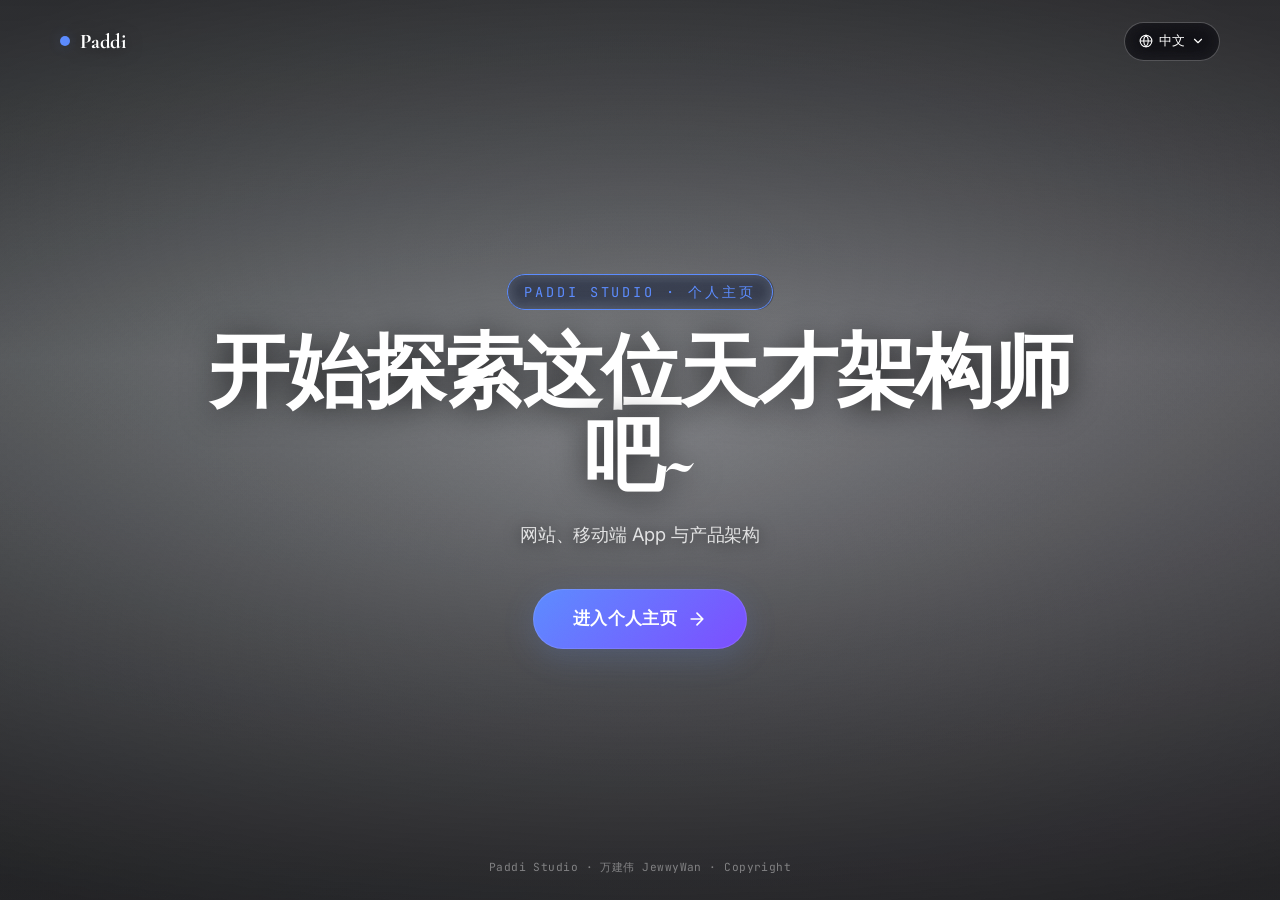
<file: index.html>
<!DOCTYPE html>
<html data-page="index" lang="zh-CN" data-theme="dark">
<head>
  <meta charset="UTF-8">
  <meta name="viewport" content="width=device-width, initial-scale=1.0">
  <title>Paddi Studio · 万建伟 JewwyWan</title>
  <link rel="preconnect" href="https://fonts.googleapis.com">
  <link rel="preconnect" href="https://fonts.gstatic.com" crossorigin>
  <link href="https://fonts.googleapis.com/css2?family=Cormorant+Garamond:wght@400;600;700&family=Inter:wght@300;400;500;600;700&family=JetBrains+Mono:wght@400;500&family=Noto+Sans+JP:wght@400;500&family=Noto+Sans+KR:wght@400;500&display=swap" rel="stylesheet">
  <link rel="stylesheet" href="./css/reset.css?v=20260720a">
  <link rel="stylesheet" href="./css/variables.css?v=20260720a">
  <link rel="stylesheet" href="./css/welcome.css?v=20261010-personal">
  <link rel="stylesheet" href="./css/cursor-ripple.css?v=20260721b">
</head>
<body class="welcome-body">

  <!-- Paddi 品牌记忆动画背景 -->
  <video id="welcome-video" class="welcome-animation" autoplay muted loop playsinline preload="auto" aria-label="Paddi 品牌记忆动画">
    <source src="./assets/paddi-brand-memory-animation.mp4" type="video/mp4">
  </video>

  <!-- 降暗遮罩层 -->
  <div class="welcome-overlay"></div>

  <!-- 背景涟漪 canvas（鼠标移动跟随荡开，pointer-events:none 不挡按钮）-->
  <canvas id="ripple-canvas"></canvas>

  <!-- 主容器 -->
  <div class="welcome-wrap">

    <!-- 顶部品牌栏 -->
    <header class="welcome-top">
      <a href="./home.html" class="welcome-brand">
        <span class="wb-dot"></span>
        <span>Paddi</span>
      </a>

      <!-- 语言切换 -->
      <div class="welcome-lang">
        <button class="welcome-lang-btn" id="langToggle" aria-label="切换语言" aria-haspopup="menu" aria-expanded="false" aria-controls="langDropdown">
          <svg viewBox="0 0 24 24" fill="none" stroke="currentColor" stroke-width="1.8" stroke-linecap="round" stroke-linejoin="round"><circle cx="12" cy="12" r="10"/><path d="M2 12h20M12 2a15.3 15.3 0 014 10 15.3 15.3 0 01-4 10 15.3 15.3 0 01-4-10 15.3 15.3 0 014-10z"/></svg>
          <span id="langCurrent">中文</span>
          <svg viewBox="0 0 24 24" fill="none" stroke="currentColor" stroke-width="2" stroke-linecap="round" stroke-linejoin="round"><path d="M6 9l6 6 6-6"/></svg>
        </button>
        <div class="welcome-lang-dropdown" id="langDropdown" role="menu" aria-label="语言选项">
          <button class="lang-option" data-lang="zh" role="menuitemradio" aria-checked="false"><span class="lang-flag">🇨🇳</span>中文</button>
          <button class="lang-option" data-lang="en" role="menuitemradio" aria-checked="false"><span class="lang-flag">🇬🇧</span>English</button>
          <button class="lang-option" data-lang="ja" role="menuitemradio" aria-checked="false"><span class="lang-flag">🇯🇵</span>日本語</button>
          <button class="lang-option" data-lang="ko" role="menuitemradio" aria-checked="false"><span class="lang-flag">🇰🇷</span>한국어</button>
        </div>
      </div>
    </header>

    <!-- 中央内容 -->
    <main class="welcome-center">
      <div class="welcome-eyebrow" data-i18n="welcome.eyebrow">Paddi Studio · 个人主页</div>

      <h1 class="welcome-title">
        <span data-i18n="welcome.title">开始探索这位天才架构师吧~</span>
      </h1>

      <p class="welcome-subtitle" data-i18n="welcome.subtitle">
        网站、移动端 App 与产品架构
      </p>
      <!-- 进入个人主页 -->
      <div class="welcome-cta">
        <a class="welcome-btn-primary" href="./home.html">
          <span data-i18n="welcome.start">进入个人主页</span>
          <svg viewBox="0 0 24 24" fill="none" stroke="currentColor" stroke-width="2" stroke-linecap="round" stroke-linejoin="round"><path d="M5 12h14M12 5l7 7-7 7"/></svg>
        </a>
      </div>
    </main>

    <!-- 底部 -->
    <footer class="welcome-foot">
      <span data-i18n="welcome.foot">Paddi Studio · 万建伟 JewwyWan · Copyright</span>
    </footer>

  </div>

  <!-- JS -->
  <script src="./JS/i18n.js?v=20261011-i18n2"></script>
  <script src="./JS/ripple.js?v=20260721b"></script>
</body>
</html>
</file>
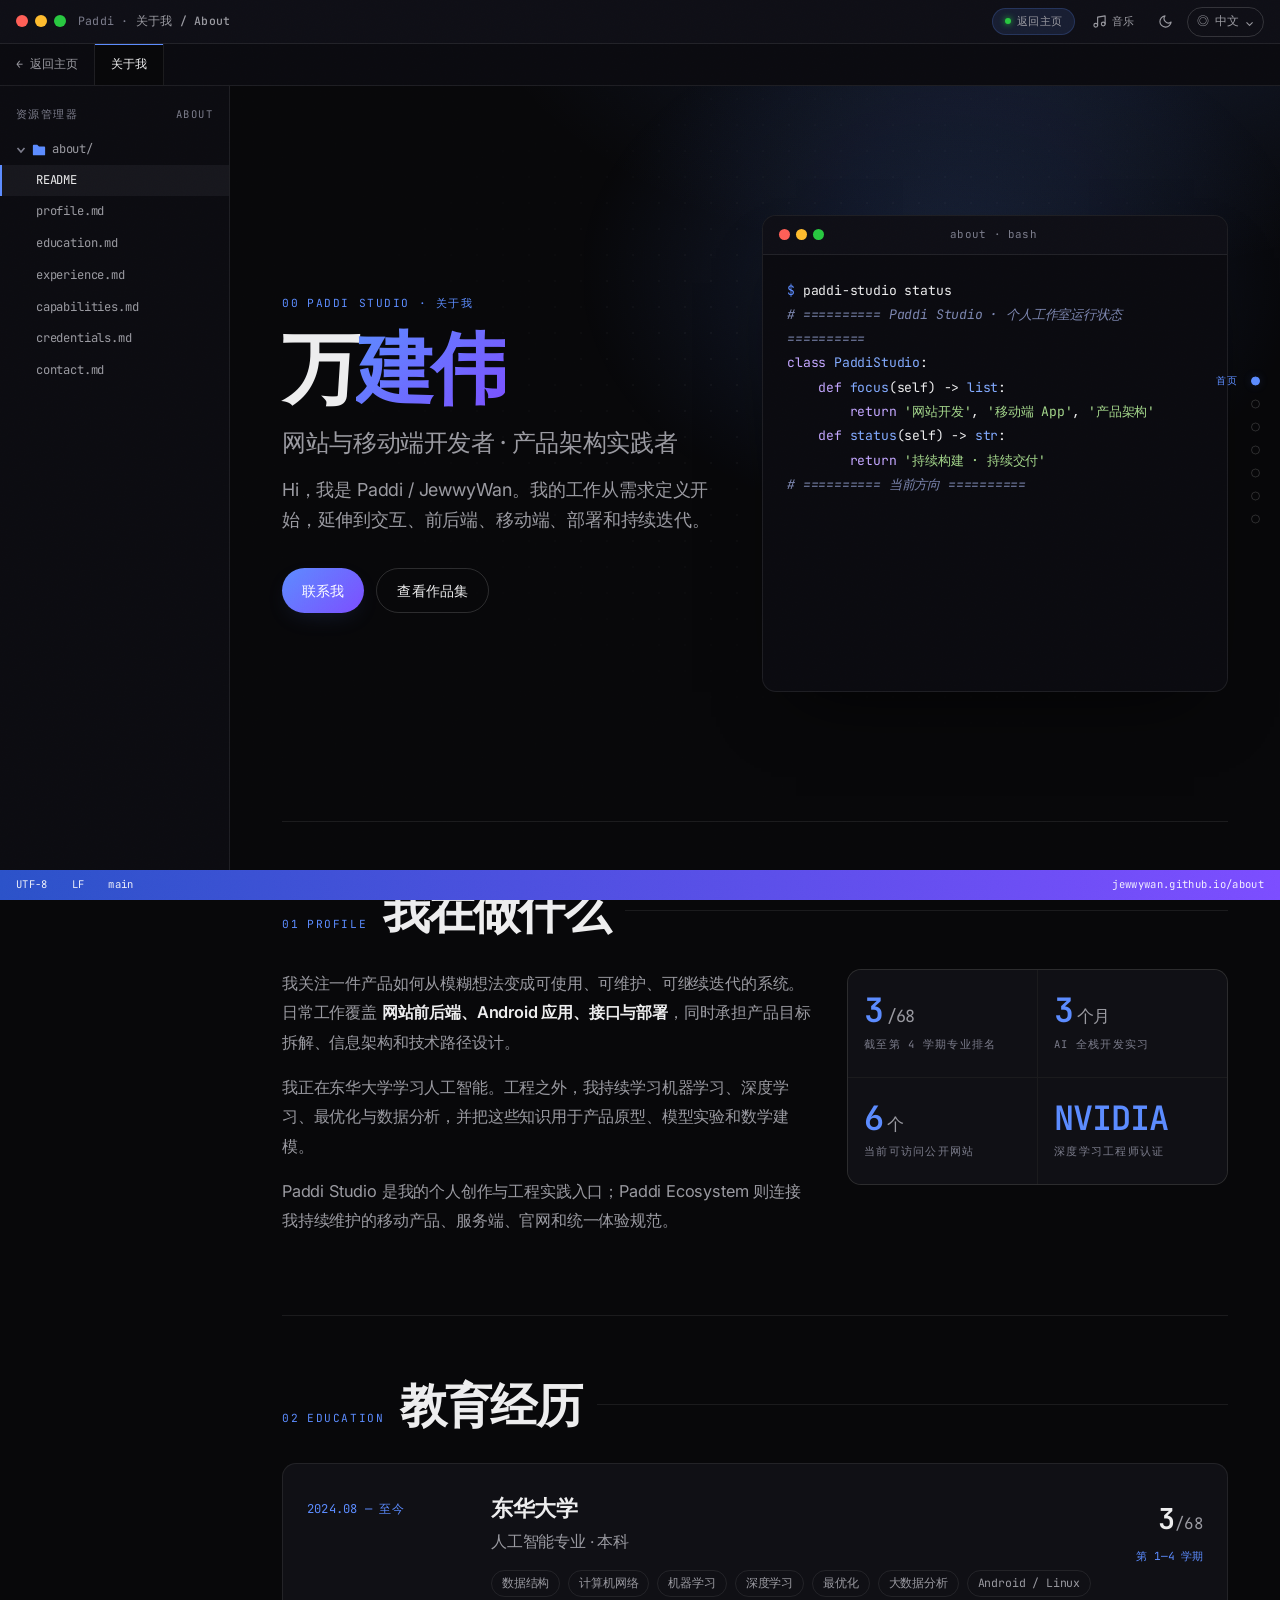
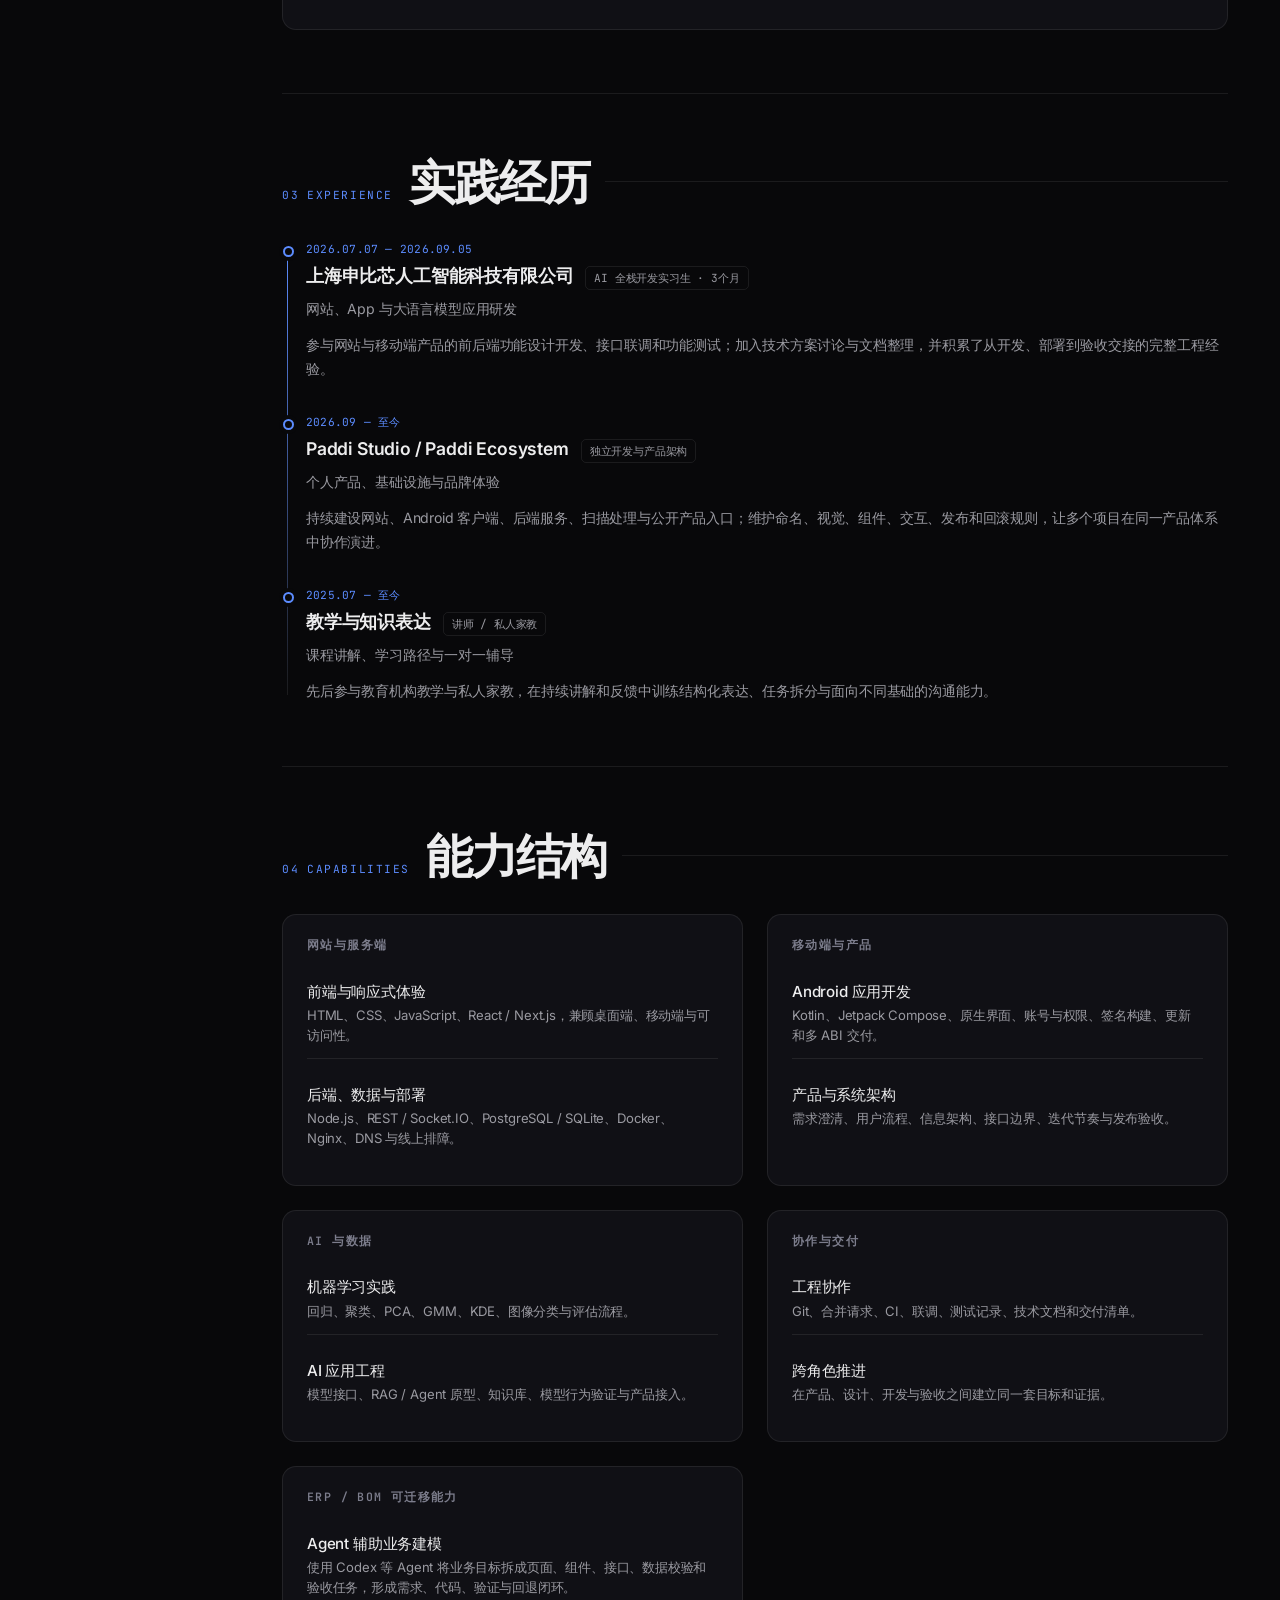
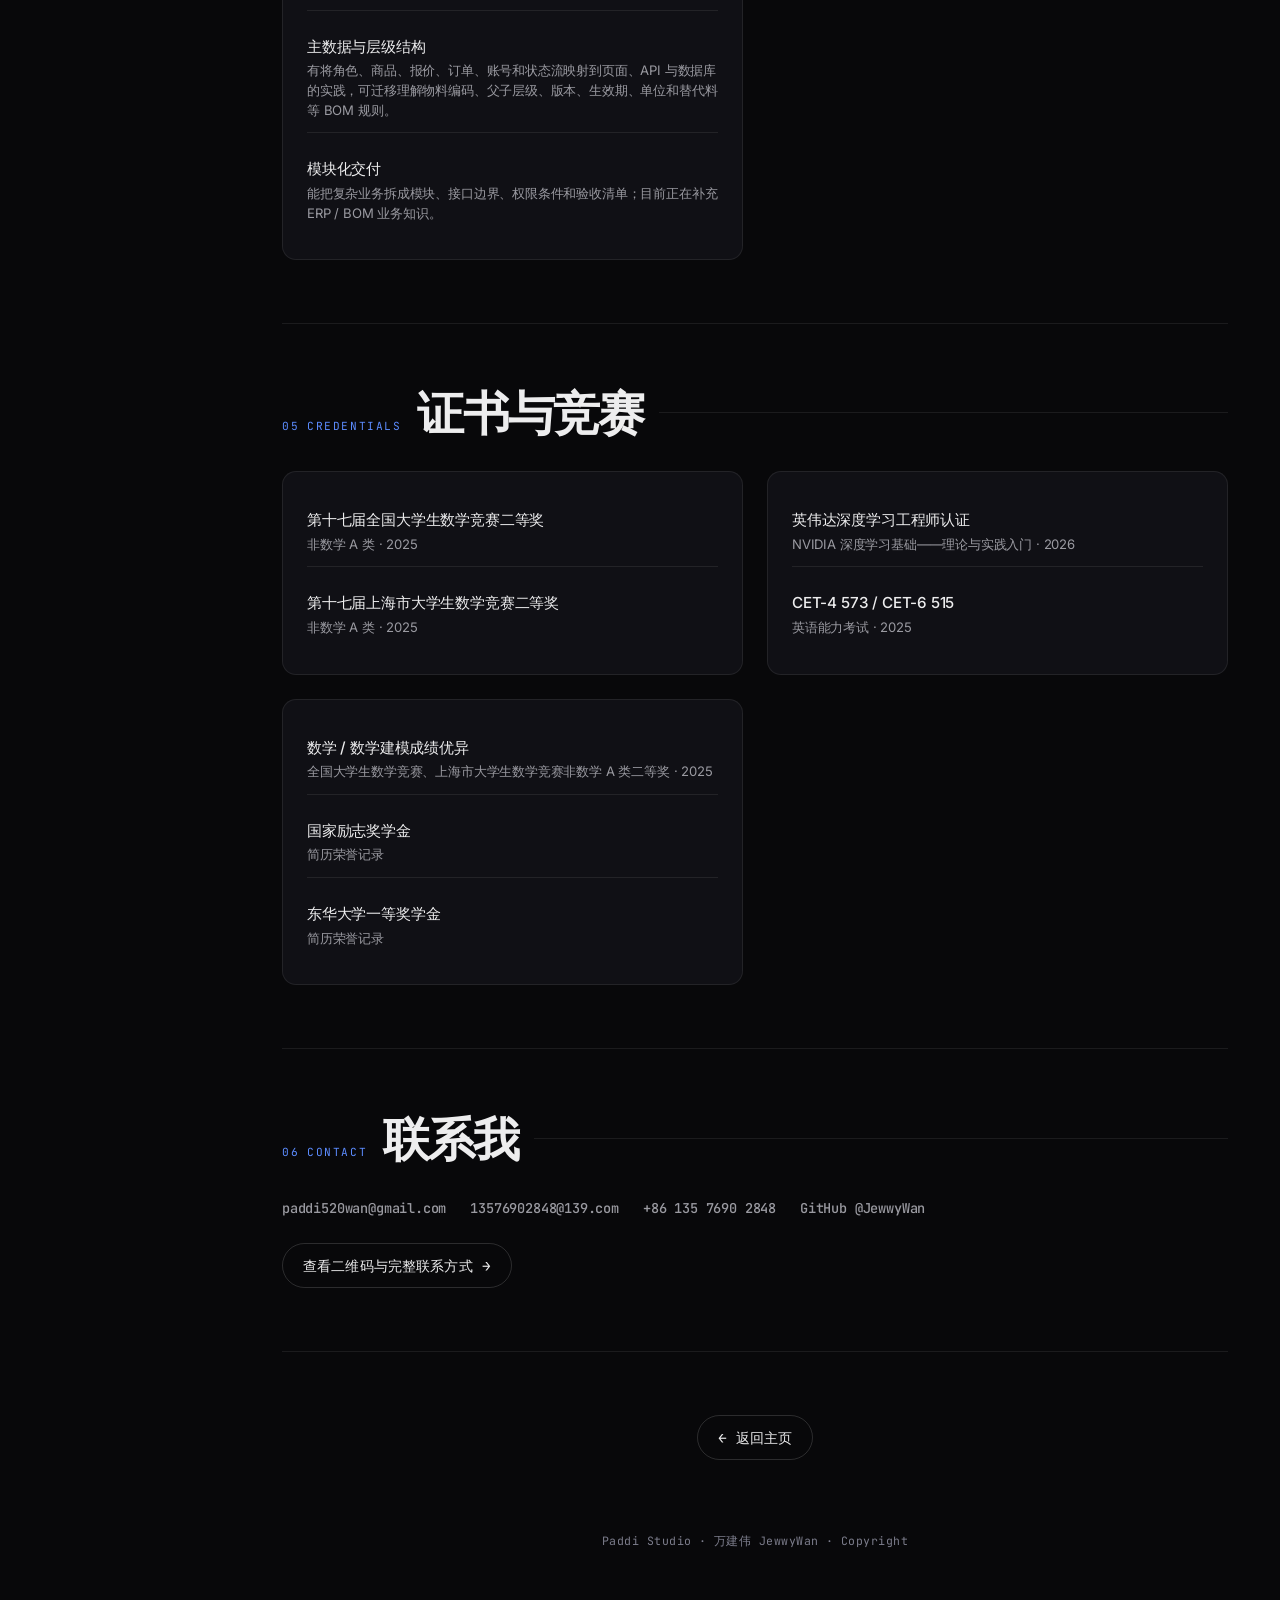
<file: about.html>
<!DOCTYPE html>
<html data-page="about" lang="zh-CN" data-theme="dark">
<head>
  <meta charset="UTF-8">
  <meta name="viewport" content="width=device-width, initial-scale=1.0">
  <meta name="description" content="万建伟 JewwyWan 的个人介绍：网站与移动端开发、产品架构、学习经历、实习与专业能力。">
  <title>关于万建伟 JewwyWan · Paddi Studio</title>
  <link rel="preconnect" href="https://fonts.googleapis.com">
  <link rel="preconnect" href="https://fonts.gstatic.com" crossorigin>
  <link href="https://fonts.googleapis.com/css2?family=Cormorant+Garamond:wght@400;600;700&family=Inter:wght@300;400;500;600&family=JetBrains+Mono:wght@400;500&display=swap" rel="stylesheet">
  <link rel="stylesheet" href="./css/reset.css?v=20260712e">
  <link rel="stylesheet" href="./css/variables.css?v=20260712e">
  <link rel="stylesheet" href="./css/layout.css?v=20260721b">
  <link rel="stylesheet" href="./css/components.css?v=20261010-profile">
  <link rel="stylesheet" href="./css/animations.css?v=20260712e">
  <link rel="stylesheet" href="./css/cursor-ripple.css?v=20260721b">
</head>
<body>
  <canvas id="ripple-canvas"></canvas>
  <audio id="bgm-audio" preload="auto" loop><source src="./assets/bgm-feng.wav" type="audio/wav"></audio>
  <div class="progress" id="progress"></div>

  <div class="titlebar">
    <div class="titlebar-left">
      <div class="traffic"><span class="r"></span><span class="y"></span><span class="g"></span></div>
      <span class="titlebar-path">Paddi · <b>关于我 / About</b></span>
    </div>
    <div class="titlebar-center">万建伟 · Website / App / Product</div>
    <div class="titlebar-right">
      <a href="./home.html" class="status-pill" style="text-decoration:none;color:inherit;"><span class="dot" style="background:var(--green)"></span>返回主页</a>
      <button class="titlebar-music" id="musicToggle" title="播放音乐" aria-label="播放音乐">
        <svg viewBox="0 0 24 24" fill="none" stroke="currentColor" stroke-width="1.8" stroke-linecap="round" stroke-linejoin="round"><path d="M9 18V5l12-2v13"/><circle cx="6" cy="18" r="3"/><circle cx="18" cy="16" r="3"/></svg><span class="music-label">音乐</span>
      </button>
      <button class="theme-btn" id="themeBtn" title="切换主题" aria-label="切换主题"><svg viewBox="0 0 24 24" fill="none" stroke="currentColor" stroke-width="1.8" stroke-linecap="round" stroke-linejoin="round"><path d="M21 12.8A9 9 0 1111.2 3a7 7 0 009.8 9.8z"/></svg></button>
    </div>
  </div>

  <div class="tabstrip">
    <button class="tab" data-href="./home.html">← 返回主页</button>
    <button class="tab active" data-target="about-hero">关于我</button>
  </div>

  <aside class="rail">
    <div class="rail-header"><span>资源管理器</span><span>about</span></div>
    <div class="tree">
      <div class="tree-folder open" data-folder>
        <svg class="chev" viewBox="0 0 10 10" fill="none" stroke="currentColor" stroke-width="1.6"><path d="M3 1.5L7 5L3 8.5"/></svg>
        <svg class="ic" viewBox="0 0 16 16" fill="currentColor"><path d="M1 3a1 1 0 011-1h4l2 2h6a1 1 0 011 1v8a1 1 0 01-1 1H2a1 1 0 01-1-1V3z"/></svg>
        <span>about/</span>
      </div>
      <div class="tree-children">
        <div class="tree-file active" data-scroll="about-hero">README</div>
        <div class="tree-file" data-scroll="about-bg">profile.md</div>
        <div class="tree-file" data-scroll="about-edu">education.md</div>
        <div class="tree-file" data-scroll="about-exp">experience.md</div>
        <div class="tree-file" data-scroll="about-skills">capabilities.md</div>
        <div class="tree-file" data-scroll="about-certs">credentials.md</div>
        <div class="tree-file" data-scroll="about-contact">contact.md</div>
      </div>
    </div>
  </aside>

  <main class="content">
    <section id="about-hero" class="hero rv">
      <div class="hero-left">
        <span class="eyebrow solo">Paddi Studio · 关于我</span>
        <h1>万<span class="grad">建伟</span></h1>
        <p class="role">网站与移动端开发者 · 产品架构实践者</p>
        <p class="lede">Hi，我是 Paddi / JewwyWan。我的工作从需求定义开始，延伸到交互、前后端、移动端、部署和持续迭代。</p>
        <div class="hero-cta"><a href="./contact.html" class="btn pri">联系我</a><a href="./portfolio.html" class="btn ghost">查看作品集</a></div>
      </div>
      <div class="win">
        <div class="win-bar"><div class="traffic"><span class="r"></span><span class="y"></span><span class="g"></span></div><span class="win-title">about · bash</span></div>
        <div class="term" id="terminal-output"></div>
      </div>
    </section>

    <section id="about-bg" class="rv">
      <div class="section-head"><span class="eyebrow">PROFILE</span><h2>我在做什么</h2><span class="head-line"></span></div>
      <div class="about-grid">
        <div class="about-text">
          <p>我关注一件产品如何从模糊想法变成可使用、可维护、可继续迭代的系统。日常工作覆盖 <b>网站前后端、Android 应用、接口与部署</b>，同时承担产品目标拆解、信息架构和技术路径设计。</p>
          <p>我正在东华大学学习人工智能。工程之外，我持续学习机器学习、深度学习、最优化与数据分析，并把这些知识用于产品原型、模型实验和数学建模。</p>
          <p>Paddi Studio 是我的个人创作与工程实践入口；Paddi Ecosystem 则连接我持续维护的移动产品、服务端、官网和统一体验规范。</p>
        </div>
        <div class="stat-grid rv-stagger">
          <div class="stat"><div class="num">3<small>/68</small></div><div class="lbl">截至第 4 学期专业排名</div></div>
          <div class="stat"><div class="num">3<small>个月</small></div><div class="lbl">AI 全栈开发实习</div></div>
          <div class="stat"><div class="num">6<small>个</small></div><div class="lbl">当前可访问公开网站</div></div>
          <div class="stat"><div class="num">NVIDIA</div><div class="lbl">深度学习工程师认证</div></div>
        </div>
      </div>
    </section>

    <section id="about-edu" class="rv">
      <div class="section-head"><span class="eyebrow">EDUCATION</span><h2>教育经历</h2><span class="head-line"></span></div>
      <div class="edu-card">
        <div class="edu-period">2024.08 — 至今</div>
        <div class="edu-main">
          <h3>东华大学</h3>
          <div class="edu-major">人工智能专业 · 本科</div>
          <div class="edu-courses"><span class="chip">数据结构</span><span class="chip">计算机网络</span><span class="chip">机器学习</span><span class="chip">深度学习</span><span class="chip">最优化</span><span class="chip">大数据分析</span><span class="chip">Android / Linux</span></div>
        </div>
        <div class="edu-gpa"><div class="v">3<small>/68</small></div><div class="rank">第 1—4 学期</div></div>
      </div>
    </section>

    <section id="about-exp" class="rv">
      <div class="section-head"><span class="eyebrow">EXPERIENCE</span><h2>实践经历</h2><span class="head-line"></span></div>
      <div class="timeline">
        <article class="tl-item">
          <div class="tl-period">2026.07.07 — 2026.09.05</div>
          <div class="tl-head"><h3>上海申比芯人工智能科技有限公司</h3><span class="role-tag">AI 全栈开发实习生 · 3个月</span></div>
          <div class="tl-org">网站、App 与大语言模型应用研发</div>
          <p class="tl-gain">参与网站与移动端产品的前后端功能设计开发、接口联调和功能测试；加入技术方案讨论与文档整理，并积累了从开发、部署到验收交接的完整工程经验。</p>
        </article>
        <article class="tl-item">
          <div class="tl-period">2026.09 — 至今</div>
          <div class="tl-head"><h3>Paddi Studio / Paddi Ecosystem</h3><span class="role-tag">独立开发与产品架构</span></div>
          <div class="tl-org">个人产品、基础设施与品牌体验</div>
          <p class="tl-gain">持续建设网站、Android 客户端、后端服务、扫描处理与公开产品入口；维护命名、视觉、组件、交互、发布和回滚规则，让多个项目在同一产品体系中协作演进。</p>
        </article>
        <article class="tl-item">
          <div class="tl-period">2025.07 — 至今</div>
          <div class="tl-head"><h3>教学与知识表达</h3><span class="role-tag">讲师 / 私人家教</span></div>
          <div class="tl-org">课程讲解、学习路径与一对一辅导</div>
          <p class="tl-gain">先后参与教育机构教学与私人家教，在持续讲解和反馈中训练结构化表达、任务拆分与面向不同基础的沟通能力。</p>
        </article>
      </div>
    </section>

    <section id="about-skills" class="rv">
      <div class="section-head"><span class="eyebrow">CAPABILITIES</span><h2>能力结构</h2><span class="head-line"></span></div>
      <div class="skill-blocks">
        <article class="skill-block"><h4>网站与服务端</h4><div class="cert-list">
          <div class="cert"><div class="body"><div class="t">前端与响应式体验</div><div class="d">HTML、CSS、JavaScript、React / Next.js，兼顾桌面端、移动端与可访问性。</div></div></div>
          <div class="cert"><div class="body"><div class="t">后端、数据与部署</div><div class="d">Node.js、REST / Socket.IO、PostgreSQL / SQLite、Docker、Nginx、DNS 与线上排障。</div></div></div>
        </div></article>
        <article class="skill-block"><h4>移动端与产品</h4><div class="cert-list">
          <div class="cert"><div class="body"><div class="t">Android 应用开发</div><div class="d">Kotlin、Jetpack Compose、原生界面、账号与权限、签名构建、更新和多 ABI 交付。</div></div></div>
          <div class="cert"><div class="body"><div class="t">产品与系统架构</div><div class="d">需求澄清、用户流程、信息架构、接口边界、迭代节奏与发布验收。</div></div></div>
        </div></article>
        <article class="skill-block"><h4>AI 与数据</h4><div class="cert-list">
          <div class="cert"><div class="body"><div class="t">机器学习实践</div><div class="d">回归、聚类、PCA、GMM、KDE、图像分类与评估流程。</div></div></div>
          <div class="cert"><div class="body"><div class="t">AI 应用工程</div><div class="d">模型接口、RAG / Agent 原型、知识库、模型行为验证与产品接入。</div></div></div>
        </div></article>
        <article class="skill-block"><h4>协作与交付</h4><div class="cert-list">
          <div class="cert"><div class="body"><div class="t">工程协作</div><div class="d">Git、合并请求、CI、联调、测试记录、技术文档和交付清单。</div></div></div>
          <div class="cert"><div class="body"><div class="t">跨角色推进</div><div class="d">在产品、设计、开发与验收之间建立同一套目标和证据。</div></div></div>
        </div></article>
        <article class="skill-block skill-block-erp"><h4>ERP / BOM 可迁移能力</h4><div class="cert-list">
          <div class="cert"><div class="body"><div class="t">Agent 辅助业务建模</div><div class="d">使用 Codex 等 Agent 将业务目标拆成页面、组件、接口、数据校验和验收任务，形成需求、代码、验证与回退闭环。</div></div></div>
          <div class="cert"><div class="body"><div class="t">主数据与层级结构</div><div class="d">有将角色、商品、报价、订单、账号和状态流映射到页面、API 与数据库的实践，可迁移理解物料编码、父子层级、版本、生效期、单位和替代料等 BOM 规则。</div></div></div>
          <div class="cert"><div class="body"><div class="t">模块化交付</div><div class="d">能把复杂业务拆成模块、接口边界、权限条件和验收清单；目前正在补充 ERP / BOM 业务知识。</div></div></div>
        </div></article>
      </div>
    </section>

    <section id="about-certs" class="rv">
      <div class="section-head"><span class="eyebrow">CREDENTIALS</span><h2>证书与竞赛</h2><span class="head-line"></span></div>
      <div class="skill-blocks">
        <article class="skill-block"><div class="cert-list">
          <div class="cert"><div class="body"><div class="t">第十七届全国大学生数学竞赛二等奖</div><div class="d">非数学 A 类 · 2025</div></div></div>
          <div class="cert"><div class="body"><div class="t">第十七届上海市大学生数学竞赛二等奖</div><div class="d">非数学 A 类 · 2025</div></div></div>
        </div></article>
        <article class="skill-block"><div class="cert-list">
          <div class="cert"><div class="body"><div class="t">英伟达深度学习工程师认证</div><div class="d">NVIDIA 深度学习基础——理论与实践入门 · 2026</div></div></div>
          <div class="cert"><div class="body"><div class="t">CET-4 573 / CET-6 515</div><div class="d">英语能力考试 · 2025</div></div></div>
        </div></article>
        <article class="skill-block"><div class="cert-list">
          <div class="cert"><div class="body"><div class="t">数学 / 数学建模成绩优异</div><div class="d">全国大学生数学竞赛、上海市大学生数学竞赛非数学 A 类二等奖 · 2025</div></div></div>
          <div class="cert"><div class="body"><div class="t">国家励志奖学金</div><div class="d">简历荣誉记录</div></div></div>
          <div class="cert"><div class="body"><div class="t">东华大学一等奖学金</div><div class="d">简历荣誉记录</div></div></div>
        </div></article>
      </div>
    </section>

    <section id="about-contact" class="rv">
      <div class="section-head"><span class="eyebrow">CONTACT</span><h2>联系我</h2><span class="head-line"></span></div>
      <div class="contact-inline">
        <a href="mailto:paddi520wan@gmail.com" class="plink">paddi520wan@gmail.com</a>
        <a href="mailto:13576902848@139.com" class="plink">13576902848@139.com</a>
        <a href="tel:+8613576902848" class="plink">+86 135 7690 2848</a>
        <a href="https://github.com/JewwyWan" target="_blank" rel="noopener" class="plink">GitHub @JewwyWan</a>
      </div>
      <div style="margin-top:var(--sp-5)"><a href="./contact.html" class="btn ghost">查看二维码与完整联系方式 →</a></div>
    </section>

    <section id="back" class="rv" style="text-align:center;padding-bottom:var(--sp-8)">
      <a href="./home.html" class="btn ghost">← 返回主页</a>
      <div class="foot-sig" style="margin-top:var(--sp-5)">Paddi Studio · 万建伟 JewwyWan · Copyright</div>
    </section>
  </main>

  <nav class="scrollnav">
    <a href="#about-hero" data-id="about-hero" data-label="首页"></a>
    <a href="#about-bg" data-id="about-bg" data-label="简介"></a>
    <a href="#about-edu" data-id="about-edu" data-label="教育"></a>
    <a href="#about-exp" data-id="about-exp" data-label="经历"></a>
    <a href="#about-skills" data-id="about-skills" data-label="能力"></a>
    <a href="#about-certs" data-id="about-certs" data-label="证书"></a>
    <a href="#about-contact" data-id="about-contact" data-label="联系"></a>
  </nav>
  <div class="statusbar"><div class="sb-item">UTF-8</div><div class="sb-item">LF</div><div class="sb-item">main</div><div class="sb-spacer"></div><div class="sb-item">jewwywan.github.io/about</div></div>

  <script src="./JS/copy.js?v=20260712e"></script>
  <script src="./JS/i18n.js?v=20261011-i18n2"></script>
  <script src="./JS/terminal.js?v=20261010-personal"></script>
  <script src="./JS/main.js?v=20260721b"></script>
  <script src="./JS/music.js?v=20260712e"></script>
  <script src="./JS/nav.js?v=20261011-dark"></script>
  <script src="./JS/ripple.js?v=20260721b"></script>
</body>
</html>
</file>
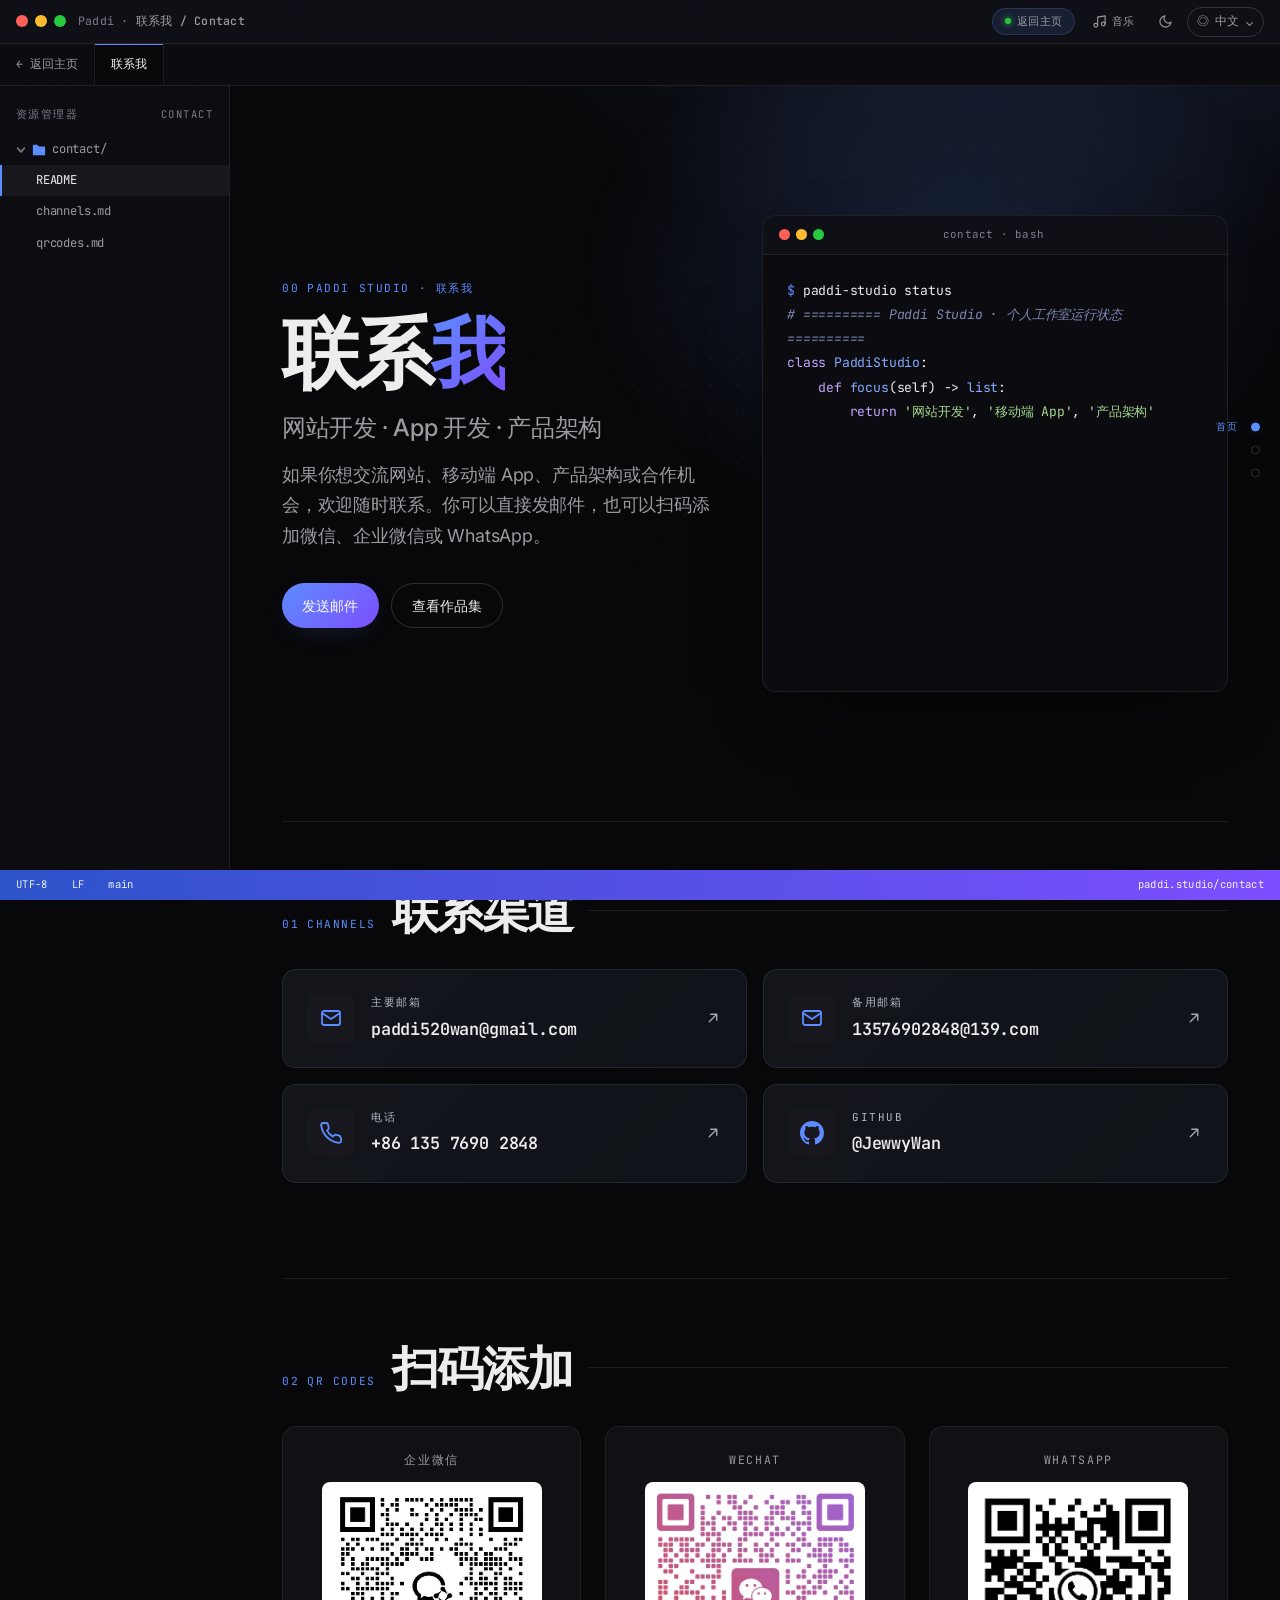
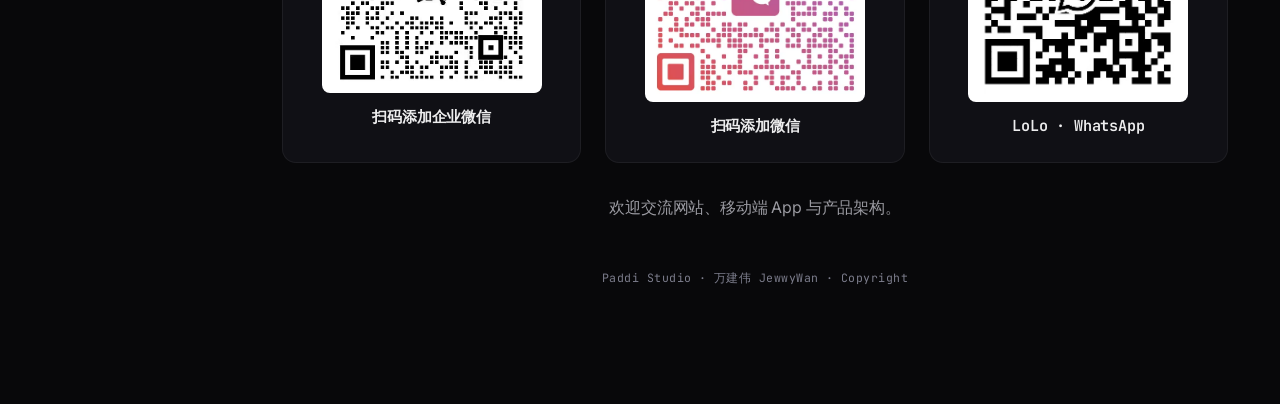
<file: contact.html>
<!DOCTYPE html>
<html data-page="contact" lang="zh-CN" data-theme="dark">
<head>
  <meta charset="UTF-8">
  <meta name="viewport" content="width=device-width, initial-scale=1.0">
  <title>Paddi Studio · 联系我 Contact</title>
  <link rel="preconnect" href="https://fonts.googleapis.com">
  <link rel="preconnect" href="https://fonts.gstatic.com" crossorigin>
  <link href="https://fonts.googleapis.com/css2?family=Cormorant+Garamond:wght@400;600;700&family=Inter:wght@300;400;500;600&family=JetBrains+Mono:wght@400;500&display=swap" rel="stylesheet">
  <link rel="stylesheet" href="./css/reset.css?v=20260712e">
  <link rel="stylesheet" href="./css/variables.css?v=20260712e">
  <link rel="stylesheet" href="./css/layout.css?v=20260721b">
  <link rel="stylesheet" href="./css/components.css?v=20260721c">
  <link rel="stylesheet" href="./css/animations.css?v=20260712e">
  <link rel="stylesheet" href="./css/cursor-ripple.css?v=20260721b">
</head>
<body>
  <!-- 背景涟漪 canvas（鼠标移动跟随荡开，pointer-events:none 不挡按钮）-->
  <canvas id="ripple-canvas"></canvas>

  <!-- 背景音乐（枫 · 纯音乐，跨子页面持续播放） -->
  <audio id="bgm-audio" preload="auto" loop>
    <source src="./assets/bgm-feng.wav" type="audio/wav">
  </audio>

  <!-- 顶部阅读进度条 -->
  <div class="progress" id="progress"></div>

  <!-- 顶部 titlebar -->
  <div class="titlebar">
    <div class="titlebar-left">
      <div class="traffic">
        <span class="r"></span><span class="y"></span><span class="g"></span>
      </div>
      <span class="titlebar-path">Paddi · <b>联系我 / Contact</b></span>
    </div>
    <div class="titlebar-center">万建伟 · Website / App / Product</div>
    <div class="titlebar-right">
      <a href="./home.html" class="status-pill" style="text-decoration:none;color:inherit;">
        <span class="dot" style="background:var(--green)"></span>返回主页
      </a>
      <!-- 音乐切换 -->
      <button class="titlebar-music" id="musicToggle" title="播放音乐" aria-label="播放音乐">
        <svg viewBox="0 0 24 24" fill="none" stroke="currentColor" stroke-width="1.8" stroke-linecap="round" stroke-linejoin="round"><path d="M9 18V5l12-2v13"/><circle cx="6" cy="18" r="3"/><circle cx="18" cy="16" r="3"/></svg>
        <span class="music-label">音乐</span>
      </button>
      <button class="theme-btn" id="themeBtn" title="切换主题" aria-label="切换主题">
        <svg viewBox="0 0 24 24" fill="none" stroke="currentColor" stroke-width="1.8" stroke-linecap="round" stroke-linejoin="round"><path d="M21 12.8A9 9 0 1111.2 3a7 7 0 009.8 9.8z"/></svg>
      </button>
    </div>
  </div>

  <!-- Tab 栏 -->
  <div class="tabstrip">
    <button class="tab" data-href="./home.html">← 返回主页</button>
    <button class="tab active" data-target="contact-hero">联系我</button>
  </div>

  <!-- 左侧文件树 -->
  <aside class="rail">
    <div class="rail-header"><span>资源管理器</span><span>contact</span></div>
    <div class="tree">
      <div class="tree-folder open" data-folder>
        <svg class="chev" viewBox="0 0 10 10" fill="none" stroke="currentColor" stroke-width="1.6" stroke-linecap="round" stroke-linejoin="round"><path d="M3 1.5L7 5L3 8.5"/></svg>
        <svg class="ic" viewBox="0 0 16 16" fill="currentColor"><path d="M1 3a1 1 0 011-1h4l2 2h6a1 1 0 011 1v8a1 1 0 01-1 1H2a1 1 0 01-1-1V3z"/></svg>
        <span>contact/</span>
      </div>
      <div class="tree-children">
        <div class="tree-file active" data-scroll="contact-hero">README</div>
        <div class="tree-file" data-scroll="contact-cards">channels.md</div>
        <div class="tree-file" data-scroll="contact-qr">qrcodes.md</div>
      </div>
    </div>
  </aside>

  <!-- 主内容区 -->
  <main class="content">
    <!-- Hero 首屏 -->
    <section id="contact-hero" class="hero rv">
      <div class="hero-left">
        <span class="eyebrow solo">Paddi Studio · 联系我</span>
        <h1>联系<span class="grad">我</span></h1>
        <p class="role">网站开发 · App 开发 · 产品架构</p>
        <p class="lede">如果你想交流网站、移动端 App、产品架构或合作机会，欢迎随时联系。你可以直接发邮件，也可以扫码添加微信、企业微信或 WhatsApp。</p>
        <div class="hero-cta">
          <a href="mailto:paddi520wan@gmail.com" class="btn pri">发送邮件</a>
          <a href="./portfolio.html" class="btn ghost">查看作品集</a>
        </div>
      </div>
      <!-- 终端窗口 -->
      <div class="win">
        <div class="win-bar">
          <div class="traffic">
            <span class="r"></span><span class="y"></span><span class="g"></span>
          </div>
          <span class="win-title">contact · bash</span>
        </div>
        <div class="term" id="terminal-output"></div>
      </div>
    </section>

    <!-- 01 联系卡片 -->
    <section id="contact-cards" class="rv">
      <div class="section-head">
        <span class="eyebrow">CHANNELS</span>
        <h2>联系渠道</h2>
        <span class="head-line"></span>
      </div>

      <div class="contact-cards">
        <a href="mailto:paddi520wan@gmail.com" class="contact-card">
          <div class="cc-icon">
            <svg viewBox="0 0 24 24" fill="none" stroke="currentColor" stroke-width="1.8" stroke-linecap="round" stroke-linejoin="round"><rect x="3" y="5" width="18" height="14" rx="2"/><path d="M3 7l9 6 9-6"/></svg>
          </div>
          <div class="cc-body">
            <div class="cc-label">主要邮箱</div>
            <div class="cc-value" data-copy="paddi520wan@gmail.com">paddi520wan@gmail.com</div>
          </div>
          <svg class="cc-arrow" viewBox="0 0 24 24" fill="none" stroke="currentColor" stroke-width="1.8" stroke-linecap="round" stroke-linejoin="round"><path d="M7 17L17 7M9 7h8v8"/></svg>
        </a>

        <a href="mailto:13576902848@139.com" class="contact-card">
          <div class="cc-icon">
            <svg viewBox="0 0 24 24" fill="none" stroke="currentColor" stroke-width="1.8" stroke-linecap="round" stroke-linejoin="round"><rect x="3" y="5" width="18" height="14" rx="2"/><path d="M3 7l9 6 9-6"/></svg>
          </div>
          <div class="cc-body">
            <div class="cc-label">备用邮箱</div>
            <div class="cc-value" data-copy="13576902848@139.com">13576902848@139.com</div>
          </div>
          <svg class="cc-arrow" viewBox="0 0 24 24" fill="none" stroke="currentColor" stroke-width="1.8" stroke-linecap="round" stroke-linejoin="round"><path d="M7 17L17 7M9 7h8v8"/></svg>
        </a>

        <a href="tel:+8613576902848" class="contact-card">
          <div class="cc-icon">
            <svg viewBox="0 0 24 24" fill="none" stroke="currentColor" stroke-width="1.8" stroke-linecap="round" stroke-linejoin="round"><path d="M22 16.9v3a2 2 0 01-2.2 2 19.8 19.8 0 01-8.6-3.1 19.5 19.5 0 01-6-6A19.8 19.8 0 012.1 4.2 2 2 0 014.1 2h3a2 2 0 012 1.7c.1.9.3 1.8.6 2.6a2 2 0 01-.5 2.1L8 9.6a16 16 0 006 6l1.2-1.2a2 2 0 012.1-.5c.8.3 1.7.5 2.6.6a2 2 0 011.7 2z"/></svg>
          </div>
          <div class="cc-body">
            <div class="cc-label">电话</div>
            <div class="cc-value">+86 135 7690 2848</div>
          </div>
          <svg class="cc-arrow" viewBox="0 0 24 24" fill="none" stroke="currentColor" stroke-width="1.8" stroke-linecap="round" stroke-linejoin="round"><path d="M7 17L17 7M9 7h8v8"/></svg>
        </a>

        <a href="https://github.com/JewwyWan" target="_blank" rel="noopener" class="contact-card">
          <div class="cc-icon">
            <svg viewBox="0 0 24 24" fill="currentColor"><path d="M12 0C5.37 0 0 5.37 0 12c0 5.31 3.435 9.795 8.205 11.385.6.105.825-.255.825-.57 0-.285-.015-1.23-.015-2.235-3.015.555-3.795-.735-4.035-1.41-.135-.345-.72-1.41-1.23-1.695-.42-.225-1.02-.78-.015-.795.945-.015 1.62.87 1.845 1.23 1.08 1.815 2.805 1.305 3.495.99.105-.78.42-1.305.765-1.605-2.67-.3-5.46-1.335-5.46-5.925 0-1.305.465-2.385 1.23-3.225-.12-.3-.54-1.53.12-3.18 0 0 1.005-.315 3.3 1.23.96-.27 1.98-.405 3-.405s2.04.135 3 .405c2.295-1.56 3.3-1.23 3.3-1.23.66 1.65.24 2.88.12 3.18.765.84 1.23 1.905 1.23 3.225 0 4.605-2.805 5.625-5.475 5.925.435.375.81 1.095.81 2.22 0 1.605-.015 2.895-.015 3.3 0 .315.225.69.825.57A12.02 12.02 0 0024 12c0-6.63-5.37-12-12-12z"/></svg>
          </div>
          <div class="cc-body">
            <div class="cc-label">GitHub</div>
            <div class="cc-value">@JewwyWan</div>
          </div>
          <svg class="cc-arrow" viewBox="0 0 24 24" fill="none" stroke="currentColor" stroke-width="1.8" stroke-linecap="round" stroke-linejoin="round"><path d="M7 17L17 7M9 7h8v8"/></svg>
        </a>
      </div>
    </section>

    <!-- 02 二维码 -->
    <section id="contact-qr" class="rv">
      <div class="section-head">
        <span class="eyebrow">QR CODES</span>
        <h2>扫码添加</h2>
        <span class="head-line"></span>
      </div>

      <div class="qr-grid">
        <article class="qr-card">
          <div class="qr-card-inner">
            <div class="qr-label">企业微信</div>
            <img src="./assets/qr-wechat-work.png" alt="企业微信二维码" class="qr-img" />
            <div class="qr-name">扫码添加企业微信</div>
          </div>
        </article>
        <article class="qr-card">
          <div class="qr-card-inner">
            <div class="qr-label">WeChat</div>
            <img src="./assets/qr-wechat.png" alt="WeChat 二维码" class="qr-img" />
            <div class="qr-name">扫码添加微信</div>
          </div>
        </article>
        <article class="qr-card">
          <div class="qr-card-inner">
            <div class="qr-label">WhatsApp</div>
            <a href="./assets/qr-whatsapp-square.jpg" target="_blank" rel="noopener" aria-label="打开 WhatsApp 二维码">
              <img src="./assets/qr-whatsapp-square.jpg" alt="WhatsApp 联系人 LoLo 的二维码" class="qr-img" />
            </a>
            <div class="qr-name">LoLo · WhatsApp</div>
          </div>
        </article>
      </div>
      <div class="contact-note-footer">欢迎交流网站、移动端 App 与产品架构。</div>
      <div class="foot-sig">Paddi Studio · 万建伟 JewwyWan · Copyright</div>
    </section>
  </main>

  <!-- 右侧滚动导航点 -->
  <nav class="scrollnav">
    <a href="#contact-hero" data-id="contact-hero" data-label="首页"></a>
    <a href="#contact-cards" data-id="contact-cards" data-label="渠道"></a>
    <a href="#contact-qr" data-id="contact-qr" data-label="二维码"></a>
  </nav>

  <!-- 底部状态栏 -->
  <div class="statusbar">
    <div class="sb-item">UTF-8</div>
    <div class="sb-item">LF</div>
    <div class="sb-item">main</div>
    <div class="sb-spacer"></div>
    <div class="sb-item">paddi.studio/contact</div>
  </div>

  <!-- JS 脚本引入 -->
  <script src="./JS/copy.js?v=20260712e"></script>
  <script src="./JS/i18n.js?v=20261011-i18n2"></script>
  <script src="./JS/terminal.js?v=20261010-personal"></script>
  <script src="./JS/main.js?v=20260721b"></script>
  <script src="./JS/music.js?v=20260712e"></script>
  <script src="./JS/nav.js?v=20261011-dark"></script>
  <script src="./JS/ripple.js?v=20260721b"></script>
</body>
</html>
</file>
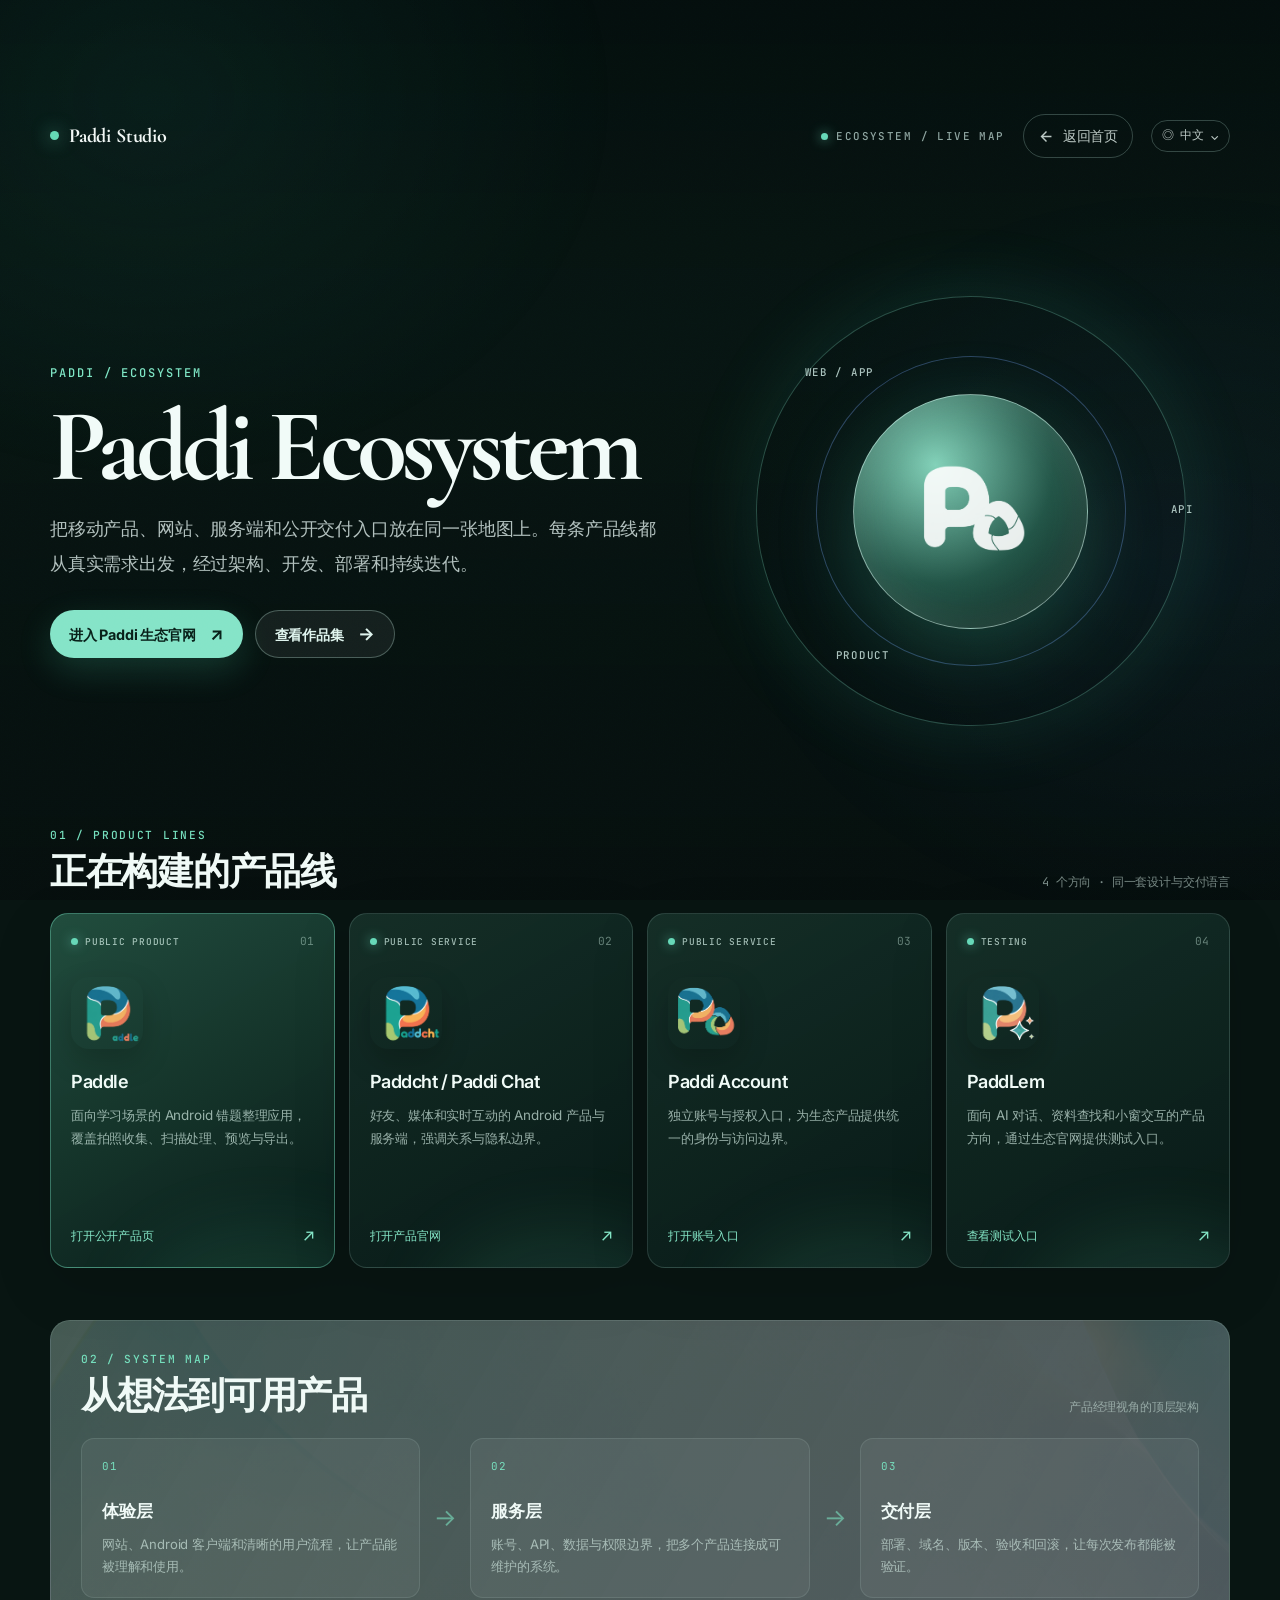
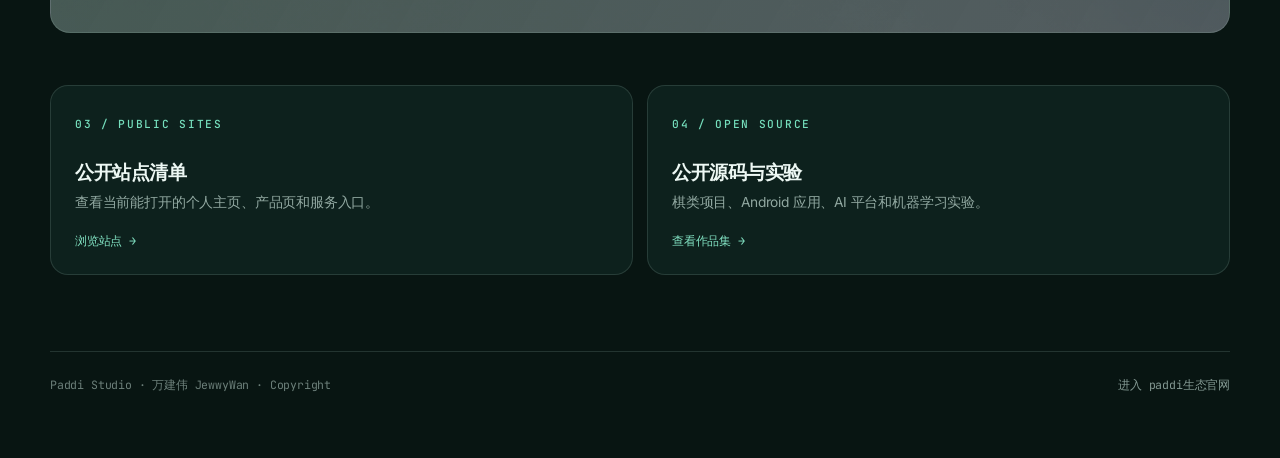
<file: ecosystem.html>
<!DOCTYPE html>
<html data-page="ecosystem" lang="zh-CN" data-theme="dark">
<head>
  <meta charset="UTF-8">
  <meta name="viewport" content="width=device-width, initial-scale=1.0">
  <meta name="description" content="Paddi Ecosystem：万建伟持续建设的网站、移动产品、服务端和公开产品入口。">
  <title>Paddi Ecosystem · 万建伟 JewwyWan</title>
  <link rel="preconnect" href="https://fonts.googleapis.com">
  <link rel="preconnect" href="https://fonts.gstatic.com" crossorigin>
  <link href="https://fonts.googleapis.com/css2?family=Cormorant+Garamond:wght@600;700&family=Inter:wght@400;500;600;700&family=JetBrains+Mono:wght@400;500&display=swap" rel="stylesheet">
  <link rel="stylesheet" href="./css/reset.css?v=20260712e">
  <link rel="stylesheet" href="./css/variables.css?v=20260712e">
  <link rel="stylesheet" href="./css/sites.css?v=20261011-ecosystem">
</head>
<body class="ecosystem-body">
  <video class="eco-video" autoplay muted loop playsinline preload="metadata" aria-hidden="true">
    <source src="./assets/paddi-brand-memory-animation.mp4" type="video/mp4">
  </video>
  <div class="eco-video-shade" aria-hidden="true"></div>
  <div class="sites-glow" aria-hidden="true"></div>

  <header class="sites-header eco-header">
    <a class="sites-brand" href="./home.html" aria-label="返回 Paddi Studio 首页"><span class="sites-brand-dot" aria-hidden="true"></span><span>Paddi Studio</span></a>
    <div class="eco-header-actions">
      <span class="eco-live"><i></i> ECOSYSTEM / LIVE MAP</span>
      <a class="back-link" href="./home.html"><svg viewBox="0 0 24 24" fill="none" stroke="currentColor" stroke-width="2"><path d="M19 12H5M12 19l-7-7 7-7"/></svg>返回首页</a>
    </div>
  </header>

  <main class="eco-main">
    <section class="eco-hero" aria-labelledby="eco-title">
      <div class="eco-hero-copy">
        <p class="sites-kicker">Paddi / Ecosystem</p>
        <h1 id="eco-title">Paddi <span>Ecosystem</span></h1>
        <p class="eco-intro">把移动产品、网站、服务端和公开交付入口放在同一张地图上。每条产品线都从真实需求出发，经过架构、开发、部署和持续迭代。</p>
        <div class="eco-actions">
          <a class="eco-button primary" href="https://paddi-chat.8-210-143-238.sslip.io/downloads/paddi/" target="_blank" rel="noopener">进入 Paddi 生态官网 <span>↗</span></a>
          <a class="eco-button secondary" href="./portfolio.html">查看作品集 <span>→</span></a>
        </div>
      </div>
      <div class="eco-hero-art" aria-label="Paddi 产品生态标志">
        <div class="eco-ring ring-a"></div><div class="eco-ring ring-b"></div>
        <div class="eco-core"><img src="./assets/ecosystem-paddi-mark.png" alt="Paddi 标志"></div>
        <span class="eco-orbit-label label-top">WEB / APP</span>
        <span class="eco-orbit-label label-right">API</span>
        <span class="eco-orbit-label label-bottom">PRODUCT</span>
      </div>
    </section>

    <section class="eco-products" aria-labelledby="products-title">
      <div class="eco-section-head"><div><p class="eco-index">01 / PRODUCT LINES</p><h2 id="products-title">正在构建的产品线</h2></div><p class="eco-section-note">4 个方向 · 同一套设计与交付语言</p></div>
      <div class="eco-product-grid">
        <a class="eco-product-card featured" href="https://jewwywan.github.io/Paddi-Products/" target="_blank" rel="noopener">
          <div class="eco-card-top"><span class="eco-status"><i></i> PUBLIC PRODUCT</span><span class="eco-card-num">01</span></div>
          <img src="./assets/ecosystem-paddle.png" alt="Paddle 图标" class="eco-product-icon">
          <h3>Paddle</h3><p>面向学习场景的 Android 错题整理应用，覆盖拍照收集、扫描处理、预览与导出。</p>
          <span class="eco-card-link">打开公开产品页 <b>↗</b></span>
        </a>
        <a class="eco-product-card" href="https://paddi-chat.8-210-143-238.sslip.io/" target="_blank" rel="noopener">
          <div class="eco-card-top"><span class="eco-status"><i></i> PUBLIC SERVICE</span><span class="eco-card-num">02</span></div>
          <img src="./assets/ecosystem-paddcht.png" alt="Paddcht 图标" class="eco-product-icon">
          <h3>Paddcht / Paddi Chat</h3><p>好友、媒体和实时互动的 Android 产品与服务端，强调关系与隐私边界。</p>
          <span class="eco-card-link">打开产品官网 <b>↗</b></span>
        </a>
        <a class="eco-product-card" href="https://account.8-210-143-238.sslip.io/" target="_blank" rel="noopener">
          <div class="eco-card-top"><span class="eco-status"><i></i> PUBLIC SERVICE</span><span class="eco-card-num">03</span></div>
          <img src="./assets/ecosystem-paddi-mark.png" alt="Paddi Account 图标" class="eco-product-icon">
          <h3>Paddi Account</h3><p>独立账号与授权入口，为生态产品提供统一的身份与访问边界。</p>
          <span class="eco-card-link">打开账号入口 <b>↗</b></span>
        </a>
        <a class="eco-product-card" href="https://paddi-chat.8-210-143-238.sslip.io/downloads/paddi/" target="_blank" rel="noopener">
          <div class="eco-card-top"><span class="eco-status"><i></i> TESTING</span><span class="eco-card-num">04</span></div>
          <img src="./assets/ecosystem-paddlem.png" alt="PaddLem 图标" class="eco-product-icon eco-product-icon-alt">
          <h3>PaddLem</h3><p>面向 AI 对话、资料查找和小窗交互的产品方向，通过生态官网提供测试入口。</p>
          <span class="eco-card-link">查看测试入口 <b>↗</b></span>
        </a>
      </div>
    </section>

    <section class="eco-architecture" aria-labelledby="architecture-title">
      <div class="eco-section-head"><div><p class="eco-index">02 / SYSTEM MAP</p><h2 id="architecture-title">从想法到可用产品</h2></div><p class="eco-section-note">产品经理视角的顶层架构</p></div>
      <div class="eco-flow">
        <article><span>01</span><strong>体验层</strong><p>网站、Android 客户端和清晰的用户流程，让产品能被理解和使用。</p></article>
        <div class="eco-flow-line" aria-hidden="true">→</div>
        <article><span>02</span><strong>服务层</strong><p>账号、API、数据与权限边界，把多个产品连接成可维护的系统。</p></article>
        <div class="eco-flow-line" aria-hidden="true">→</div>
        <article><span>03</span><strong>交付层</strong><p>部署、域名、版本、验收和回滚，让每次发布都能被验证。</p></article>
      </div>
    </section>

    <section class="eco-bottom-grid" aria-label="生态入口">
      <a href="./sites.html" class="eco-bottom-card"><span class="eco-index">03 / PUBLIC SITES</span><h3>公开站点清单</h3><p>查看当前能打开的个人主页、产品页和服务入口。</p><b>浏览站点 →</b></a>
      <a href="./portfolio.html" class="eco-bottom-card"><span class="eco-index">04 / OPEN SOURCE</span><h3>公开源码与实验</h3><p>棋类项目、Android 应用、AI 平台和机器学习实验。</p><b>查看作品集 →</b></a>
    </section>
  </main>

  <footer class="sites-footer eco-footer"><span>Paddi Studio · 万建伟 JewwyWan · Copyright</span><a href="https://paddi-chat.8-210-143-238.sslip.io/downloads/paddi/" target="_blank" rel="noopener">进入 paddi生态官网</a></footer>
  <script src="./JS/i18n.js?v=20261011-i18n2"></script>
</body>
</html>
</file>
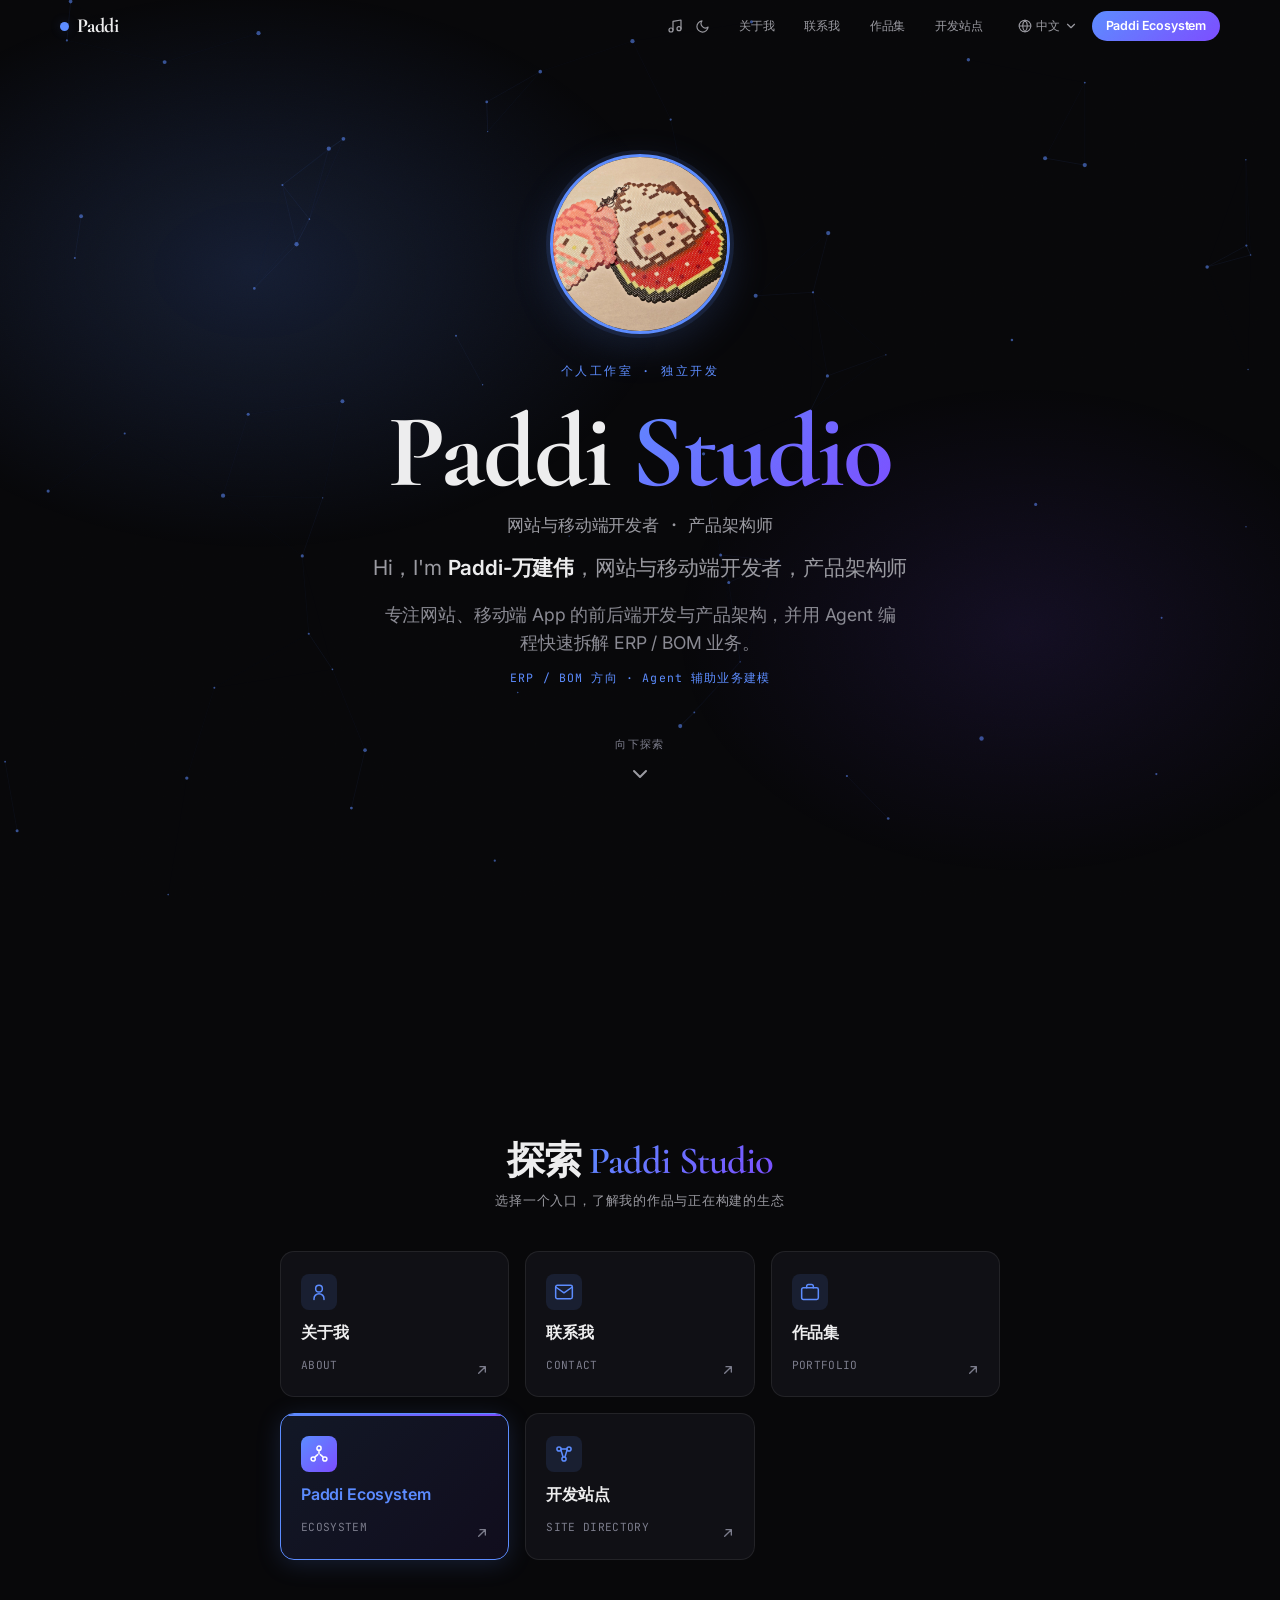
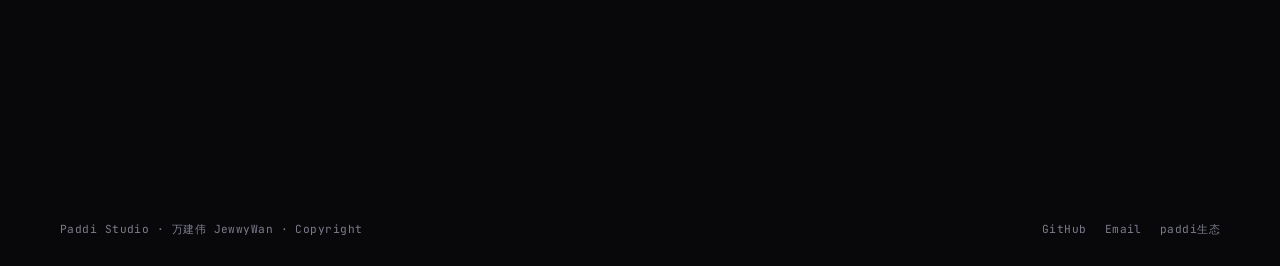
<file: home.html>
<!DOCTYPE html>
<html data-page="home" lang="zh-CN" data-theme="dark">
<head>
  <meta charset="UTF-8">
  <meta name="viewport" content="width=device-width, initial-scale=1.0">
  <title>Paddi Studio · 万建伟 JewwyWan</title>
  <link rel="preconnect" href="https://fonts.googleapis.com">
  <link rel="preconnect" href="https://fonts.gstatic.com" crossorigin>
  <link href="https://fonts.googleapis.com/css2?family=Cormorant+Garamond:wght@400;600;700&family=Inter:wght@300;400;500;600;700&family=JetBrains+Mono:wght@400;500&family=Noto+Sans+JP:wght@400;500&family=Noto+Sans+KR:wght@400;500&display=swap" rel="stylesheet">
  <link rel="stylesheet" href="./css/reset.css?v=20260712e">
  <link rel="stylesheet" href="./css/variables.css?v=20260712e">
  <link rel="stylesheet" href="./css/landing.css?v=20261010-personal">
  <link rel="stylesheet" href="./css/cursor-ripple.css?v=20260721b">
</head>
<body class="landing-body">

  <!-- 背景涟漪 canvas（鼠标移动跟随荡开，pointer-events:none 不挡按钮）-->
  <canvas id="ripple-canvas"></canvas>

  <!-- 动态粒子背景 -->
  <canvas id="bg-particles"></canvas>
  <div class="landing-glow"></div>

  <!-- 背景音乐 -->
  <audio id="bgm-audio" preload="auto" loop>
    <source src="./assets/bgm-feng.wav" type="audio/wav">
  </audio>

  <!-- ===== 顶部导航栏（展开→收缩）===== -->
    <nav class="floating-nav" id="floatingNav" aria-label="主导航">
    <a href="#screen-1" class="fn-brand" id="fnBrand">
      <span class="fn-brand-dot"></span>
      <span>Paddi</span>
    </a>
    <div class="fn-items" id="fnItems">
      <button class="fn-music" id="musicToggle" type="button" title="播放音乐" aria-label="播放音乐">
        <svg class="music-note" viewBox="0 0 24 24" fill="none" stroke="currentColor" stroke-width="1.8" stroke-linecap="round" stroke-linejoin="round"><path d="M9 18V5l12-2v13"/><circle cx="6" cy="18" r="3"/><circle cx="18" cy="16" r="3"/></svg>
        <span class="music-label">音乐</span>
      </button>
      <button class="fn-theme" id="fnThemeBtn" type="button" title="切换主题" aria-label="切换主题">
        <svg viewBox="0 0 24 24" fill="none" stroke="currentColor" stroke-width="1.8" stroke-linecap="round" stroke-linejoin="round"><path d="M21 12.8A9 9 0 1111.2 3a7 7 0 009.8 9.8z"/></svg>
      </button>
      <div class="fn-divider"></div>
      <a href="./about.html" class="fn-item fn-link" data-i18n="nav.about">关于我</a>
      <a href="./contact.html" class="fn-item fn-link" data-i18n="nav.contact">联系我</a>
      <a href="./portfolio.html" class="fn-item fn-link" data-i18n="nav.portfolio">作品集</a>
      <a href="./sites.html" class="fn-item fn-link" data-i18n="nav.sites">开发站点</a>
      <div class="fn-divider"></div>
      <div class="fn-lang">
        <button class="fn-lang-btn" id="langToggle" type="button" aria-label="切换语言" aria-haspopup="menu" aria-expanded="false" aria-controls="langDropdown">
          <svg viewBox="0 0 24 24" fill="none" stroke="currentColor" stroke-width="1.8" stroke-linecap="round" stroke-linejoin="round"><circle cx="12" cy="12" r="10"/><path d="M2 12h20M12 2a15.3 15.3 0 014 10 15.3 15.3 0 01-4 10 15.3 15.3 0 01-4-10 15.3 15.3 0 014-10z"/></svg>
          <span id="langCurrent">中文</span>
          <svg viewBox="0 0 24 24" fill="none" stroke="currentColor" stroke-width="2" stroke-linecap="round" stroke-linejoin="round"><path d="M6 9l6 6 6-6"/></svg>
        </button>
        <div class="lang-dropdown" id="langDropdown" role="menu" aria-label="语言选项">
          <button class="lang-option" type="button" data-lang="zh" role="menuitemradio" aria-checked="false"><span class="lang-flag">🇨🇳</span>中文</button>
          <button class="lang-option" type="button" data-lang="en" role="menuitemradio" aria-checked="false"><span class="lang-flag">🇬🇧</span>English</button>
          <button class="lang-option" type="button" data-lang="ja" role="menuitemradio" aria-checked="false"><span class="lang-flag">🇯🇵</span>日本語</button>
          <button class="lang-option" type="button" data-lang="ko" role="menuitemradio" aria-checked="false"><span class="lang-flag">🇰🇷</span>한국어</button>
        </div>
      </div>
      <a href="./ecosystem.html" class="fn-item fn-cta" data-i18n="nav.ecosystem">Paddi Ecosystem</a>
      <button class="fn-mobile-toggle" id="fnMobileToggle" type="button" aria-label="菜单" aria-controls="fnItems" aria-expanded="false">
        <svg viewBox="0 0 24 24" fill="none" stroke="currentColor" stroke-width="2" stroke-linecap="round" stroke-linejoin="round"><path d="M3 12h18M3 6h18M3 18h18"/></svg>
      </button>
    </div>
  </nav>

  <div class="landing-wrap">

    <!-- ===== 第一屏：Hero 问候 ===== -->
    <section class="landing-screen-1" id="screen-1">
      <!-- 生活照 -->
      <img src="./assets/portrait.jpg?v=20260731b" alt="像素风拼豆挂件" class="landing-portrait">

      <div class="landing-eyebrow" data-i18n="hero.eyebrow">个人工作室 · 独立开发</div>
      <h1 class="landing-title">Paddi<span class="grad"> Studio</span></h1>
      <div class="landing-subtitle" data-i18n="hero.subtitle">网站与移动端开发者 · 产品架构师</div>
      <p class="landing-greeting">
        <span data-i18n="hero.greetingBefore">Hi，I'm </span><b>Paddi-万建伟</b><span data-i18n="hero.greetingAfter">，网站与移动端开发者，产品架构师</span>
      </p>
      <p class="landing-tagline" data-i18n="hero.tagline">专注网站、移动端 App 的前后端开发与产品架构，并用 Agent 编程快速拆解 ERP / BOM 业务。</p>
      <div class="landing-focus" data-i18n="hero.focus">ERP / BOM 方向 · Agent 辅助业务建模</div>

      <!-- 下滑指示器 -->
      <a href="#screen-2" class="scroll-indicator">
        <span class="scroll-indicator-text" data-i18n="hero.scroll">向下探索</span>
        <svg class="scroll-indicator-arrow" viewBox="0 0 24 24" fill="none" stroke="currentColor" stroke-width="2" stroke-linecap="round" stroke-linejoin="round"><path d="M6 9l6 6 6-6"/></svg>
      </a>
    </section>

    <!-- ===== 第二屏：站点导航 ===== -->
    <section class="landing-screen-2" id="screen-2">
      <h2 class="landing-screen-2-title">
        <span data-i18n="screen2.title">探索</span> <span class="grad">Paddi Studio</span>
      </h2>
      <p class="landing-screen-2-sub" data-i18n="screen2.sub">选择一个入口，了解我的作品与正在构建的生态</p>

            <nav class="landing-nav" aria-label="Paddi Studio 页面入口">
        <a href="./about.html" class="landing-card">
          <div class="lc-icon"><svg viewBox="0 0 24 24" fill="none" stroke="currentColor" stroke-width="1.8" stroke-linecap="round" stroke-linejoin="round"><circle cx="12" cy="8" r="4"/><path d="M6 21v-1a6 6 0 0112 0v1"/></svg></div>
          <div class="lc-label" data-i18n="card.about.label">关于我</div><div class="lc-desc" data-i18n="card.about.desc">ABOUT</div>
          <svg class="lc-arrow" viewBox="0 0 24 24" fill="none" stroke="currentColor" stroke-width="2" stroke-linecap="round" stroke-linejoin="round"><path d="M7 17L17 7M9 7h8v8"/></svg>
        </a>
        <a href="./contact.html" class="landing-card">
          <div class="lc-icon"><svg viewBox="0 0 24 24" fill="none" stroke="currentColor" stroke-width="1.8" stroke-linecap="round" stroke-linejoin="round"><path d="M22 6l-10 7L2 6"/><rect x="2" y="4" width="20" height="16" rx="2"/></svg></div>
          <div class="lc-label" data-i18n="card.contact.label">联系我</div><div class="lc-desc" data-i18n="card.contact.desc">CONTACT</div>
          <svg class="lc-arrow" viewBox="0 0 24 24" fill="none" stroke="currentColor" stroke-width="2" stroke-linecap="round" stroke-linejoin="round"><path d="M7 17L17 7M9 7h8v8"/></svg>
        </a>
        <a href="./portfolio.html" class="landing-card">
          <div class="lc-icon"><svg viewBox="0 0 24 24" fill="none" stroke="currentColor" stroke-width="1.8" stroke-linecap="round" stroke-linejoin="round"><rect x="2" y="7" width="20" height="14" rx="2"/><path d="M16 7V5a2 2 0 00-2-2h-4a2 2 0 00-2 2v2"/></svg></div>
          <div class="lc-label" data-i18n="card.portfolio.label">作品集</div><div class="lc-desc" data-i18n="card.portfolio.desc">PORTFOLIO</div>
          <svg class="lc-arrow" viewBox="0 0 24 24" fill="none" stroke="currentColor" stroke-width="2" stroke-linecap="round" stroke-linejoin="round"><path d="M7 17L17 7M9 7h8v8"/></svg>
        </a>
        <a href="./ecosystem.html" class="landing-card landing-card-highlight">
          <div class="lc-icon"><svg viewBox="0 0 24 24" fill="none" stroke="currentColor" stroke-width="1.8" stroke-linecap="round" stroke-linejoin="round"><circle cx="12" cy="5" r="2.5"/><circle cx="5" cy="18" r="2.5"/><circle cx="19" cy="18" r="2.5"/><path d="M12 7.5v4M10.4 12.7l-3.1 2.8M13.6 12.7l3.1 2.8"/></svg></div>
          <div class="lc-label" data-i18n="card.ecosystem.label">Paddi Ecosystem</div><div class="lc-desc" data-i18n="card.ecosystem.desc">ECOSYSTEM</div>
          <svg class="lc-arrow" viewBox="0 0 24 24" fill="none" stroke="currentColor" stroke-width="2" stroke-linecap="round" stroke-linejoin="round"><path d="M7 17L17 7M9 7h8v8"/></svg>
        </a>
        <a href="./sites.html" class="landing-card">
          <div class="lc-icon"><svg viewBox="0 0 24 24" fill="none" stroke="currentColor" stroke-width="1.8" stroke-linecap="round" stroke-linejoin="round"><circle cx="6" cy="6" r="2.5"/><circle cx="18" cy="6" r="2.5"/><circle cx="12" cy="18" r="2.5"/><path d="M8.3 7.2l2.5 8M15.7 7.2l-2.5 8M8.5 6h7"/></svg></div>
          <div class="lc-label" data-i18n="card.sites.label">开发站点</div><div class="lc-desc" data-i18n="card.sites.desc">SITE DIRECTORY</div>
          <svg class="lc-arrow" viewBox="0 0 24 24" fill="none" stroke="currentColor" stroke-width="2" stroke-linecap="round" stroke-linejoin="round"><path d="M7 17L17 7M9 7h8v8"/></svg>
        </a>
      </nav>
    </section>

    <!-- 底栏 -->
        <footer class="landing-foot">
      <span data-i18n="foot.copy">Paddi Studio · 万建伟 JewwyWan · Copyright</span>
      <div class="lf-links">
        <a href="https://github.com/JewwyWan" target="_blank" rel="noopener">GitHub</a>
        <a href="mailto:paddi520wan@gmail.com">Email</a>
        <a href="https://paddi-chat.8-210-143-238.sslip.io/downloads/paddi/" target="_blank" rel="noopener" data-i18n="foot.ecosystem">paddi生态</a>
      </div>
    </footer>

  </div>

  <!-- JS -->
  <script src="./JS/i18n.js?v=20261011-i18n2"></script>
  <script src="./JS/music.js?v=20260712e"></script>
  <script src="./JS/landing.js?v=20261011-dark-erp"></script>
  <script src="./JS/particles.js?v=20260721b"></script>
  <script src="./JS/ripple.js?v=20260721b"></script>
</body>
</html>
</file>
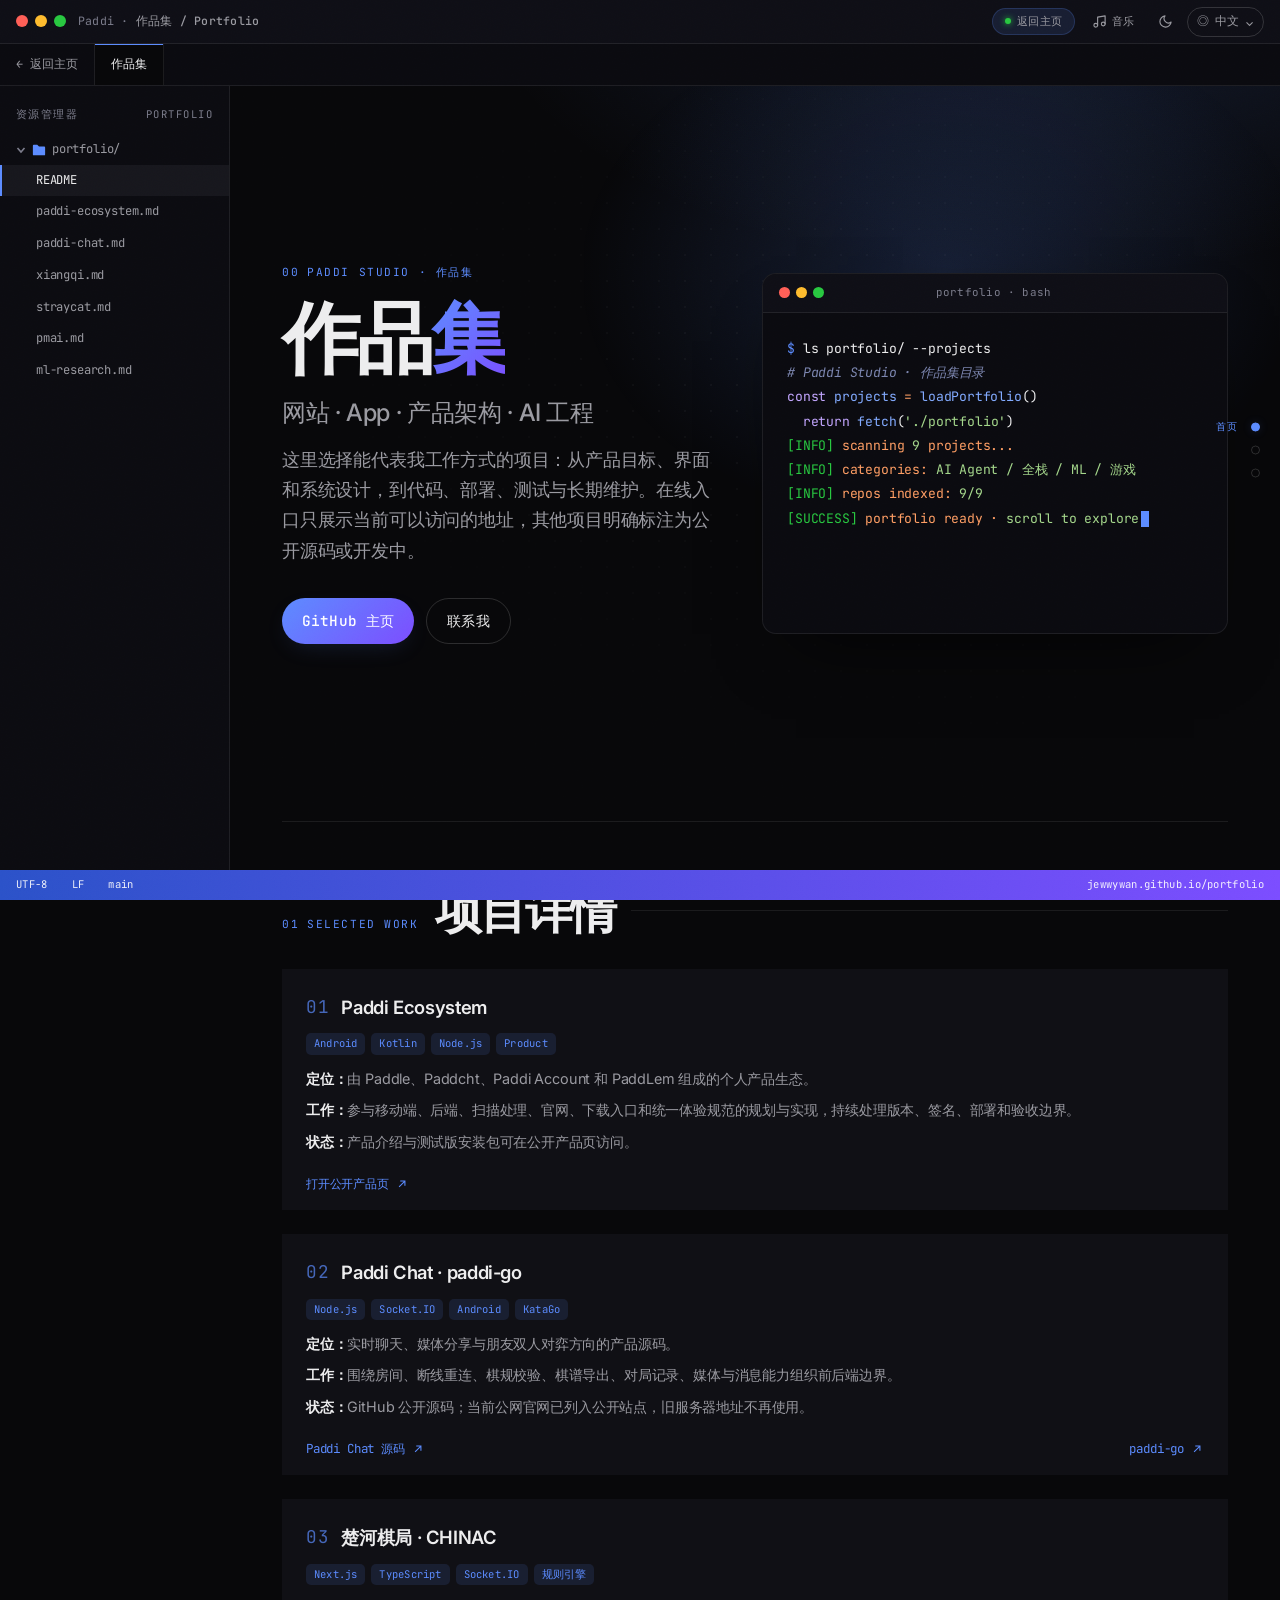
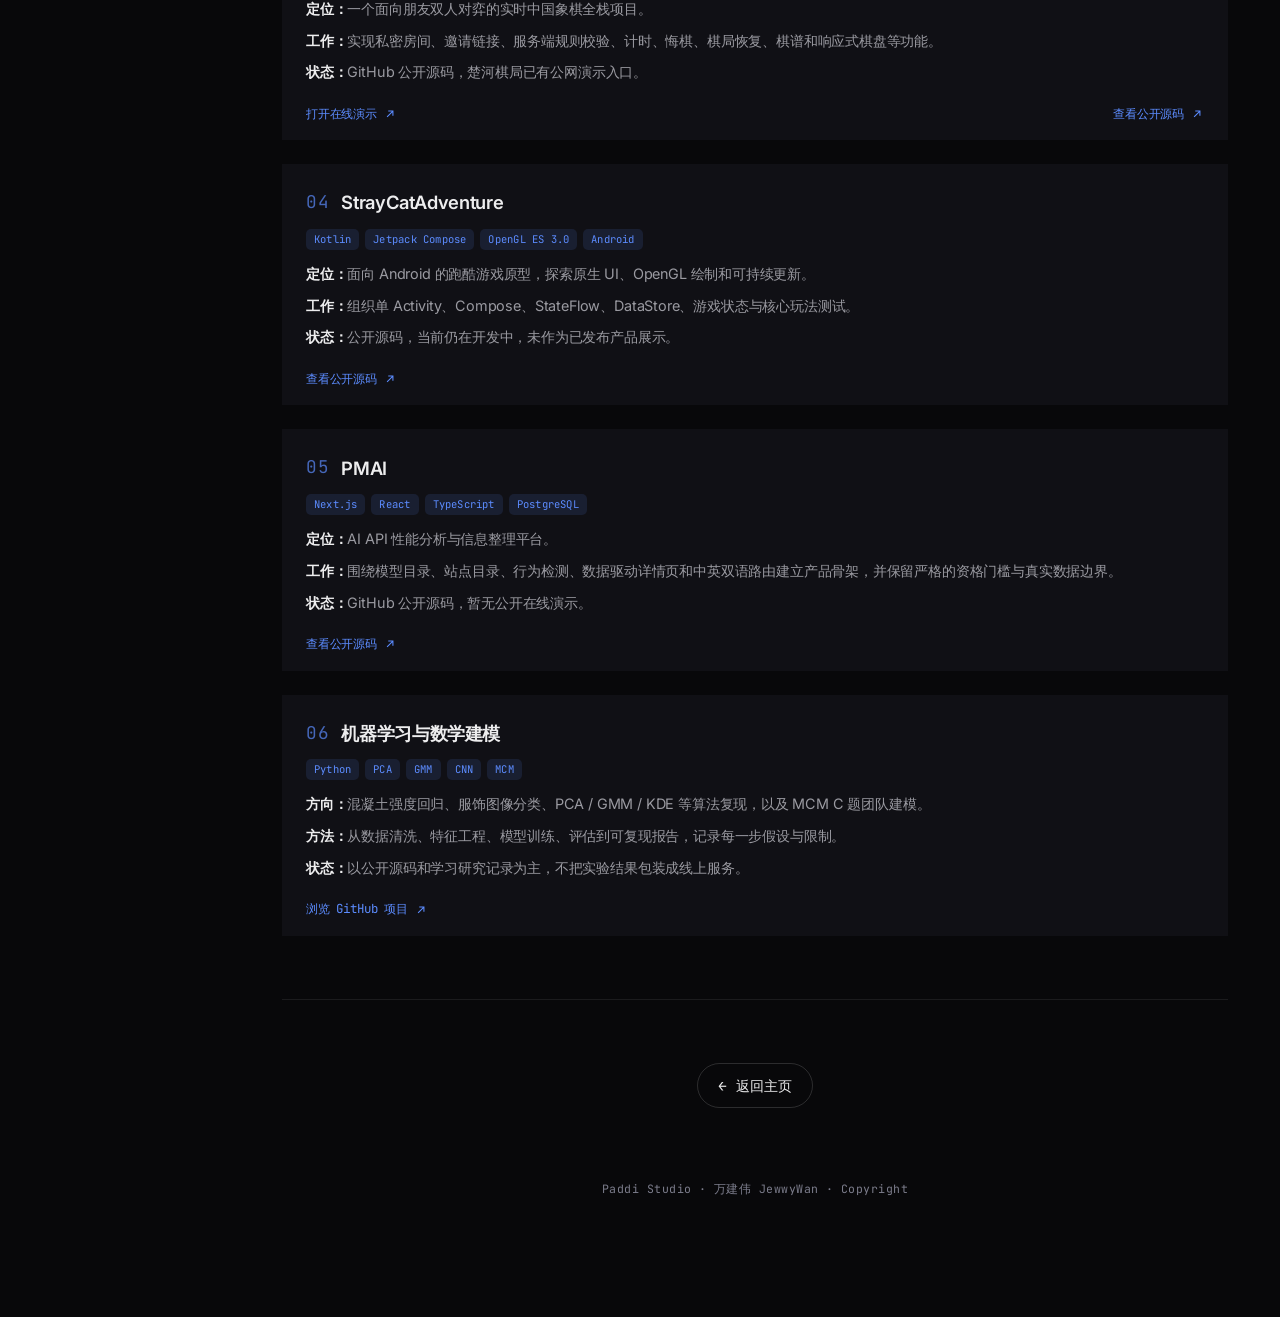
<file: portfolio.html>
<!DOCTYPE html>
<html data-page="portfolio" lang="zh-CN" data-theme="dark">
<head>
  <meta charset="UTF-8">
  <meta name="viewport" content="width=device-width, initial-scale=1.0">
  <meta name="description" content="万建伟 JewwyWan 的网站、移动端应用、Paddi 生态和公开源码项目。">
  <title>作品集 · 万建伟 JewwyWan</title>
  <link rel="preconnect" href="https://fonts.googleapis.com">
  <link rel="preconnect" href="https://fonts.gstatic.com" crossorigin>
  <link href="https://fonts.googleapis.com/css2?family=Cormorant+Garamond:wght@400;600;700&family=Inter:wght@300;400;500;600&family=JetBrains+Mono:wght@400;500&display=swap" rel="stylesheet">
  <link rel="stylesheet" href="./css/reset.css?v=20260712e">
  <link rel="stylesheet" href="./css/variables.css?v=20260712e">
  <link rel="stylesheet" href="./css/layout.css?v=20260721b">
  <link rel="stylesheet" href="./css/components.css?v=20261010-profile">
  <link rel="stylesheet" href="./css/animations.css?v=20260712e">
  <link rel="stylesheet" href="./css/portfolio.css?v=20261010-profile">
  <link rel="stylesheet" href="./css/cursor-ripple.css?v=20260721b">
</head>
<body>
  <canvas id="ripple-canvas"></canvas>
  <audio id="bgm-audio" preload="auto" loop><source src="./assets/bgm-feng.wav" type="audio/wav"></audio>
  <div class="progress" id="progress"></div>
  <div class="titlebar">
    <div class="titlebar-left"><div class="traffic"><span class="r"></span><span class="y"></span><span class="g"></span></div><span class="titlebar-path">Paddi · <b>作品集 / Portfolio</b></span></div>
    <div class="titlebar-center">万建伟 · Website / App / Product</div>
    <div class="titlebar-right">
      <a href="./home.html" class="status-pill" style="text-decoration:none;color:inherit;"><span class="dot" style="background:var(--green)"></span>返回主页</a>
      <button class="titlebar-music" id="musicToggle" title="播放音乐" aria-label="播放音乐"><svg viewBox="0 0 24 24" fill="none" stroke="currentColor" stroke-width="1.8" stroke-linecap="round" stroke-linejoin="round"><path d="M9 18V5l12-2v13"/><circle cx="6" cy="18" r="3"/><circle cx="18" cy="16" r="3"/></svg><span class="music-label">音乐</span></button>
      <button class="theme-btn" id="themeBtn" title="切换主题" aria-label="切换主题"><svg viewBox="0 0 24 24" fill="none" stroke="currentColor" stroke-width="1.8" stroke-linecap="round" stroke-linejoin="round"><path d="M21 12.8A9 9 0 1111.2 3a7 7 0 009.8 9.8z"/></svg></button>
    </div>
  </div>
  <div class="tabstrip"><button class="tab" data-href="./home.html">← 返回主页</button><button class="tab active" data-target="portfolio-hero">作品集</button></div>
  <aside class="rail">
    <div class="rail-header"><span>资源管理器</span><span>portfolio</span></div>
    <div class="tree">
      <div class="tree-folder open" data-folder><svg class="chev" viewBox="0 0 10 10" fill="none" stroke="currentColor" stroke-width="1.6"><path d="M3 1.5L7 5L3 8.5"/></svg><svg class="ic" viewBox="0 0 16 16" fill="currentColor"><path d="M1 3a1 1 0 011-1h4l2 2h6a1 1 0 011 1v8a1 1 0 01-1 1H2a1 1 0 01-1-1V3z"/></svg><span>portfolio/</span></div>
      <div class="tree-children">
        <div class="tree-file active" data-scroll="portfolio-hero">README</div>
        <div class="tree-file" data-scroll="proj-01">paddi-ecosystem.md</div>
        <div class="tree-file" data-scroll="proj-02">paddi-chat.md</div>
        <div class="tree-file" data-scroll="proj-03">xiangqi.md</div>
        <div class="tree-file" data-scroll="proj-04">straycat.md</div>
        <div class="tree-file" data-scroll="proj-05">pmai.md</div>
        <div class="tree-file" data-scroll="proj-06">ml-research.md</div>
      </div>
    </div>
  </aside>
  <main class="content">
    <section id="portfolio-hero" class="hero rv">
      <div class="hero-left">
        <span class="eyebrow solo">Paddi Studio · 作品集</span>
        <h1>作品<span class="grad">集</span></h1>
        <p class="role">网站 · App · 产品架构 · AI 工程</p>
        <p class="lede">这里选择能代表我工作方式的项目：从产品目标、界面和系统设计，到代码、部署、测试与长期维护。在线入口只展示当前可以访问的地址，其他项目明确标注为公开源码或开发中。</p>
        <div class="hero-cta"><a href="https://github.com/JewwyWan" class="btn pri" target="_blank" rel="noopener">GitHub 主页</a><a href="./contact.html" class="btn ghost">联系我</a></div>
      </div>
      <div class="win"><div class="win-bar"><div class="traffic"><span class="r"></span><span class="y"></span><span class="g"></span></div><span class="win-title">portfolio · bash</span></div><div class="term" id="terminal-output"></div></div>
    </section>

    <section id="proj-list" class="rv">
      <div class="section-head"><span class="eyebrow">SELECTED WORK</span><h2>项目详情</h2><span class="head-line"></span></div>
      <div class="portfolio-list rv-stagger">
        <article class="proj" id="proj-01">
          <div class="proj-head"><span class="proj-num">01</span><h3>Paddi Ecosystem</h3></div>
          <div class="proj-stack"><span class="s">Android</span><span class="s">Kotlin</span><span class="s">Node.js</span><span class="s">Product</span></div>
          <div class="proj-detail"><p><b>定位：</b>由 Paddle、Paddcht、Paddi Account 和 PaddLem 组成的个人产品生态。</p><p><b>工作：</b>参与移动端、后端、扫描处理、官网、下载入口和统一体验规范的规划与实现，持续处理版本、签名、部署和验收边界。</p><p><b>状态：</b>产品介绍与测试版安装包可在公开产品页访问。</p></div>
          <div class="proj-foot"><a href="https://jewwywan.github.io/Paddi-Products/" class="proj-link" target="_blank" rel="noopener">打开公开产品页 <svg viewBox="0 0 24 24" fill="none" stroke="currentColor" stroke-width="1.8"><path d="M7 17L17 7M9 7h8v8"/></svg></a></div>
        </article>

        <article class="proj" id="proj-02">
          <div class="proj-head"><span class="proj-num">02</span><h3>Paddi Chat · paddi-go</h3></div>
          <div class="proj-stack"><span class="s">Node.js</span><span class="s">Socket.IO</span><span class="s">Android</span><span class="s">KataGo</span></div>
          <div class="proj-detail"><p><b>定位：</b>实时聊天、媒体分享与朋友双人对弈方向的产品源码。</p><p><b>工作：</b>围绕房间、断线重连、棋规校验、棋谱导出、对局记录、媒体与消息能力组织前后端边界。</p><p><b>状态：</b>GitHub 公开源码；当前公网官网已列入公开站点，旧服务器地址不再使用。</p></div>
          <div class="proj-foot"><a href="https://github.com/JewwyWan/paddi-chat" class="proj-link" target="_blank" rel="noopener">Paddi Chat 源码 <svg viewBox="0 0 24 24" fill="none" stroke="currentColor" stroke-width="1.8"><path d="M7 17L17 7M9 7h8v8"/></svg></a><a href="https://github.com/JewwyWan/paddi-go" class="proj-link" target="_blank" rel="noopener">paddi-go <svg viewBox="0 0 24 24" fill="none" stroke="currentColor" stroke-width="1.8"><path d="M7 17L17 7M9 7h8v8"/></svg></a></div>
        </article>

        <article class="proj" id="proj-03">
          <div class="proj-head"><span class="proj-num">03</span><h3>楚河棋局 · CHINAC</h3></div>
          <div class="proj-stack"><span class="s">Next.js</span><span class="s">TypeScript</span><span class="s">Socket.IO</span><span class="s">规则引擎</span></div>
          <div class="proj-detail"><p><b>定位：</b>一个面向朋友双人对弈的实时中国象棋全栈项目。</p><p><b>工作：</b>实现私密房间、邀请链接、服务端规则校验、计时、悔棋、棋局恢复、棋谱和响应式棋盘等功能。</p><p><b>状态：</b>GitHub 公开源码，楚河棋局已有公网演示入口。</p></div>
          <div class="proj-foot"><a href="https://chuhe.8-210-143-238.sslip.io/" class="proj-link" target="_blank" rel="noopener">打开在线演示 <svg viewBox="0 0 24 24" fill="none" stroke="currentColor" stroke-width="1.8"><path d="M7 17L17 7M9 7h8v8"/></svg></a><a href="https://github.com/JewwyWan/CHINAC" class="proj-link" target="_blank" rel="noopener">查看公开源码 <svg viewBox="0 0 24 24" fill="none" stroke="currentColor" stroke-width="1.8"><path d="M7 17L17 7M9 7h8v8"/></svg></a></div>
        </article>

        <article class="proj" id="proj-04">
          <div class="proj-head"><span class="proj-num">04</span><h3>StrayCatAdventure</h3></div>
          <div class="proj-stack"><span class="s">Kotlin</span><span class="s">Jetpack Compose</span><span class="s">OpenGL ES 3.0</span><span class="s">Android</span></div>
          <div class="proj-detail"><p><b>定位：</b>面向 Android 的跑酷游戏原型，探索原生 UI、OpenGL 绘制和可持续更新。</p><p><b>工作：</b>组织单 Activity、Compose、StateFlow、DataStore、游戏状态与核心玩法测试。</p><p><b>状态：</b>公开源码，当前仍在开发中，未作为已发布产品展示。</p></div>
          <div class="proj-foot"><a href="https://github.com/JewwyWan/AndroidD" class="proj-link" target="_blank" rel="noopener">查看公开源码 <svg viewBox="0 0 24 24" fill="none" stroke="currentColor" stroke-width="1.8"><path d="M7 17L17 7M9 7h8v8"/></svg></a></div>
        </article>

        <article class="proj" id="proj-05">
          <div class="proj-head"><span class="proj-num">05</span><h3>PMAI</h3></div>
          <div class="proj-stack"><span class="s">Next.js</span><span class="s">React</span><span class="s">TypeScript</span><span class="s">PostgreSQL</span></div>
          <div class="proj-detail"><p><b>定位：</b>AI API 性能分析与信息整理平台。</p><p><b>工作：</b>围绕模型目录、站点目录、行为检测、数据驱动详情页和中英双语路由建立产品骨架，并保留严格的资格门槛与真实数据边界。</p><p><b>状态：</b>GitHub 公开源码，暂无公开在线演示。</p></div>
          <div class="proj-foot"><a href="https://github.com/JewwyWan/gpflux" class="proj-link" target="_blank" rel="noopener">查看公开源码 <svg viewBox="0 0 24 24" fill="none" stroke="currentColor" stroke-width="1.8"><path d="M7 17L17 7M9 7h8v8"/></svg></a></div>
        </article>

        <article class="proj" id="proj-06">
          <div class="proj-head"><span class="proj-num">06</span><h3>机器学习与数学建模</h3></div>
          <div class="proj-stack"><span class="s">Python</span><span class="s">PCA</span><span class="s">GMM</span><span class="s">CNN</span><span class="s">MCM</span></div>
          <div class="proj-detail"><p><b>方向：</b>混凝土强度回归、服饰图像分类、PCA / GMM / KDE 等算法复现，以及 MCM C 题团队建模。</p><p><b>方法：</b>从数据清洗、特征工程、模型训练、评估到可复现报告，记录每一步假设与限制。</p><p><b>状态：</b>以公开源码和学习研究记录为主，不把实验结果包装成线上服务。</p></div>
          <div class="proj-foot"><a href="https://github.com/JewwyWan" class="proj-link" target="_blank" rel="noopener">浏览 GitHub 项目 <svg viewBox="0 0 24 24" fill="none" stroke="currentColor" stroke-width="1.8"><path d="M7 17L17 7M9 7h8v8"/></svg></a></div>
        </article>
      </div>
    </section>

    <section id="back" class="rv" style="text-align:center;padding-bottom:var(--sp-8)">
      <a href="./home.html" class="btn ghost">← 返回主页</a>
      <div class="foot-sig" style="margin-top:var(--sp-5)">Paddi Studio · 万建伟 JewwyWan · Copyright</div>
    </section>
  </main>
  <nav class="scrollnav"><a href="#portfolio-hero" data-id="portfolio-hero" data-label="首页"></a><a href="#proj-list" data-id="proj-list" data-label="项目"></a><a href="#back" data-id="back" data-label="返回"></a></nav>
  <div class="statusbar"><div class="sb-item">UTF-8</div><div class="sb-item">LF</div><div class="sb-item">main</div><div class="sb-spacer"></div><div class="sb-item">jewwywan.github.io/portfolio</div></div>
  <script src="./JS/copy.js?v=20260712e"></script>
  <script src="./JS/i18n.js?v=20261011-i18n2"></script>
  <script src="./JS/terminal.js?v=20261010-personal"></script>
  <script src="./JS/main.js?v=20260721b"></script>
  <script src="./JS/music.js?v=20260712e"></script>
  <script src="./JS/nav.js?v=20261011-dark"></script>
  <script src="./JS/portfolio.js?v=20261010-profile"></script>
  <script src="./JS/ripple.js?v=20260721b"></script>
</body>
</html>
</file>
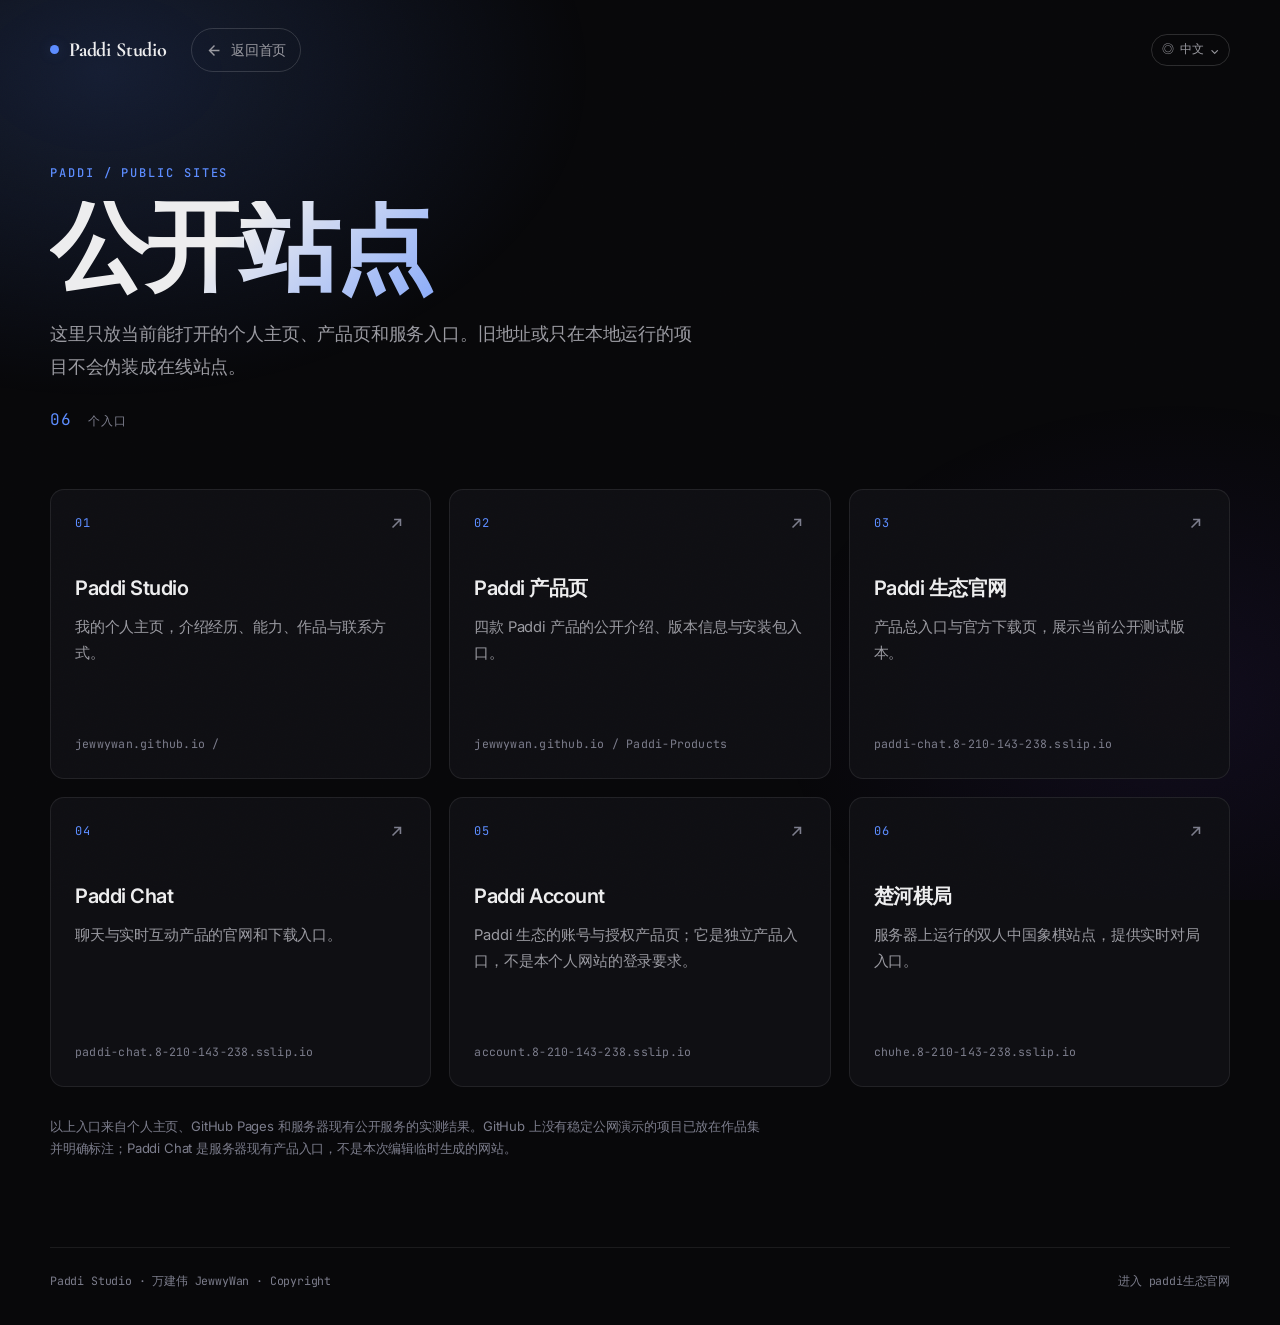
<file: sites.html>
<!DOCTYPE html>
<html data-page="sites" lang="zh-CN" data-theme="dark">
<head>
  <meta charset="UTF-8">
  <meta name="viewport" content="width=device-width, initial-scale=1.0">
  <meta name="description" content="当前可以访问的 Paddi Studio、Paddi 产品与公开服务入口。">
  <title>公开站点 · Paddi Studio</title>
  <link rel="preconnect" href="https://fonts.googleapis.com">
  <link rel="preconnect" href="https://fonts.gstatic.com" crossorigin>
  <link href="https://fonts.googleapis.com/css2?family=Cormorant+Garamond:wght@600;700&family=Inter:wght@400;500;600&family=JetBrains+Mono:wght@400;500&display=swap" rel="stylesheet">
  <link rel="stylesheet" href="./css/reset.css?v=20260712e">
  <link rel="stylesheet" href="./css/variables.css?v=20260712e">
  <link rel="stylesheet" href="./css/sites.css?v=20261010-sites">
</head>
<body class="sites-body">
  <div class="sites-glow" aria-hidden="true"></div>
  <header class="sites-header">
    <a class="sites-brand" href="./home.html" aria-label="返回 Paddi Studio 首页"><span class="sites-brand-dot" aria-hidden="true"></span><span>Paddi Studio</span></a>
    <a class="back-link" href="./home.html"><svg viewBox="0 0 24 24" fill="none" stroke="currentColor" stroke-width="2"><path d="M19 12H5M12 19l-7-7 7-7"/></svg>返回首页</a>
  </header>
  <main class="sites-main">
    <section class="sites-hero" aria-labelledby="page-title">
      <p class="sites-kicker">Paddi / Public Sites</p>
      <h1 id="page-title">公开站点</h1>
      <p class="sites-intro">这里只放当前能打开的个人主页、产品页和服务入口。旧地址或只在本地运行的项目不会伪装成在线站点。</p>
      <p class="sites-count"><span>06</span> 个入口</p>
    </section>
    <section class="site-grid" aria-label="当前可访问的站点">
      <a class="site-card" href="./home.html">
        <div class="site-card-top"><span class="site-index">01</span><svg class="site-arrow" viewBox="0 0 24 24" fill="none" stroke="currentColor" stroke-width="2"><path d="M7 17L17 7M9 7h8v8"/></svg></div>
        <h2>Paddi Studio</h2><p>我的个人主页，介绍经历、能力、作品与联系方式。</p><span class="site-domain">jewwywan.github.io /</span>
      </a>
      <a class="site-card" href="https://jewwywan.github.io/Paddi-Products/" target="_blank" rel="noopener">
        <div class="site-card-top"><span class="site-index">02</span><svg class="site-arrow" viewBox="0 0 24 24" fill="none" stroke="currentColor" stroke-width="2"><path d="M7 17L17 7M9 7h8v8"/></svg></div>
        <h2>Paddi 产品页</h2><p>四款 Paddi 产品的公开介绍、版本信息与安装包入口。</p><span class="site-domain">jewwywan.github.io / Paddi-Products</span>
      </a>
      <a class="site-card" href="https://paddi-chat.8-210-143-238.sslip.io/downloads/paddi/" target="_blank" rel="noopener">
        <div class="site-card-top"><span class="site-index">03</span><svg class="site-arrow" viewBox="0 0 24 24" fill="none" stroke="currentColor" stroke-width="2"><path d="M7 17L17 7M9 7h8v8"/></svg></div>
        <h2>Paddi 生态官网</h2><p>产品总入口与官方下载页，展示当前公开测试版本。</p><span class="site-domain">paddi-chat.8-210-143-238.sslip.io</span>
      </a>
      <a class="site-card" href="https://paddi-chat.8-210-143-238.sslip.io/" target="_blank" rel="noopener">
        <div class="site-card-top"><span class="site-index">04</span><svg class="site-arrow" viewBox="0 0 24 24" fill="none" stroke="currentColor" stroke-width="2"><path d="M7 17L17 7M9 7h8v8"/></svg></div>
        <h2>Paddi Chat</h2><p>聊天与实时互动产品的官网和下载入口。</p><span class="site-domain">paddi-chat.8-210-143-238.sslip.io</span>
      </a>
      <a class="site-card" href="https://account.8-210-143-238.sslip.io/" target="_blank" rel="noopener">
        <div class="site-card-top"><span class="site-index">05</span><svg class="site-arrow" viewBox="0 0 24 24" fill="none" stroke="currentColor" stroke-width="2"><path d="M7 17L17 7M9 7h8v8"/></svg></div>
        <h2>Paddi Account</h2><p>Paddi 生态的账号与授权产品页；它是独立产品入口，不是本个人网站的登录要求。</p><span class="site-domain">account.8-210-143-238.sslip.io</span>
      </a>
      <a class="site-card" href="https://chuhe.8-210-143-238.sslip.io/" target="_blank" rel="noopener">
        <div class="site-card-top"><span class="site-index">06</span><svg class="site-arrow" viewBox="0 0 24 24" fill="none" stroke="currentColor" stroke-width="2"><path d="M7 17L17 7M9 7h8v8"/></svg></div>
        <h2>楚河棋局</h2><p>服务器上运行的双人中国象棋站点，提供实时对局入口。</p><span class="site-domain">chuhe.8-210-143-238.sslip.io</span>
      </a>
    </section>
    <p class="sites-note">以上入口来自个人主页、GitHub Pages 和服务器现有公开服务的实测结果。GitHub 上没有稳定公网演示的项目已放在作品集并明确标注；Paddi Chat 是服务器现有产品入口，不是本次编辑临时生成的网站。</p>
  </main>
  <footer class="sites-footer"><span>Paddi Studio · 万建伟 JewwyWan · Copyright</span><a href="https://paddi-chat.8-210-143-238.sslip.io/downloads/paddi/" target="_blank" rel="noopener">进入 paddi生态官网</a></footer>
  <script src="./JS/i18n.js?v=20261011-i18n2"></script>
</body>
</html>
</file>
<file: css/variables.css>
/* ============================================================
   设计变量 — Paddi Studio 个人站视觉基础
   配色：带色温近黑 + 6级明度阶梯 + 单一柔和蓝强调
   ============================================================ */

:root {
  /* ---------- 背景明度阶梯（深→浅，模拟编辑器分层）---------- */
  --bg: #08080a;          /* 主背景，近黑带一丝蓝灰 */
  --editor: #0b0b10;      /* 编辑器底 */
  --editor2: #0e0e14;     /* 编辑器次底 */
  --panel: #0c0c11;       /* 侧栏底 */
  --chrome: #0f0f16;      /* 顶栏/控件底 */
  --surface: #101015;     /* 卡片面 */
  --surface2: #17171d;    /* 悬浮面/强调卡 */

  /* ---------- 文字层阶 ---------- */
  --ink: #ededee;         /* 主文字（非纯白）*/
  --sub: #9a9aa1;         /* 次级文字 */
  --sub2: #8a8a93;        /* 更次 */
  --faint: #7c7d8c;       /* 最弱 */

  /* ---------- 强调色（电光青蓝→紫 渐变）---------- */
  --accent: #5c8cff;      /* 主强调，柔和钴蓝 */
  --accent-2: #7c4dff;    /* 渐变终点紫 */
  --accent-soft: rgba(92, 140, 255, .12);  /* 12% 透明底色块 */
  --accent-glow: rgba(92, 140, 255, .17);  /* 光晕用 */

  /* ---------- 终端语法高亮色板（Tokyo Night 风）---------- */
  --t-k: #c3a6ff;  /* 关键字 紫 */
  --t-f: #82aaff;  /* 函数 蓝 */
  --t-s: #a4d78b;  /* 字符串 绿 */
  --t-n: #ff9e64;  /* 数字 橙 */
  --t-t: #5bd6c4;  /* 类型 青 */
  --t-c: #7c86b0;  /* 注释 灰 */
  --t-b: #519aba;  /* Markdown/标记 蓝 */

  /* ---------- 分隔线 ---------- */
  --line: rgba(255, 255, 255, .08);   /* 极淡白线 */
  --line2: rgba(255, 255, 255, .15);  /* 稍强 */

  /* ---------- 系统色 ---------- */
  --red: #ff5f57;
  --yellow: #febc2e;
  --green: #28c840;

  /* ---------- 字体系统 ---------- */
  --sans: -apple-system, BlinkMacSystemFont, "PingFang SC", "Helvetica Neue",
          "Inter", "Noto Sans SC", "Microsoft YaHei", sans-serif;
  --mono: "JetBrains Mono", ui-monospace, SFMono-Regular, Menlo, Consolas, monospace;
  --serif: "Cormorant Garamond", "Noto Serif SC", Georgia, serif;

  /* ---------- 圆角 ---------- */
  --r: 14px;       /* 卡片/容器 */
  --r-sm: 8px;     /* 小控件 */
  --r-xs: 5px;     /* 标签 */
  --r-pill: 980px; /* 胶囊/按钮全圆 */

  /* ---------- 间距 ---------- */
  --sp-1: 4px;
  --sp-2: 8px;
  --sp-3: 12px;
  --sp-4: 16px;
  --sp-5: 24px;
  --sp-6: 32px;
  --sp-7: 48px;
  --sp-8: 64px;

  /* ---------- IDE chrome 尺寸 ---------- */
  --h-title: 44px;   /* titlebar 高 */
  --h-tabs: 42px;    /* tabstrip 高 */
  --h-status: 30px;  /* statusbar 高 */
  --w-rail: 230px;   /* 左侧文件树宽 */

  /* ---------- 内容宽度 ---------- */
  --maxw: 1080px;    /* 内容最大宽 */
  --wide: 1220px;    /* 宽版 */

  /* ---------- 动效 ---------- */
  --ease: cubic-bezier(.16, 1, .3, 1);
  --ease-2: cubic-bezier(.22, 1, .36, 1);
  --t: .22s;
  --t-hover: .3s;
  --t-reveal: .8s;
}

/* ---------- 浅色模式（通过 [data-theme="light"] 切换）---------- */
[data-theme="light"] {
  --bg: #eef3f8;
  --editor: #ffffff;
  --editor2: #f7f9fc;
  --panel: #ffffff;
  --chrome: #e8edf3;
  --surface: #ffffff;
  --surface2: #f0f4f8;

  --ink: #2a3540;
  --sub: #5a6878;
  --sub2: #7080a0;
  --faint: #9098a8;

  --accent: #3d6dd8;
  --accent-2: #6c3dd8;
  --accent-soft: rgba(61, 109, 216, .08);
  --accent-glow: rgba(61, 109, 216, .12);

  --line: rgba(60, 90, 140, .1);
  --line2: rgba(60, 90, 140, .18);
}
</file>
<file: css/welcome.css>
/* ============================================================
   welcome.css — 沉浸式欢迎页样式
   全屏品牌记忆动画背景 + 降暗遮罩 + CTA 按钮
   复用 variables.css 设计变量，深/浅色主题自动适配
   ============================================================ */

/* ---------- 重置 body（无 IDE chrome，去掉 padding）---------- */
body.welcome-body {
  margin: 0;
  padding: 0;
  overflow-x: hidden;
  overflow-y: auto;
  background-color: var(--bg);
  background-image: linear-gradient(135deg, #eaf3f6, #f5f2fb);
  background-position: center;
  background-size: cover;
  background-repeat: no-repeat;
  color: var(--ink);
  font-family: var(--sans);
  min-height: 100vh;
  min-height: 100dvh;
  isolation: isolate;
}
html:has(.welcome-body) {
  scroll-padding-top: 0;       /* 覆盖 reset.css 的 IDE chrome 预留 */
}

/* ---------- 全屏品牌记忆动画 ---------- */
#welcome-video,
#welcome-animation {
  position: fixed;
  top: 0;
  left: 0;
  width: 100vw;
  height: 100vh;
  height: 100dvh;
  z-index: -1;
  opacity: .94;
}
#welcome-video { object-fit: cover; }
#welcome-animation { border: 0; background: #edf5f7; }

/* ---------- 降暗遮罩层（文字浮层可读性）---------- */
.welcome-overlay {
  position: fixed;
  top: 0;
  left: 0;
  width: 100vw;
  height: 100vh;
  height: 100dvh;
  z-index: 0;
  pointer-events: none;
  background:
    linear-gradient(180deg,
      rgba(8, 8, 10, .65) 0%,
      rgba(8, 8, 10, .45) 40%,
      rgba(8, 8, 10, .75) 100%),
    radial-gradient(ellipse 80% 60% at 50% 50%, transparent, rgba(8, 8, 10, .55));
}
[data-theme="light"] .welcome-overlay {
  background:
    linear-gradient(180deg,
      rgba(20, 28, 40, .55) 0%,
      rgba(20, 28, 40, .35) 40%,
      rgba(20, 28, 40, .65) 100%),
    radial-gradient(ellipse 80% 60% at 50% 50%, transparent, rgba(20, 28, 40, .45));
}

/* ---------- 主容器 ---------- */
.welcome-wrap {
  position: relative;
  z-index: 2;
  min-height: 100vh;
  min-height: 100dvh;
  display: flex;
  flex-direction: column;
}

/* ---------- 顶部品牌栏 ---------- */
.welcome-top {
  display: flex;
  align-items: center;
  justify-content: space-between;
  padding: 22px clamp(24px, 5vw, 60px);
}
.welcome-brand {
  display: flex;
  align-items: center;
  gap: 10px;
  font-family: var(--serif);
  font-size: 1.3rem;
  font-weight: 700;
  color: #fff;
  text-decoration: none;
  letter-spacing: -.01em;
  text-shadow: 0 2px 16px rgba(0, 0, 0, .6);
}
.welcome-brand .wb-dot {
  width: 10px;
  height: 10px;
  border-radius: 50%;
  background: var(--accent);
  box-shadow: 0 0 14px var(--accent-glow);
  animation: pulseDot 2.4s ease-in-out infinite;
}
@keyframes pulseDot {
  0%, 100% { opacity: 1; transform: scale(1); }
  50% { opacity: .5; transform: scale(.8); }
}

/* ---------- 语言切换（顶部右侧）---------- */
.welcome-lang {
  position: relative;
}
.welcome-lang-btn {
  display: flex;
  align-items: center;
  gap: 6px;
  padding: 8px 14px;
  border: 1px solid rgba(255, 255, 255, .25);
  background: rgba(15, 15, 22, .45);
  backdrop-filter: blur(12px) saturate(160%);
  -webkit-backdrop-filter: blur(12px) saturate(160%);
  color: #fff;
  font-family: var(--sans);
  font-size: .8rem;
  font-weight: 500;
  border-radius: var(--r-pill);
  cursor: pointer;
  transition: all var(--t) var(--ease);
}
.welcome-lang-btn:hover {
  border-color: var(--accent);
  background: var(--accent-soft);
}
.welcome-lang-btn svg {
  width: 14px;
  height: 14px;
  transition: transform var(--t) var(--ease);
}
/* 箭头旋转：当下拉打开时（i18n.js 给 #langDropdown 加 .open）*/
.welcome-lang:has(.welcome-lang-dropdown.open) .welcome-lang-btn svg:last-child { transform: rotate(180deg); }

/* 语言下拉（复用 .lang-dropdown 视觉，但独立定位）*/
.welcome-lang-dropdown {
  position: absolute;
  top: calc(100% + 8px);
  right: 0;
  min-width: 140px;
  background: var(--surface2);
  border: 1px solid var(--line2);
  border-radius: var(--r-sm);
  box-shadow: 0 8px 32px rgba(0, 0, 0, .4);
  padding: 4px;
  opacity: 0;
  visibility: hidden;
  transform: translateY(-8px);
  transition: all var(--t) var(--ease);
}
.welcome-lang-dropdown.open {
  opacity: 1;
  visibility: visible;
  transform: translateY(0);
}
.welcome-lang-dropdown .lang-option {
  display: flex;
  align-items: center;
  gap: 8px;
  padding: 8px 12px;
  border: none;
  background: transparent;
  color: var(--sub);
  font-family: var(--sans);
  font-size: .8rem;
  border-radius: var(--r-xs);
  cursor: pointer;
  width: 100%;
  text-align: left;
  transition: all var(--t) var(--ease);
}
.welcome-lang-dropdown .lang-option:hover {
  background: var(--accent-soft);
  color: var(--accent);
}
.welcome-lang-dropdown .lang-option.active {
  background: var(--accent-soft);
  color: var(--accent);
  font-weight: 600;
}
.welcome-lang-dropdown .lang-flag { font-size: 1rem; }

/* ---------- 中央内容区 ---------- */
.welcome-center {
  flex: 1;
  display: flex;
  flex-direction: column;
  align-items: center;
  justify-content: center;
  text-align: center;
  padding: 40px clamp(24px, 5vw, 60px);
}

/* eyebrow 小标签 */
.welcome-eyebrow {
  font-family: var(--mono);
  font-size: clamp(.72rem, 1.6vw, .85rem);
  color: var(--accent);
  letter-spacing: .22em;
  text-transform: uppercase;
  margin-bottom: 22px;
  padding: 6px 16px;
  border: 1px solid var(--accent);
  border-radius: var(--r-pill);
  background: var(--accent-soft);
  backdrop-filter: blur(8px);
  -webkit-backdrop-filter: blur(8px);
  opacity: 0;
  animation: fadeUp .8s var(--ease) .2s forwards;
}

/* 主标题 */
.welcome-title {
  font-family: var(--serif);
  font-size: clamp(2.2rem, 7vw, 5rem);
  font-weight: 700;
  line-height: 1.05;
  letter-spacing: -.02em;
  margin: 0 0 20px;
  color: #fff;
  text-shadow: 0 4px 32px rgba(0, 0, 0, .7);
  max-width: 900px;
  opacity: 0;
  animation: fadeUp .8s var(--ease) .4s forwards;
}
.welcome-title .grad {
  background: linear-gradient(135deg, var(--accent), var(--accent-2));
  -webkit-background-clip: text;
  background-clip: text;
  -webkit-text-fill-color: transparent;
}

/* 副标题 */
.welcome-subtitle {
  font-family: var(--sans);
  font-size: clamp(.95rem, 2.2vw, 1.15rem);
  color: rgba(255, 255, 255, .82);
  max-width: 560px;
  line-height: 1.6;
  margin: 0 0 40px;
  text-shadow: 0 2px 16px rgba(0, 0, 0, .6);
  opacity: 0;
  animation: fadeUp .8s var(--ease) .6s forwards;
}

/* ---------- CTA 按钮组 ---------- */
.welcome-cta {
  display: flex;
  flex-direction: column;
  align-items: center;
  gap: 16px;
  opacity: 0;
  animation: fadeUp .8s var(--ease) .85s forwards;
}

/* 主按钮 */
.welcome-btn-primary {
  display: inline-flex;
  align-items: center;
  gap: 10px;
  padding: 16px 40px;
  border: none;
  background: linear-gradient(135deg, var(--accent), var(--accent-2));
  color: #fff;
  font-family: var(--sans);
  font-size: 1.05rem;
  font-weight: 600;
  letter-spacing: .02em;
  border-radius: var(--r-pill);
  cursor: pointer;
  text-decoration: none;
  box-shadow: 0 8px 32px var(--accent-glow), 0 0 0 1px rgba(255, 255, 255, .1) inset;
  transition: all var(--t-hover) var(--ease);
  position: relative;
  overflow: hidden;
}
.welcome-btn-primary::before {
  content: '';
  position: absolute;
  inset: 0;
  background: linear-gradient(135deg, var(--accent-2), var(--accent));
  opacity: 0;
  transition: opacity var(--t-hover) var(--ease);
}
.welcome-btn-primary > * { position: relative; z-index: 1; }
.welcome-btn-primary:hover {
  transform: translateY(-3px);
  box-shadow: 0 16px 48px var(--accent-glow), 0 0 0 1px rgba(255, 255, 255, .2) inset;
}
.welcome-btn-primary:hover::before { opacity: 1; }
.welcome-btn-primary:active { transform: translateY(-1px); }
.welcome-btn-primary:focus-visible,
.welcome-lang-btn:focus-visible,
.lang-option:focus-visible {
  outline: 3px solid rgba(255, 255, 255, .92);
  outline-offset: 4px;
}
.welcome-btn-primary:disabled {
  cursor: wait;
  opacity: .72;
  transform: none;
}
.welcome-btn-primary svg {
  width: 20px;
  height: 20px;
  transition: transform var(--t) var(--ease);
}
.welcome-btn-primary:hover svg { transform: translateX(4px); }

/* ---------- 底部 ---------- */
.welcome-foot {
  padding: 18px clamp(24px, 5vw, 60px) 24px;
  text-align: center;
  font-family: var(--mono);
  font-size: .7rem;
  color: rgba(255, 255, 255, .4);
  letter-spacing: .04em;
}

/* ============================================================
   入场动画
   ============================================================ */
@keyframes fadeUp {
  from { opacity: 0; transform: translateY(24px); }
  to   { opacity: 1; transform: translateY(0); }
}

/* ---------- 响应式 ---------- */
@media (max-width: 640px) {
  .welcome-top { padding: 16px 18px; }
  .welcome-brand { font-size: 1.1rem; }
  .welcome-lang-btn { padding: 6px 10px; font-size: .74rem; }
  .welcome-center { padding: 24px 18px; }
}

/* ---------- 减弱动效 ---------- */
@media (prefers-reduced-motion: reduce) {
  #welcome-video,
  #welcome-animation { opacity: .35; }
  .welcome-eyebrow,
  .welcome-title,
  .welcome-subtitle,
  .welcome-cta { animation: none; opacity: 1; }
  .welcome-brand .wb-dot { animation: none; }
}

/* ============================================================
   自定义鼠标光标 + 背景涟漪 canvas
   → 已抽离至 css/cursor-ripple.css，由全站页面共用
   （index.html 同时引入 welcome.css 与 cursor-ripple.css）
   ============================================================ */
</file>
<file: css/cursor-ripple.css>
/* ============================================================
   cursor-ripple.css — 全站原生鼠标光标 + 背景涟漪 canvas
   - 使用浏览器原生 default / pointer / text 光标
   - 涟漪 canvas：固定定位、不挡交互、位于页面内容下方
   ============================================================ */

/* ---------- 原生鼠标光标 ---------- */
body {
  cursor: default;
}

/* 可点击元素使用系统手型 */
a,
button,
[role="button"],
input[type="checkbox"],
input[type="radio"],
input[type="submit"],
input[type="button"],
input[type="reset"],
label[for],
summary,
.fn-brand,
.fn-item,
.fn-link,
.fn-cta,
.fn-music,
.fn-theme,
.fn-lang-btn,
.lang-option,
.fn-mobile-toggle,
.landing-card,
.scroll-indicator,
.site-card {
  cursor: pointer;
}

/* 文本输入类：保留系统 caret，避免光标变手型造成困惑 */
input[type="text"],
input[type="email"],
input[type="password"],
input[type="search"],
input[type="url"],
input[type="tel"],
input[type="number"],
textarea,
[contenteditable="true"] {
  cursor: text;
}

/* ---------- 背景涟漪 canvas ---------- */
#ripple-canvas {
  position: fixed;
  top: 0;
  left: 0;
  width: 100vw;
  height: 100vh;
  z-index: 1;               /* 位于装饰背景上方、所有页面内容下方 */
  pointer-events: none;     /* 不挡按钮点击，鼠标事件由 document 监听 */
}

/* 减动效：关闭涟漪（ripple.js 也会检测，双保险）*/
@media (prefers-reduced-motion: reduce) {
  #ripple-canvas { display: none; }
}
</file>
<file: css/layout.css>
/* ============================================================
   IDE chrome 框架布局
   titlebar / tabstrip / rail / statusbar / scrollnav / progress
   ============================================================ */

/* ---------- 顶部阅读进度条 ---------- */
.progress {
  position: fixed;
  top: 0;
  left: 0;
  height: 2px;
  width: 0;
  z-index: 10000;
  background: linear-gradient(90deg, var(--accent), var(--accent-2));
  box-shadow: 0 0 8px var(--accent-glow);
  transition: width .1s linear;
}

/* ---------- titlebar（顶栏 44px）---------- */
.titlebar {
  position: fixed;
  top: 0;
  left: 0;
  right: 0;
  height: var(--h-title);
  z-index: 1000;
  display: flex;
  align-items: center;
  gap: var(--sp-4);
  padding: 0 var(--sp-4);
  background: var(--chrome);
  border-bottom: 1px solid var(--line);
  font-family: var(--mono);
  font-size: .72rem;
  color: var(--sub);
}

.titlebar-left {
  display: flex;
  align-items: center;
  gap: var(--sp-3);
  min-width: 0;
  flex-shrink: 1;
}

/* macOS 红绿灯 */
.traffic {
  display: flex;
  gap: 7px;
}
.traffic span {
  width: 12px;
  height: 12px;
  border-radius: 50%;
  display: block;
}
.traffic .r { background: var(--red); }
.traffic .y { background: var(--yellow); }
.traffic .g { background: var(--green); }

.titlebar-path {
  color: var(--faint);
  letter-spacing: .02em;
  white-space: nowrap;
  overflow: hidden;
  text-overflow: ellipsis;
}
.titlebar-path b {
  color: var(--sub);
  font-weight: 500;
}

.titlebar-center {
  position: absolute;
  left: 50%;
  transform: translateX(-50%);
  color: var(--faint);
  font-size: .68rem;
  letter-spacing: .04em;
  white-space: nowrap;
}

.titlebar-right {
  margin-left: auto;
  display: flex;
  align-items: center;
  gap: var(--sp-3);
  min-width: 0;
  flex-shrink: 0;
}

/* 招聘状态胶囊 */
.status-pill {
  display: inline-flex;
  align-items: center;
  gap: 6px;
  padding: 4px 12px;
  border-radius: var(--r-pill);
  background: var(--accent-soft);
  color: var(--accent);
  font-size: .68rem;
  letter-spacing: .02em;
  border: 1px solid rgba(92, 140, 255, .2);
}
.status-pill .dot {
  width: 6px;
  height: 6px;
  border-radius: 50%;
  background: var(--green);
  box-shadow: 0 0 6px var(--green);
  animation: blink 2s var(--ease) infinite;
}

/* 主题切换 */
.theme-btn {
  width: 28px;
  height: 28px;
  border-radius: var(--r-sm);
  display: grid;
  place-items: center;
  color: var(--sub);
  transition: background var(--t) var(--ease), color var(--t) var(--ease);
}
.theme-btn:hover {
  background: var(--surface2);
  color: var(--ink);
}
.theme-btn svg { width: 15px; height: 15px; }

/* 音乐切换按钮（IDE chrome 顶栏内，跨子页面共用） */
.titlebar-music {
  display: inline-flex;
  align-items: center;
  gap: 5px;
  height: 28px;
  padding: 0 9px;
  border-radius: var(--r-sm);
  color: var(--sub);
  font-family: var(--mono);
  font-size: .68rem;
  transition: background var(--t) var(--ease), color var(--t) var(--ease);
}
.titlebar-music svg { width: 15px; height: 15px; }
.titlebar-music:hover {
  background: var(--surface2);
  color: var(--ink);
}
.titlebar-music.playing {
  color: var(--accent);
}
.titlebar-music.playing svg {
  animation: titlebarNoteBounce .8s ease-in-out infinite alternate;
}
@keyframes titlebarNoteBounce {
  from { transform: translateY(0); }
  to   { transform: translateY(-2px); }
}

/* ---------- tabstrip（标签页条 42px）---------- */
.tabstrip {
  position: fixed;
  top: var(--h-title);
  left: 0;
  right: 0;
  height: var(--h-tabs);
  z-index: 999;
  display: flex;
  align-items: stretch;
  background: var(--editor);
  border-bottom: 1px solid var(--line);
  overflow-x: auto;
  scrollbar-width: none;
}
.tabstrip::-webkit-scrollbar { display: none; }

.tab {
  display: flex;
  align-items: center;
  gap: var(--sp-2);
  padding: 0 var(--sp-4);
  font-family: var(--mono);
  font-size: .72rem;
  color: var(--sub);
  background: transparent;
  border-right: 1px solid var(--line);
  cursor: pointer;
  white-space: nowrap;
  position: relative;
  transition: background var(--t) var(--ease), color var(--t) var(--ease);
}
.tab:hover {
  background: var(--surface);
  color: var(--ink);
}
.tab.active {
  background: var(--bg);
  color: var(--ink);
}
.tab.active::after {
  content: "";
  position: absolute;
  top: 0;
  left: 0;
  right: 0;
  height: 1px;
  background: var(--accent);
}
.tab .dot-close {
  width: 14px;
  height: 14px;
  border-radius: var(--r-xs);
  display: grid;
  place-items: center;
  color: var(--faint);
  opacity: 0;
  transition: opacity var(--t) var(--ease), background var(--t) var(--ease);
}
.tab:hover .dot-close,
.tab.active .dot-close { opacity: 1; }
.tab .dot-close:hover {
  background: var(--surface2);
  color: var(--ink);
}
.tab .file-icon {
  width: 14px;
  height: 14px;
  color: var(--accent);
}

/* ---------- rail（左侧文件树侧栏）---------- */
.rail {
  position: fixed;
  top: calc(var(--h-title) + var(--h-tabs));
  left: 0;
  bottom: var(--h-status);
  width: var(--w-rail);
  z-index: 900;
  background: var(--panel);
  border-right: 1px solid var(--line);
  overflow-y: auto;
  padding: var(--sp-4) 0;
}

.rail-header {
  padding: var(--sp-1) var(--sp-4) var(--sp-3);
  font-family: var(--mono);
  font-size: .66rem;
  text-transform: uppercase;
  letter-spacing: .14em;
  color: var(--faint);
  display: flex;
  align-items: center;
  justify-content: space-between;
}

.tree { font-family: var(--mono); font-size: .76rem; }

.tree-folder {
  display: flex;
  align-items: center;
  gap: 6px;
  padding: 5px var(--sp-4);
  color: var(--sub);
  cursor: pointer;
  user-select: none;
}
.tree-folder .chev {
  width: 10px;
  height: 10px;
  transition: transform var(--t) var(--ease);
  color: var(--faint);
}
.tree-folder.open .chev { transform: rotate(90deg); }
.tree-folder .ic { color: var(--accent); width: 14px; height: 14px; }

.tree-children {
  overflow: hidden;
  max-height: 0;
  transition: max-height var(--t-hover) var(--ease);
}
.tree-folder.open + .tree-children { max-height: 400px; }

.tree-file {
  display: flex;
  align-items: center;
  gap: 6px;
  padding: 6px var(--sp-4) 6px calc(var(--sp-4) + 18px);
  color: var(--sub);
  cursor: pointer;
  border-left: 2px solid transparent;
  transition: background var(--t) var(--ease), color var(--t) var(--ease),
              border-color var(--t) var(--ease);
}
.tree-file:hover {
  background: var(--surface);
  color: var(--ink);
}
.tree-file.active {
  background: var(--surface2);
  color: var(--ink);
  border-left-color: var(--accent);
}
.tree-file .ic {
  width: 14px;
  height: 14px;
  flex-shrink: 0;
}
.tree-file .ic-md { color: var(--t-b); }
.tree-file .ic-py { color: var(--t-s); }
.tree-file .ic-ts { color: var(--t-f); }
.tree-file .ic-json { color: var(--t-n); }

/* ---------- statusbar（底部状态栏 30px）---------- */
.statusbar {
  position: fixed;
  bottom: 0;
  left: 0;
  right: 0;
  height: var(--h-status);
  z-index: 1000;
  display: flex;
  align-items: center;
  gap: var(--sp-5);
  padding: 0 var(--sp-4);
  background: linear-gradient(90deg, #2b52c9, var(--accent-2));
  color: #fff;
  font-family: var(--mono);
  font-size: .66rem;
  letter-spacing: .03em;
}
.statusbar .sb-item {
  display: flex;
  align-items: center;
  gap: 5px;
  opacity: .92;
}
.statusbar .sb-item svg { width: 11px; height: 11px; }
.statusbar .sb-spacer { flex: 1; }

/* ---------- scrollnav（右侧滚动点导航）---------- */
.scrollnav {
  position: fixed;
  right: 20px;
  top: 50%;
  transform: translateY(-50%);
  z-index: 800;
  display: flex;
  flex-direction: column;
  gap: 14px;
}
.scrollnav a {
  position: relative;
  width: 9px;
  height: 9px;
  border-radius: 50%;
  border: 1px solid var(--line2);
  background: transparent;
  transition: all var(--t-hover) var(--ease);
}
.scrollnav a::after {
  content: attr(data-label);
  position: absolute;
  right: calc(100% + 14px);
  top: 50%;
  transform: translateY(-50%);
  font-family: var(--mono);
  font-size: .62rem;
  letter-spacing: .12em;
  text-transform: uppercase;
  color: var(--faint);
  white-space: nowrap;
  opacity: 0;
  pointer-events: none;
  transition: opacity var(--t) var(--ease), color var(--t) var(--ease);
}
.scrollnav a:hover { border-color: var(--accent); }
.scrollnav a:hover::after { opacity: 1; color: var(--ink); }
.scrollnav a.active {
  background: var(--accent);
  border-color: var(--accent);
  box-shadow: 0 0 10px var(--accent-glow);
}
.scrollnav a.active::after { opacity: 1; color: var(--accent); }

/* ---------- 主内容区 ---------- */
.content {
  position: relative;
  z-index: 2;
  margin-left: var(--w-rail);
  max-width: var(--maxw);
  padding: 0 clamp(20px, 5vw, 52px);
}
.content section {
  padding: clamp(40px, 7vh, 80px) 0;
  border-bottom: 1px solid var(--line);
}
.content section:last-of-type { border-bottom: none; }

/* ---------- 章节标题（带 01/02 counter）---------- */
.section-head {
  margin-bottom: var(--sp-6);
  display: flex;
  align-items: baseline;
  gap: var(--sp-4);
  counter-increment: sec;
}
.eyebrow {
  font-family: var(--mono);
  font-size: .7rem;
  text-transform: uppercase;
  letter-spacing: .14em;
  color: var(--accent);
  display: flex;
  align-items: center;
  gap: var(--sp-2);
}
.eyebrow::before {
  content: counter(sec, decimal-leading-zero);
  color: var(--accent);
  font-variant-numeric: tabular-nums;
}
.section-head h2 {
  font-size: clamp(1.85rem, 4.4vw, 2.95rem);
  font-weight: 600;
  letter-spacing: -.04em;
  color: var(--ink);
}
.section-head .head-line {
  flex: 1;
  height: 1px;
  background: var(--line);
  align-self: center;
}

/* content 用 counter 重置 */
.content { counter-reset: sec; }

/* ---------- 响应式：移动端隐藏 rail/简化 chrome ---------- */
@media (max-width: 1280px) {
  .titlebar-center { display: none; }
  .titlebar-path { max-width: 28vw; }
  .titlebar-right { gap: var(--sp-2); }
}

@media (max-width: 860px) {
  :root {
    --w-rail: 0px;
  }
  .rail { display: none; }
  .content { margin-left: 0; }
  .scrollnav { display: none; }
  .titlebar-path { max-width: 24vw; }
  .titlebar-right .status-pill { display: none; }
  .tabstrip { font-size: .68rem; }
  .statusbar .sb-hide-m { display: none; }
}

@media (max-width: 560px) {
  .titlebar {
    gap: var(--sp-2);
    padding: 0 var(--sp-3);
  }
  .titlebar-path,
  .titlebar-music .music-label { display: none; }
  .titlebar-music { padding: 0 6px; }
  .traffic span { width: 10px; height: 10px; }
}
</file>
<file: css/components.css>
/* ============================================================
   组件样式 — Hero / 卡片 / 时间轴 / 按钮 / 终端 / 技能网格
   ============================================================ */

/* ---------- 通用按钮 ---------- */
.btn {
  display: inline-flex;
  align-items: center;
  gap: 8px;
  padding: 10px 20px;
  border-radius: var(--r-pill);
  font-family: var(--mono);
  font-size: .9rem;
  font-weight: 500;
  letter-spacing: .01em;
  cursor: pointer;
  transition: transform var(--t-hover) var(--ease),
              background var(--t-hover) var(--ease),
              color var(--t-hover) var(--ease),
              border-color var(--t-hover) var(--ease),
              box-shadow var(--t-hover) var(--ease);
}
.btn:active { transform: scale(.98); }
.btn svg { width: 15px; height: 15px; }

.btn.pri {
  background: linear-gradient(135deg, var(--accent), var(--accent-2));
  color: #fff;
  box-shadow: 0 8px 24px -8px var(--accent-glow);
}
.btn.pri:hover {
  transform: translateY(-1px);
  box-shadow: 0 12px 30px -8px var(--accent-glow);
  filter: brightness(1.05);
}

.btn.ghost {
  background: transparent;
  color: var(--ink);
  border: 1px solid var(--line2);
}
.btn.ghost:hover {
  background: var(--surface2);
  border-color: var(--accent);
  transform: translateY(-1px);
}

/* ---------- 文字链接（下划线滑入）---------- */
.plink {
  position: relative;
  display: inline-flex;
  align-items: center;
  gap: 4px;
  color: var(--accent);
  font-weight: 500;
}
.plink::after {
  content: "";
  position: absolute;
  left: 0;
  right: 100%;
  bottom: -2px;
  height: 1px;
  background: var(--accent);
  transition: right .3s var(--ease);
}
.plink:hover::after { right: 0; }
.plink:hover { gap: 7px; }

/* ============================================================
   Hero
   ============================================================ */
.hero {
  display: grid;
  grid-template-columns: 1.02fr 1.1fr;
  gap: var(--sp-7);
  align-items: center;
  min-height: calc(100vh - var(--h-title) - var(--h-tabs) - var(--h-status) - 48px);
  padding: clamp(32px, 6vh, 64px) 0;
  position: relative;
}
/* Hero 蓝色光晕 */
.hero::before {
  content: "";
  position: absolute;
  top: -10%;
  right: -8%;
  width: min(720px, 70vw);
  height: 520px;
  background: radial-gradient(ellipse, var(--accent-glow), transparent 72%);
  pointer-events: none;
  z-index: -1;
  animation: heroGlow 14s var(--ease) infinite alternate;
}
/* Hero 点阵网格 */
.hero::after {
  content: "";
  position: absolute;
  inset: 0;
  background-image: radial-gradient(rgba(255,255,255,.045) 1.1px, transparent 1.1px);
  background-size: 26px 26px;
  -webkit-mask-image: radial-gradient(ellipse 80% 70% at 60% 40%, #000, transparent 75%);
          mask-image: radial-gradient(ellipse 80% 70% at 60% 40%, #000, transparent 75%);
  pointer-events: none;
  z-index: -2;
}

.hero-left .eyebrow { margin-bottom: var(--sp-5); }

.hero h1 {
  font-family: var(--serif);
  font-size: clamp(2.9rem, 6.4vw, 4.9rem);
  font-weight: 700;
  line-height: .92;
  letter-spacing: -.045em;
  color: var(--ink);
  margin-bottom: var(--sp-4);
}
.hero h1 .grad {
  background: linear-gradient(135deg, var(--accent), var(--accent-2));
  -webkit-background-clip: text;
          background-clip: text;
  -webkit-text-fill-color: transparent;
}

.hero .role {
  font-size: clamp(1.08rem, 2.3vw, 1.5rem);
  color: var(--sub);
  letter-spacing: -.015em;
  margin-bottom: var(--sp-3);
  font-weight: 500;
}
.hero .role b { color: var(--ink); font-weight: 600; }

.hero .lede {
  font-size: clamp(1rem, 1.4vw, 1.12rem);
  color: var(--sub);
  line-height: 1.7;
  max-width: 46ch;
  margin-bottom: var(--sp-6);
}

.hero-cta {
  display: flex;
  gap: var(--sp-3);
  flex-wrap: wrap;
}

/* Hero meta 行 */
.hero-meta {
  display: flex;
  gap: var(--sp-5);
  margin-top: var(--sp-6);
  flex-wrap: wrap;
}
.hero-meta .m-item {
  display: flex;
  flex-direction: column;
  gap: 2px;
}
.hero-meta .m-label {
  font-family: var(--mono);
  font-size: .62rem;
  text-transform: uppercase;
  letter-spacing: .14em;
  color: var(--faint);
}
.hero-meta .m-val {
  font-size: .92rem;
  color: var(--ink);
  font-weight: 500;
}

/* ---------- 友情链接 ---------- */
.friend-links {
  margin-top: var(--sp-6);
}
.friend-links .fl-label {
  display: block;
  margin-bottom: var(--sp-3);
  font-family: var(--mono);
  font-size: .62rem;
  text-transform: uppercase;
  letter-spacing: .14em;
  color: var(--faint);
}
.fl-list {
  display: flex;
  gap: var(--sp-3);
  flex-wrap: wrap;
}
.fl-card {
  display: inline-flex;
  align-items: center;
  gap: var(--sp-2);
  padding: 8px 14px 8px 10px;
  background: var(--surface);
  border: 1px solid var(--line);
  border-radius: var(--r-pill);
  text-decoration: none;
  color: var(--ink);
  font-size: .82rem;
  font-weight: 500;
  transition: transform var(--t-hover) var(--ease),
              border-color var(--t-hover) var(--ease),
              box-shadow var(--t-hover) var(--ease),
              background var(--t-hover) var(--ease);
}
.fl-card:hover {
  transform: translateY(-2px);
  border-color: var(--accent);
  background: var(--surface2);
  box-shadow: 0 10px 24px -12px var(--accent-glow);
}
.fl-icon {
  width: 22px;
  height: 22px;
  border-radius: 5px;
  flex-shrink: 0;
  display: block;
}
.fl-arrow {
  width: 13px;
  height: 13px;
  color: var(--faint);
  transition: color var(--t) var(--ease), transform var(--t) var(--ease);
}
.fl-card:hover .fl-arrow {
  color: var(--accent);
  transform: translate(2px, -2px);
}

/* ---------- 终端窗口 ---------- */
.win {
  background: var(--editor);
  border-radius: var(--r);
  border: 1px solid var(--line);
  box-shadow: 0 34px 70px -34px rgba(0,0,0,.75),
              0 2px rgba(255,255,255,.03) inset;
  overflow: hidden;
  font-family: var(--mono);
}
.win-bar {
  display: flex;
  align-items: center;
  gap: var(--sp-3);
  padding: 10px var(--sp-4);
  background: var(--chrome);
  border-bottom: 1px solid var(--line);
  font-size: .68rem;
  color: var(--faint);
}
.win-bar .traffic { gap: 6px; }
.win-bar .traffic span { width: 11px; height: 11px; }
.win-bar .win-title {
  margin: 0 auto;
  padding-right: 60px;
  letter-spacing: .02em;
}

.term {
  padding: var(--sp-5);
  font-size: .82rem;
  line-height: 1.85;
  color: var(--sub);
  min-height: 320px;
}
.term .line { white-space: pre-wrap; word-break: break-word; }
.term .prompt { color: var(--accent); }
.term .cmd { color: var(--ink); }
.term .k { color: var(--t-k); }
.term .f { color: var(--t-f); }
.term .s { color: var(--t-s); }
.term .n { color: var(--t-n); }
.term .t { color: var(--t-t); }
.term .c { color: var(--t-c); font-style: italic; }
.term .ok { color: var(--green); }
.term .fn { color: var(--t-f); }
.term .dot { color: var(--t-c); }
.term .op { color: var(--t-n); }
.term .cl { color: var(--t-t); }
.term .cursor {
  display: inline-block;
  width: 8px;
  height: 16px;
  background: var(--accent);
  vertical-align: text-bottom;
  margin-left: 2px;
  animation: blink 1.1s steps(1) infinite;
}

/* ============================================================
   关于我 — 数据卡片
   ============================================================ */
.about-grid {
  display: grid;
  grid-template-columns: 1.4fr 1fr;
  gap: var(--sp-6);
  align-items: start;
}
.about-text p {
  color: var(--sub);
  line-height: 1.8;
  margin-bottom: var(--sp-4);
  font-size: 1.02rem;
}
.about-text p b { color: var(--ink); font-weight: 600; }

.stat-grid {
  display: grid;
  grid-template-columns: repeat(2, 1fr);
  gap: 1px;
  background: var(--line);
  border: 1px solid var(--line);
  border-radius: var(--r);
  overflow: hidden;
}
.stat {
  padding: var(--sp-5) var(--sp-4);
  background: var(--surface);
  transition: background var(--t-hover) var(--ease);
}
.stat:hover { background: var(--surface2); }
.stat .num {
  font-family: var(--mono);
  font-size: clamp(1.6rem, 3vw, 2.1rem);
  font-weight: 600;
  color: var(--accent);
  letter-spacing: -.03em;
  font-variant-numeric: tabular-nums;
  line-height: 1;
  margin-bottom: var(--sp-2);
}
.stat .num small {
  font-size: .5em;
  color: var(--sub);
  font-weight: 400;
  margin-left: 4px;
}
.stat .lbl {
  font-family: var(--mono);
  font-size: .66rem;
  text-transform: uppercase;
  letter-spacing: .12em;
  color: var(--faint);
}

/* 奇数个卡片时，最后一个跨满列居中 */
.stat-grid > .stat:last-child:nth-child(odd) {
  grid-column: 1 / -1;
  text-align: center;
}

/* ============================================================
   教育背景
   ============================================================ */
.edu-card {
  display: grid;
  grid-template-columns: 160px 1fr auto;
  gap: var(--sp-5);
  align-items: start;
  padding: var(--sp-6) var(--sp-5);
  background: var(--surface);
  border: 1px solid var(--line);
  border-radius: var(--r);
  transition: background var(--t-hover) var(--ease), border-color var(--t-hover) var(--ease);
}
.edu-card:hover {
  background: var(--surface2);
  border-color: var(--line2);
}
.edu-period {
  font-family: var(--mono);
  font-size: .76rem;
  color: var(--accent);
  letter-spacing: .02em;
  padding-top: 4px;
}
.edu-main h3 {
  font-size: 1.4rem;
  font-weight: 600;
  letter-spacing: -.02em;
  margin-bottom: var(--sp-2);
}
.edu-main h3 .tag-211 {
  display: inline-block;
  margin-left: var(--sp-2);
  padding: 2px 8px;
  font-family: var(--mono);
  font-size: .62rem;
  letter-spacing: .1em;
  color: var(--accent);
  background: var(--accent-soft);
  border-radius: var(--r-xs);
  vertical-align: middle;
  font-weight: 500;
}
.edu-major {
  color: var(--sub);
  margin-bottom: var(--sp-4);
  font-size: .98rem;
}
.edu-courses {
  display: flex;
  flex-wrap: wrap;
  gap: var(--sp-2);
}
.edu-courses .chip {
  font-family: var(--mono);
  font-size: .72rem;
  padding: 3px 10px;
  border-radius: var(--r-pill);
  border: 1px solid var(--line);
  color: var(--sub);
  transition: all var(--t) var(--ease);
}
.edu-courses .chip:hover {
  border-color: var(--accent);
  color: var(--accent);
}
.edu-gpa { text-align: right; }
.edu-gpa .v {
  font-family: var(--mono);
  font-size: 1.8rem;
  font-weight: 600;
  color: var(--ink);
  letter-spacing: -.02em;
  font-variant-numeric: tabular-nums;
}
.edu-gpa .v small { color: var(--sub); font-size: .55em; font-weight: 400; }
.edu-gpa .rank {
  font-family: var(--mono);
  font-size: .7rem;
  color: var(--accent);
  margin-top: 4px;
}

/* ============================================================
   专业技能 — 技术栈网格
   ============================================================ */
.skill-blocks {
  display: grid;
  grid-template-columns: 1fr 1fr;
  gap: var(--sp-5);
}
.skill-block {
  background: var(--surface);
  border: 1px solid var(--line);
  border-radius: var(--r);
  padding: var(--sp-5);
  transition: background var(--t-hover) var(--ease);
}
.skill-block:hover { background: var(--surface2); }
.skill-block h4 {
  font-family: var(--mono);
  font-size: .72rem;
  text-transform: uppercase;
  letter-spacing: .12em;
  color: var(--faint);
  margin-bottom: var(--sp-4);
  display: flex;
  align-items: center;
  gap: var(--sp-2);
}
.skill-block h4 .ic { color: var(--accent); width: 16px; height: 16px; }

.tech-grid {
  display: grid;
  grid-template-columns: repeat(3, 1fr);
  gap: 1px;
  background: var(--line);
  border: 1px solid var(--line);
  border-radius: var(--r-sm);
  overflow: hidden;
}
.tech {
  padding: var(--sp-4) var(--sp-3);
  background: var(--surface);
  display: flex;
  align-items: center;
  gap: var(--sp-2);
  transition: background var(--t) var(--ease);
}
.tech:hover { background: var(--editor2); }
.tech .nm {
  font-family: var(--mono);
  font-size: .82rem;
  color: var(--ink);
  font-weight: 500;
}
.tech .lv {
  margin-left: auto;
  font-family: var(--mono);
  font-size: .6rem;
  color: var(--accent);
  letter-spacing: .08em;
}

/* 证书/通用技能 列表 */
.cert-list { display: flex; flex-direction: column; gap: var(--sp-3); }
.cert {
  display: flex;
  align-items: flex-start;
  gap: var(--sp-3);
  padding: var(--sp-3) 0;
  border-bottom: 1px solid var(--line);
}
.cert:last-child { border-bottom: none; }
.cert .ic {
  flex-shrink: 0;
  width: 32px;
  height: 32px;
  border-radius: var(--r-sm);
  background: var(--accent-soft);
  color: var(--accent);
  display: grid;
  place-items: center;
}
.cert .ic svg { width: 16px; height: 16px; }
.cert .body { flex: 1; }
.cert .body .t {
  color: var(--ink);
  font-weight: 500;
  font-size: .95rem;
  margin-bottom: 2px;
}
.cert .body .d {
  color: var(--sub);
  font-size: .82rem;
  line-height: 1.5;
}

/* ============================================================
   项目经验 — 卡片网格
   ============================================================ */
.proj-grid {
  display: grid;
  grid-template-columns: repeat(2, 1fr);
  gap: 1px;
  background: var(--line);
  border: 1px solid var(--line);
  border-radius: var(--r);
  overflow: hidden;
}
.proj {
  padding: var(--sp-6) var(--sp-5);
  background: var(--surface);
  display: flex;
  flex-direction: column;
  gap: var(--sp-3);
  transition: background var(--t-hover) var(--ease);
  position: relative;
}
.proj:hover { background: var(--surface2); }
.proj::before {
  content: "";
  position: absolute;
  top: 0;
  left: 0;
  width: 3px;
  height: 0;
  background: linear-gradient(180deg, var(--accent), var(--accent-2));
  transition: height var(--t-hover) var(--ease);
}
.proj:hover::before { height: 100%; }

.proj-head {
  display: flex;
  align-items: center;
  gap: var(--sp-3);
}
.proj-num {
  font-family: var(--mono);
  font-size: .72rem;
  color: var(--accent);
  letter-spacing: .04em;
  font-variant-numeric: tabular-nums;
}
.proj h3 {
  font-size: 1.15rem;
  font-weight: 600;
  letter-spacing: -.02em;
  color: var(--ink);
}
.proj-stack {
  display: flex;
  flex-wrap: wrap;
  gap: 6px;
}
.proj-stack .s {
  font-family: var(--mono);
  font-size: .66rem;
  padding: 2px 8px;
  border-radius: var(--r-xs);
  background: var(--accent-soft);
  color: var(--accent);
  letter-spacing: .02em;
}
.proj p {
  color: var(--sub);
  font-size: .9rem;
  line-height: 1.65;
  flex: 1;
}
.proj-foot {
  display: flex;
  align-items: center;
  justify-content: space-between;
  margin-top: var(--sp-2);
}
.proj-link {
  font-family: var(--mono);
  font-size: .78rem;
  color: var(--accent);
  display: inline-flex;
  align-items: center;
  gap: 6px;
  transition: gap var(--t) var(--ease);
}
.proj-link:hover { gap: 10px; }
.proj-link svg { width: 14px; height: 14px; }

/* ============================================================
   工作经历 — 时间轴
   ============================================================ */
.timeline {
  position: relative;
  padding-left: var(--sp-5);
}
.timeline::before {
  content: "";
  position: absolute;
  left: 5px;
  top: 8px;
  bottom: 8px;
  width: 1px;
  background: linear-gradient(180deg, var(--accent), var(--line));
}
.tl-item {
  position: relative;
  padding-bottom: var(--sp-6);
}
.tl-item:last-child { padding-bottom: 0; }
.tl-item::before {
  content: "";
  position: absolute;
  left: -23px;
  top: 6px;
  width: 11px;
  height: 11px;
  border-radius: 50%;
  background: var(--bg);
  border: 2px solid var(--accent);
  box-shadow: 0 0 0 4px var(--bg);
  transition: all var(--t-hover) var(--ease);
}
.tl-item:hover::before {
  background: var(--accent);
  box-shadow: 0 0 0 4px var(--bg), 0 0 12px var(--accent-glow);
}
.tl-period {
  font-family: var(--mono);
  font-size: .7rem;
  color: var(--accent);
  letter-spacing: .02em;
  margin-bottom: var(--sp-2);
}
.tl-head {
  display: flex;
  align-items: baseline;
  gap: var(--sp-3);
  flex-wrap: wrap;
  margin-bottom: var(--sp-2);
}
.tl-head h3 {
  font-size: 1.1rem;
  font-weight: 600;
  color: var(--ink);
  letter-spacing: -.01em;
}
.tl-head .role-tag {
  font-family: var(--mono);
  font-size: .7rem;
  color: var(--sub);
  padding: 2px 8px;
  border: 1px solid var(--line);
  border-radius: var(--r-xs);
}
.tl-org {
  color: var(--sub);
  font-size: .88rem;
  margin-bottom: var(--sp-3);
}
.tl-gain {
  color: var(--sub);
  font-size: .88rem;
  line-height: 1.7;
}
.tl-gain b { color: var(--ink); font-weight: 500; }

/* ============================================================
   联系方式
   ============================================================ */

/* 联系卡片网格 */
.contact-cards {
  display: grid;
  grid-template-columns: repeat(2, 1fr);
  gap: var(--sp-4);
  margin-bottom: var(--sp-6);
}

/* 页面级语言切换：与首页的语言偏好共用 localStorage */
.page-lang { position: relative; z-index: 20; }
.page-lang-btn {
  min-height: 30px; padding: 5px 9px; display: inline-flex; align-items: center; gap: 6px;
  border: 1px solid var(--line2); border-radius: var(--r-pill); background: transparent;
  color: var(--sub); font: 500 .72rem var(--sans); cursor: pointer;
}
.page-lang-btn:hover, .page-lang-btn:focus-visible { border-color: var(--accent); color: var(--accent); }
.page-lang-dropdown { position: absolute; top: calc(100% + 8px); right: 0; min-width: 106px; padding: 5px; display: none; border: 1px solid var(--line2); border-radius: 10px; background: var(--surface); box-shadow: 0 14px 34px rgba(20, 40, 70, .16); }
.page-lang-dropdown.open { display: grid; }
.page-lang-dropdown button { border: 0; border-radius: 7px; padding: 8px 9px; background: transparent; color: var(--sub); text-align: left; font: .75rem var(--sans); cursor: pointer; }
.page-lang-dropdown button:hover, .page-lang-dropdown button.active { background: var(--accent-soft); color: var(--accent); }
.contact-card {
  display: flex;
  align-items: center;
  gap: var(--sp-4);
  padding: var(--sp-5) var(--sp-5);
  border-radius: var(--r);
  border: 1px solid rgba(255, 255, 255, 0.08);
  background: linear-gradient(135deg, rgba(35, 41, 53, 0.4), rgba(20, 24, 32, 0.7));
  text-decoration: none;
  color: var(--ink);
  transition: transform var(--t) var(--ease), border-color var(--t) var(--ease), background var(--t) var(--ease);
  position: relative;
  overflow: hidden;
}
.contact-card::before {
  content: "";
  position: absolute;
  left: 0;
  top: 0;
  width: 3px;
  height: 0;
  background: linear-gradient(180deg, var(--accent), var(--accent-2, var(--accent)));
  transition: height var(--t) var(--ease);
}
.contact-card:hover {
  transform: translateY(-3px);
  border-color: rgba(46, 101, 255, 0.35);
  background: linear-gradient(135deg, rgba(46, 101, 255, 0.10), rgba(20, 24, 32, 0.8));
}
.contact-card:hover::before { height: 100%; }
.cc-icon {
  flex-shrink: 0;
  width: 48px;
  height: 48px;
  display: grid;
  place-items: center;
  border-radius: var(--r-sm);
  background: var(--surface2);
  color: var(--accent);
}
.cc-icon svg { width: 24px; height: 24px; }
.cc-body { flex: 1; min-width: 0; }
.cc-label {
  font-family: var(--mono);
  font-size: .68rem;
  text-transform: uppercase;
  letter-spacing: .14em;
  color: rgba(226, 233, 244, .78);
  margin-bottom: 4px;
}
.cc-value {
  font-family: var(--mono);
  font-size: 1.05rem;
  font-weight: 600;
  color: var(--ink);
  word-break: break-all;
}
.cc-arrow {
  flex-shrink: 0;
  width: 18px;
  height: 18px;
  color: rgba(226, 233, 244, .70);
  transition: color var(--t) var(--ease), transform var(--t) var(--ease);
}
.contact-card:hover .cc-arrow {
  color: var(--accent);
  transform: translate(2px, -2px);
}

/* 二维码展示（直接显示，无悬浮） */
.qr-grid {
  display: grid;
  grid-template-columns: repeat(3, minmax(0, 1fr));
  gap: var(--sp-5);
}
.qr-card {
  position: relative;
  background: var(--surface);
  border: 1px solid rgba(255, 255, 255, 0.06);
  border-radius: var(--r);
  padding: var(--sp-5);
  overflow: hidden;
  transition: transform var(--t) var(--ease), border-color var(--t) var(--ease);
}
.qr-card:hover {
  transform: translateY(-4px);
  border-color: rgba(46, 101, 255, 0.32);
}
.qr-card-inner {
  display: grid;
  gap: var(--sp-3);
  text-align: center;
}
.qr-label {
  font-family: var(--mono);
  font-size: .72rem;
  color: var(--sub);
  text-transform: uppercase;
  letter-spacing: .14em;
}
.qr-img {
  width: 100%;
  max-width: 220px;
  margin: 0 auto;
  display: block;
  border-radius: var(--r-sm);
  background: #fff;
  padding: 8px;
}
.qr-name {
  font-family: var(--mono);
  font-size: .95rem;
  color: var(--ink);
  font-weight: 600;
}

.contact-note-footer {
  margin-top: var(--sp-6);
  text-align: center;
  color: var(--sub);
  font-size: 1rem;
}

/* ---------- 页脚签名 ---------- */
.foot-sig {
  text-align: center;
  padding: var(--sp-7) 0 var(--sp-5);
  color: var(--faint);
  font-family: var(--mono);
  font-size: .72rem;
  letter-spacing: .04em;
}
.foot-sig .heart { color: var(--accent); }

/* ---------- 响应式 ---------- */
@media (max-width: 860px) {
  .hero { grid-template-columns: 1fr; gap: var(--sp-6); min-height: auto; }
  .hero::before { width: 100%; right: 0; }
  .about-grid,
  .skill-blocks,
  .contact-cards { grid-template-columns: 1fr; }
  .edu-card { grid-template-columns: 1fr; }
  .edu-gpa { text-align: left; display: flex; gap: var(--sp-3); align-items: baseline; }
  .proj-grid { grid-template-columns: 1fr; }
  .tech-grid { grid-template-columns: repeat(2, 1fr); }
  .stat-grid { grid-template-columns: 1fr 1fr; }
  .qr-grid { grid-template-columns: 1fr; }
}

/* ---------- 重构新增：section 内小标题 ---------- */
.sub-head {
  font-family: var(--mono);
  font-size: 13px;
  font-weight: 500;
  color: var(--accent);
  text-transform: uppercase;
  letter-spacing: .08em;
  margin: var(--sp-6) 0 var(--sp-4);
  padding-left: var(--sp-4);
  border-left: 2px solid var(--accent);
}
.sub-head:first-child { margin-top: 0; }

/* ---------- 紧凑联系方式链接行 ---------- */
.contact-inline {
  display: flex;
  flex-wrap: wrap;
  gap: var(--sp-3) var(--sp-5);
  align-items: center;
  margin-top: var(--sp-3);
}
.contact-inline .plink {
  font-family: var(--mono);
  font-size: .85rem;
  color: var(--sub);
}
.contact-inline .plink:hover { color: var(--accent); }

/* ---------- 单张预览大卡 ---------- */
.preview-card {
  max-width: var(--maxw);
  background: var(--surface);
  border: 1px solid var(--line);
  border-radius: var(--r);
  padding: var(--sp-6);
  position: relative;
  overflow: hidden;
  transition: border-color var(--t) var(--ease), box-shadow var(--t-hover) var(--ease);
}
.preview-card:hover {
  border-color: var(--accent);
  box-shadow: 0 8px 40px var(--accent-glow);
}
.preview-card .pc-title {
  font-family: var(--serif);
  font-size: 1.6rem;
  font-weight: 600;
  color: var(--ink);
  margin-bottom: var(--sp-2);
}
.preview-card .pc-desc {
  color: var(--sub);
  line-height: 1.7;
  margin-bottom: var(--sp-5);
  max-width: 72ch;
}
.preview-card .pc-features {
  display: flex;
  flex-wrap: wrap;
  gap: var(--sp-2);
  margin-bottom: var(--sp-5);
}
.preview-card .pc-features .s {
  font-family: var(--mono);
  font-size: .72rem;
  padding: 4px 10px;
  border-radius: var(--r-pill);
  background: var(--accent-soft);
  color: var(--accent);
}
.preview-card .pc-foot {
  display: flex;
  justify-content: flex-end;
}
</file>
<file: css/animations.css>
/* ============================================================
   动效 — 入场 / 悬浮 / 环境光晕
   统一缓动 cubic-bezier(.16,1,.3,1)
   ============================================================ */

/* ---------- 滚动入场：模糊+上移+淡入 三合一 ---------- */
.rv {
  opacity: 0;
  transform: translateY(20px);
  filter: blur(7px);
  transition: opacity var(--t-reveal) var(--ease),
              transform var(--t-reveal) var(--ease),
              filter var(--t-reveal) var(--ease);
  will-change: opacity, transform, filter;
}
.rv.in {
  opacity: 1;
  transform: none;
  filter: blur(0);
}

/* 子元素错峰入场 */
.rv.in > * {
  animation: none;
}

/* 列表/网格逐项错峰 */
.rv-stagger > * {
  opacity: 0;
  transform: translateY(16px);
  transition: opacity .6s var(--ease),
              transform .6s var(--ease);
}
.rv-stagger.in > * {
  opacity: 1;
  transform: none;
}
.rv-stagger.in > *:nth-child(1) { transition-delay: .05s; }
.rv-stagger.in > *:nth-child(2) { transition-delay: .12s; }
.rv-stagger.in > *:nth-child(3) { transition-delay: .19s; }
.rv-stagger.in > *:nth-child(4) { transition-delay: .26s; }
.rv-stagger.in > *:nth-child(5) { transition-delay: .33s; }
.rv-stagger.in > *:nth-child(6) { transition-delay: .40s; }
.rv-stagger.in > *:nth-child(7) { transition-delay: .47s; }
.rv-stagger.in > *:nth-child(8) { transition-delay: .54s; }

/* 终端逐行打字入场 */
.term .line {
  opacity: 0;
  transform: translateY(4px);
}
.term .line.in {
  opacity: 1;
  transform: none;
  transition: opacity .4s var(--ease), transform .4s var(--ease);
}

/* ---------- keyframe 环境动效 ---------- */

/* 光标闪烁（终端）*/
@keyframes blink {
  0%, 50% { opacity: 1; }
  51%, 100% { opacity: 0; }
}

/* Hero 光晕呼吸 */
@keyframes heroGlow {
  0% {
    opacity: .85;
    transform: scale(1) translate(0, 0);
  }
  100% {
    opacity: 1;
    transform: scale(1.08) translate(-2%, 2%);
  }
}

/* 减弱动效偏好 */
@media (prefers-reduced-motion: reduce) {
  *,
  *::before,
  *::after {
    animation-duration: .01ms !important;
    animation-iteration-count: 1 !important;
    transition-duration: .01ms !important;
    scroll-behavior: auto !important;
  }
  .rv,
  .rv-stagger > *,
  .term .line {
    opacity: 1 !important;
    transform: none !important;
    filter: none !important;
  }
}
</file>
<file: css/sites.css>
.sites-body {
  min-height: 100vh;
  padding: 0;
  color: var(--ink);
  background: var(--bg);
  font-family: var(--sans);
  overflow-x: hidden;
}

.sites-glow {
  position: fixed;
  inset: 0;
  z-index: 0;
  pointer-events: none;
  background:
    radial-gradient(ellipse 720px 480px at 8% 8%, var(--accent-glow), transparent 68%),
    radial-gradient(ellipse 560px 420px at 92% 78%, rgba(108, 61, 216, .09), transparent 72%);
}

.sites-header,
.sites-main,
.sites-footer {
  position: relative;
  z-index: 1;
}
.page-lang { position: relative; z-index: 20; }
.page-lang-btn { min-height: 32px; padding: 6px 10px; display: inline-flex; align-items: center; gap: 6px; border: 1px solid var(--line2); border-radius: var(--r-pill); background: transparent; color: var(--sub); font: 500 .74rem var(--sans); cursor: pointer; }
.page-lang-btn:hover, .page-lang-btn:focus-visible { border-color: var(--accent); color: var(--accent); }
.page-lang-dropdown { position: absolute; top: calc(100% + 8px); right: 0; min-width: 108px; padding: 5px; display: none; border: 1px solid var(--line2); border-radius: 10px; background: var(--surface); box-shadow: 0 14px 34px rgba(20, 40, 70, .16); }
.page-lang-dropdown.open { display: grid; }
.page-lang-dropdown button { border: 0; border-radius: 7px; padding: 8px 9px; background: transparent; color: var(--sub); text-align: left; font: .75rem var(--sans); cursor: pointer; }
.page-lang-dropdown button:hover, .page-lang-dropdown button.active { background: var(--accent-soft); color: var(--accent); }

.sites-header {
  width: min(1180px, calc(100% - 48px));
  margin: 0 auto;
  padding: 28px 0 16px;
  display: flex;
  align-items: center;
  justify-content: space-between;
  gap: 24px;
}

.sites-brand,
.back-link {
  display: inline-flex;
  align-items: center;
  color: var(--ink);
  text-decoration: none;
}

.sites-brand {
  gap: 10px;
  font-family: var(--serif);
  font-size: 1.25rem;
  font-weight: 700;
}

.sites-brand-dot {
  width: 9px;
  height: 9px;
  border-radius: 50%;
  background: var(--accent);
  box-shadow: 0 0 14px var(--accent-glow);
}

.back-link {
  gap: 8px;
  min-height: 44px;
  padding: 8px 14px;
  border: 1px solid var(--line2);
  border-radius: var(--r-pill);
  color: var(--sub);
  font-size: .85rem;
  font-weight: 500;
  transition: border-color var(--t) var(--ease), color var(--t) var(--ease), background var(--t) var(--ease);
}

.back-link svg {
  width: 17px;
  height: 17px;
}
.sites-header .page-lang { margin-left: auto; }
.sites-header .page-lang-btn { color: var(--sub); border-color: var(--line2); }
.sites-header .page-lang-dropdown { z-index: 5; }

.back-link:hover,
.back-link:focus-visible {
  border-color: var(--accent);
  background: var(--accent-soft);
  color: var(--accent);
}

.sites-main {
  width: min(1180px, calc(100% - 48px));
  margin: 0 auto;
  padding: 76px 0 88px;
}

.sites-hero {
  max-width: 780px;
  margin-bottom: 56px;
}

.sites-kicker {
  margin-bottom: 18px;
  color: var(--accent);
  font-family: var(--mono);
  font-size: .75rem;
  font-weight: 500;
  letter-spacing: .16em;
  text-transform: uppercase;
}

.sites-hero h1 {
  margin: 0 0 18px;
  font-family: var(--serif);
  font-size: clamp(3rem, 8vw, 6.2rem);
  line-height: .98;
  letter-spacing: -.04em;
  background: linear-gradient(135deg, var(--ink) 24%, var(--accent) 70%, var(--accent-2));
  -webkit-background-clip: text;
  background-clip: text;
  color: transparent;
}

.sites-intro {
  max-width: 650px;
  margin: 0;
  color: var(--sub);
  font-size: clamp(1rem, 2vw, 1.15rem);
  line-height: 1.8;
}

.sites-count {
  margin-top: 24px;
  color: var(--faint);
  font-family: var(--mono);
  font-size: .76rem;
  letter-spacing: .08em;
}

.sites-count span {
  margin-right: 8px;
  color: var(--accent);
  font-size: 1rem;
}

.site-grid {
  display: grid;
  grid-template-columns: repeat(3, minmax(0, 1fr));
  gap: 18px;
}

.site-card {
  position: relative;
  min-height: 290px;
  padding: 24px;
  display: flex;
  flex-direction: column;
  border: 1px solid var(--line);
  border-radius: var(--r);
  background: color-mix(in srgb, var(--surface) 94%, transparent);
  color: var(--ink);
  text-decoration: none;
  overflow: hidden;
  transition:
    transform var(--t-hover) var(--ease),
    border-color var(--t-hover) var(--ease),
    box-shadow var(--t-hover) var(--ease);
}

.site-card::before {
  content: "";
  position: absolute;
  top: 0;
  left: 0;
  width: 100%;
  height: 3px;
  background: linear-gradient(90deg, var(--accent), var(--accent-2));
  transform: scaleX(0);
  transform-origin: left;
  transition: transform var(--t-hover) var(--ease);
}

.site-card:hover,
.site-card:focus-visible {
  transform: translateY(-6px);
  border-color: var(--accent);
  box-shadow: 0 18px 52px var(--accent-glow);
  outline: 3px solid var(--accent-soft);
  outline-offset: 3px;
}

.site-card:hover::before,
.site-card:focus-visible::before {
  transform: scaleX(1);
}

.site-card-top {
  display: flex;
  align-items: center;
  justify-content: space-between;
  margin-bottom: 42px;
}

.site-index,
.site-domain {
  font-family: var(--mono);
  font-variant-numeric: tabular-nums;
}

.sites-note {
  max-width: 720px;
  margin: 28px 0 0;
  color: var(--faint);
  font-size: .82rem;
  line-height: 1.7;
}

.site-index {
  color: var(--accent);
  font-size: .75rem;
  letter-spacing: .08em;
}

.site-arrow {
  width: 19px;
  height: 19px;
  color: var(--faint);
  transition: color var(--t) var(--ease), transform var(--t) var(--ease);
}

.site-card:hover .site-arrow,
.site-card:focus-visible .site-arrow {
  color: var(--accent);
  transform: translate(3px, -3px);
}

.site-card h2 {
  margin: 0 0 14px;
  font-size: 1.25rem;
  line-height: 1.3;
}

.site-card p {
  margin: 0 0 28px;
  color: var(--sub);
  font-size: .92rem;
  line-height: 1.75;
}

.site-domain {
  margin-top: auto;
  color: var(--faint);
  font-size: .72rem;
  letter-spacing: .02em;
  overflow-wrap: anywhere;
}

.sites-footer {
  width: min(1180px, calc(100% - 48px));
  margin: 0 auto;
  padding: 24px 0 34px;
  display: flex;
  justify-content: space-between;
  gap: 24px;
  border-top: 1px solid var(--line);
  color: var(--faint);
  font-family: var(--mono);
  font-size: .72rem;
}

.sites-footer a {
  color: var(--faint);
  text-decoration: none;
}

.sites-footer a:hover,
.sites-footer a:focus-visible {
  color: var(--accent);
}

@media (max-width: 900px) {
  .site-grid {
    grid-template-columns: repeat(2, minmax(0, 1fr));
  }
}

@media (max-width: 620px) {
  .sites-header,
  .sites-main,
  .sites-footer {
    width: min(100% - 32px, 1180px);
  }

  .sites-header {
    padding-top: 18px;
  }

  .sites-main {
    padding: 52px 0 64px;
  }

  .sites-hero {
    margin-bottom: 38px;
  }

  .site-grid {
    grid-template-columns: 1fr;
  }

  .site-card {
    min-height: 260px;
  }

  .sites-footer {
    flex-direction: column;
    gap: 10px;
  }
}

@supports not (background: color-mix(in srgb, white 50%, black)) {
  .site-card {
    background: var(--surface);
  }
}

@media (prefers-reduced-motion: reduce) {
  html {
    scroll-behavior: auto;
  }

  .site-card,
  .site-card::before,
  .site-arrow {
    transition: none;
  }

  .site-card:hover,
  .site-card:focus-visible {
    transform: none;
  }
}

/* ============================================================
   Paddi Ecosystem 展示页
   ============================================================ */
.ecosystem-body {
  position: relative;
  min-height: 100vh;
  color: #edf3f4;
  background: #081512;
  overflow-x: hidden;
}
.eco-video,
.eco-video-shade {
  position: fixed;
  inset: 0;
  width: 100%;
  height: 100%;
  pointer-events: none;
}
.eco-video {
  z-index: 0;
  object-fit: cover;
  opacity: .27;
  filter: saturate(.75) contrast(1.12);
}
.eco-video-shade {
  z-index: 0;
  background: linear-gradient(180deg, rgba(5, 15, 14, .92) 0%, rgba(8, 22, 19, .82) 36%, rgba(7, 16, 15, .97) 100%);
}
.ecosystem-body .sites-glow {
  z-index: 0;
  opacity: .34;
  background:
    radial-gradient(ellipse 680px 560px at 12% 11%, rgba(65, 196, 166, .22), transparent 70%),
    radial-gradient(ellipse 640px 520px at 92% 62%, rgba(92, 140, 255, .16), transparent 74%);
}
.ecosystem-body .sites-header,
.ecosystem-body .sites-main,
.ecosystem-body .sites-footer { z-index: 1; }
.ecosystem-body .eco-main { position: relative; z-index: 1; }
.eco-header { padding-top: 28px; }
.ecosystem-body .sites-brand { color: #f1f7f5; }
.ecosystem-body .sites-brand-dot { background: #65d8b5; box-shadow: 0 0 18px rgba(101, 216, 181, .68); }
.eco-header-actions { display: flex; align-items: center; gap: 18px; }
.eco-live {
  display: inline-flex;
  align-items: center;
  gap: 8px;
  color: rgba(211, 239, 232, .67);
  font: 500 .68rem/1 var(--mono);
  letter-spacing: .13em;
}
.eco-live i,
.eco-status i { width: 7px; height: 7px; border-radius: 50%; background: #67d8b8; box-shadow: 0 0 12px rgba(103, 216, 184, .8); }
.ecosystem-body .back-link { color: rgba(234, 247, 243, .8); border-color: rgba(187, 229, 217, .25); }
.ecosystem-body .back-link:hover,
.ecosystem-body .back-link:focus-visible { border-color: #6ddabd; background: rgba(101, 216, 181, .12); color: #a9f0dc; }
.ecosystem-body .page-lang-btn { color: rgba(234, 247, 243, .8); border-color: rgba(187, 229, 217, .25); }
.ecosystem-body .page-lang-btn:hover, .ecosystem-body .page-lang-btn:focus-visible { border-color: #6ddabd; color: #a9f0dc; }
.ecosystem-body .page-lang-dropdown { background: rgba(13, 34, 29, .96); border-color: rgba(187, 229, 217, .25); }
.ecosystem-body .page-lang-dropdown button { color: rgba(225, 244, 237, .75); }
.ecosystem-body .page-lang-dropdown button:hover, .ecosystem-body .page-lang-dropdown button.active { color: #9cebd3; background: rgba(101, 216, 181, .12); }
.eco-main { width: min(1180px, calc(100% - 48px)); margin: 0 auto; padding: 72px 0 76px; }
.eco-hero { min-height: 530px; display: grid; grid-template-columns: minmax(0, 1.08fr) minmax(300px, .92fr); align-items: center; gap: 52px; }
.ecosystem-body .sites-kicker { color: #7ee6c5; }
.eco-hero h1 { margin: 0 0 20px; color: #f1fbf8; -webkit-text-fill-color: #f1fbf8; background: none; font: 700 clamp(3.3rem, 8vw, 7.2rem)/.88 var(--serif); letter-spacing: -.055em; }
.eco-hero h1 span { color: #7edfc0; }
.eco-intro { max-width: 650px; margin: 0; color: rgba(226, 241, 238, .78); font-size: clamp(1rem, 2vw, 1.14rem); line-height: 1.9; }
.eco-actions { display: flex; flex-wrap: wrap; gap: 12px; margin-top: 30px; }
.eco-button { display: inline-flex; align-items: center; gap: 14px; min-height: 48px; padding: 0 19px; border-radius: 999px; text-decoration: none; font-size: .9rem; font-weight: 700; transition: transform .25s var(--ease), border-color .25s var(--ease), background .25s var(--ease); }
.eco-button span { font-size: 1.1rem; }
.eco-button.primary { color: #082019; background: #85e4c8; box-shadow: 0 12px 34px rgba(80, 224, 178, .18); }
.eco-button.secondary { color: #dff4ee; border: 1px solid rgba(198, 238, 228, .3); background: rgba(255, 255, 255, .06); }
.eco-button:hover, .eco-button:focus-visible { transform: translateY(-3px); }
.eco-button.primary:hover, .eco-button.primary:focus-visible { background: #a5f1db; }
.eco-button.secondary:hover, .eco-button.secondary:focus-visible { border-color: #78dfc0; background: rgba(112, 220, 187, .13); }
.eco-hero-art { position: relative; min-height: 430px; display: grid; place-items: center; }
.eco-ring { position: absolute; border: 1px solid rgba(128, 228, 200, .28); border-radius: 50%; transform: rotate(-19deg); }
.ring-a { width: min(430px, 90%); aspect-ratio: 1; box-shadow: 0 0 80px rgba(78, 219, 173, .12); }
.ring-b { width: min(310px, 65%); aspect-ratio: 1; border-color: rgba(121, 169, 255, .32); transform: rotate(42deg); }
.eco-core { position: relative; z-index: 1; width: min(235px, 55%); aspect-ratio: 1; display: grid; place-items: center; border: 1px solid rgba(218, 253, 245, .55); border-radius: 50%; background: radial-gradient(circle at 35% 30%, rgba(147, 236, 208, .88), rgba(39, 96, 80, .85) 53%, rgba(7, 22, 18, .95) 100%); box-shadow: 0 22px 80px rgba(71, 221, 176, .22), inset 0 0 40px rgba(255, 255, 255, .12); }
.eco-core img { width: 55%; height: 55%; object-fit: contain; filter: brightness(0) invert(1); opacity: .9; }
.eco-orbit-label { position: absolute; z-index: 2; color: rgba(211, 239, 232, .8); font: 500 .67rem var(--mono); letter-spacing: .16em; }
.label-top { top: 16%; left: 18%; }.label-right { right: 7%; top: 48%; }.label-bottom { bottom: 15%; left: 24%; }
.eco-products, .eco-architecture, .eco-bottom-grid { margin-top: 52px; }
.eco-section-head { display: flex; align-items: end; justify-content: space-between; gap: 24px; margin-bottom: 22px; }
.eco-index { margin: 0 0 9px; color: #75dfbd; font: 500 .7rem var(--mono); letter-spacing: .15em; }
.eco-section-head h2 { margin: 0; color: #f0faf7; font-size: clamp(1.6rem, 3vw, 2.3rem); letter-spacing: -.035em; }
.eco-section-note { margin: 0; color: rgba(213, 236, 230, .55); font: .75rem var(--mono); }
.eco-product-grid { display: grid; grid-template-columns: repeat(4, minmax(0, 1fr)); gap: 14px; }
.eco-product-card { position: relative; min-height: 355px; padding: 20px; display: flex; flex-direction: column; color: #eaf7f3; border: 1px solid rgba(194, 231, 220, .16); border-radius: 18px; background: linear-gradient(150deg, rgba(26, 57, 48, .72), rgba(8, 26, 23, .87)); box-shadow: 0 18px 60px rgba(0, 0, 0, .14); text-decoration: none; overflow: hidden; transition: transform .3s var(--ease), border-color .3s var(--ease), background .3s var(--ease); }
.eco-product-card::after { content: ""; position: absolute; inset: auto -25% -42% 28%; height: 190px; border-radius: 50%; background: rgba(101, 222, 185, .11); filter: blur(32px); pointer-events: none; }
.eco-product-card:hover, .eco-product-card:focus-visible { transform: translateY(-7px); border-color: rgba(117, 225, 193, .62); background: linear-gradient(150deg, rgba(33, 79, 65, .84), rgba(9, 32, 27, .92)); outline: 3px solid rgba(102, 222, 186, .12); outline-offset: 3px; }
.eco-product-card.featured { border-color: rgba(122, 230, 198, .42); background: linear-gradient(150deg, rgba(40, 91, 73, .8), rgba(8, 28, 24, .9)); }
.eco-card-top { position: relative; z-index: 1; display: flex; justify-content: space-between; align-items: center; }
.eco-status { display: inline-flex; align-items: center; gap: 7px; color: rgba(216, 242, 234, .72); font: 500 .59rem var(--mono); letter-spacing: .08em; }
.eco-card-num { color: rgba(206, 239, 229, .45); font: .7rem var(--mono); }
.eco-product-icon { position: relative; z-index: 1; width: 72px; height: 72px; margin: 29px 0 21px; object-fit: contain; border-radius: 18px; box-shadow: 0 12px 30px rgba(0, 0, 0, .2); }
.eco-product-icon-alt { filter: saturate(.8) brightness(1.07); }
.eco-product-card h3 { position: relative; z-index: 1; margin: 0 0 11px; color: #f0fbf7; font-size: 1.13rem; line-height: 1.25; }
.eco-product-card p { position: relative; z-index: 1; margin: 0; color: rgba(213, 237, 229, .69); font-size: .84rem; line-height: 1.72; }
.eco-card-link { position: relative; z-index: 1; display: flex; justify-content: space-between; align-items: center; margin-top: auto; padding-top: 20px; color: #84e5c6; font: .72rem var(--mono); }
.eco-card-link b { font-size: 1.05rem; font-weight: 400; }
.eco-architecture { padding: 31px 30px 34px; border: 1px solid rgba(194, 231, 220, .14); border-radius: 20px; background: linear-gradient(120deg, rgba(20, 46, 39, .79), rgba(12, 25, 30, .7)), url('../assets/ecosystem-abstract.png') center 38% / cover; }
.eco-flow { display: grid; grid-template-columns: 1fr auto 1fr auto 1fr; align-items: stretch; gap: 14px; }
.eco-flow article { min-height: 157px; padding: 20px; border-radius: 13px; background: rgba(255, 255, 255, .055); border: 1px solid rgba(205, 239, 229, .12); }
.eco-flow article > span { display: block; margin-bottom: 25px; color: #77dfbe; font: .68rem var(--mono); letter-spacing: .1em; }
.eco-flow strong { display: block; margin-bottom: 9px; color: #f0faf7; font-size: 1.05rem; }
.eco-flow p { margin: 0; color: rgba(212, 235, 228, .65); font-size: .82rem; line-height: 1.65; }
.eco-flow-line { display: grid; place-items: center; color: rgba(123, 226, 193, .6); font-size: 1.5rem; }
.eco-bottom-grid { display: grid; grid-template-columns: 1fr 1fr; gap: 14px; }
.eco-bottom-card { min-height: 175px; padding: 24px; color: #edf8f4; border: 1px solid rgba(194, 231, 220, .14); border-radius: 18px; background: rgba(17, 40, 35, .66); text-decoration: none; transition: transform .3s var(--ease), border-color .3s var(--ease), background .3s var(--ease); }
.eco-bottom-card:hover, .eco-bottom-card:focus-visible { transform: translateY(-4px); border-color: rgba(121, 228, 195, .5); background: rgba(27, 67, 54, .74); }
.eco-bottom-card h3 { margin: 26px 0 8px; font-size: 1.2rem; }.eco-bottom-card p { margin: 0; color: rgba(211, 235, 227, .67); font-size: .86rem; }.eco-bottom-card b { display: block; margin-top: 19px; color: #80e0c1; font: .75rem var(--mono); }
.ecosystem-body .sites-footer { color: rgba(207, 234, 226, .5); border-color: rgba(194, 231, 220, .15); }.ecosystem-body .sites-footer a { color: rgba(207, 234, 226, .62); }
@media (max-width: 980px) { .eco-hero { grid-template-columns: 1fr .75fr; gap: 22px; }.eco-product-grid { grid-template-columns: repeat(2, minmax(0, 1fr)); }.eco-hero-art { min-height: 350px; } }
@media (max-width: 700px) { .eco-header-actions { gap: 9px; }.eco-live { display: none; }.eco-main { width: min(100% - 32px, 1180px); padding-top: 38px; }.eco-hero { display: block; min-height: 0; }.eco-hero-art { min-height: 310px; margin-top: 18px; }.eco-hero h1 { font-size: clamp(3.1rem, 17vw, 5rem); }.eco-section-head { display: block; }.eco-section-note { margin-top: 12px; }.eco-flow { display: block; }.eco-flow-line { height: 36px; transform: rotate(90deg); }.eco-bottom-grid { grid-template-columns: 1fr; }.eco-architecture { padding: 23px 17px 25px; } }
@media (max-width: 520px) { .eco-product-grid { grid-template-columns: 1fr; }.eco-product-card { min-height: 310px; }.eco-button { width: 100%; justify-content: space-between; }.eco-footer { flex-direction: column; gap: 10px; } }
</file>
<file: css/landing.css>
/* ============================================================
   landing.css — 极简动态落地页样式
   独立于 IDE chrome 布局，全屏沉浸式
   ============================================================ */

/* ---------- 顶部导航栏（双状态：展开 → 收缩胶囊）---------- */
.floating-nav {
  position: fixed;
  top: 0;
  left: 0;
  right: 0;
  z-index: 1000;
  display: flex;
  align-items: center;
  justify-content: space-between;
  gap: 4px;
  padding: 10px clamp(20px, 5vw, 60px);
  background: transparent;
  transition: all var(--t-hover) var(--ease);
}
/* 滚动后：收缩为居中胶囊 */
.floating-nav.scrolled {
  top: 8px;
  left: 50%;
  right: auto;
  transform: translateX(-50%);
  justify-content: center;
  padding: 4px 8px;
  background: rgba(15, 15, 22, .78);
  backdrop-filter: blur(24px) saturate(180%);
  -webkit-backdrop-filter: blur(24px) saturate(180%);
  border: 1px solid var(--line2);
  border-radius: var(--r-pill);
  box-shadow: 0 8px 32px rgba(0, 0, 0, .35);
  max-width: calc(100vw - 32px);
}
[data-theme="light"] .floating-nav.scrolled {
  background: rgba(255, 255, 255, .82);
  box-shadow: 0 8px 32px rgba(60, 90, 140, .15);
}

/* 导航左侧品牌区 */
.fn-brand {
  display: flex;
  align-items: center;
  gap: 8px;
  font-family: var(--serif);
  font-size: 1.25rem;
  font-weight: 700;
  color: var(--ink);
  text-decoration: none;
  white-space: nowrap;
  transition: all var(--t-hover) var(--ease);
}
.fn-brand .fn-brand-dot {
  width: 9px;
  height: 9px;
  border-radius: 50%;
  background: var(--accent);
  box-shadow: 0 0 12px var(--accent-glow);
  animation: pulseDot 2.4s ease-in-out infinite;
}
/* 滚动后品牌缩小 */
.floating-nav.scrolled .fn-brand {
  font-size: .9rem;
  font-family: var(--mono);
  font-weight: 600;
}
.floating-nav.scrolled .fn-brand-dot {
  width: 6px;
  height: 6px;
}

/* 导航右侧项目区 */
.fn-items {
  display: flex;
  align-items: center;
  gap: 2px;
  transition: all var(--t-hover) var(--ease);
}

/* 导航项 */
.fn-item {
  display: flex;
  align-items: center;
  gap: 5px;
  padding: 5px 14px;
  border: none;
  background: transparent;
  color: var(--sub);
  font-family: var(--sans);
  font-size: .78rem;
  font-weight: 500;
  border-radius: var(--r-pill);
  cursor: pointer;
  text-decoration: none;
  white-space: nowrap;
  transition: all var(--t) var(--ease);
}
.floating-nav.scrolled .fn-item {
  font-size: .72rem;
  padding: 4px 12px;
}
.fn-item:hover {
  background: var(--accent-soft);
  color: var(--accent);
}
.fn-item.fn-cta {
  background: linear-gradient(135deg, var(--accent), var(--accent-2));
  color: #fff;
  font-weight: 600;
}
.fn-item.fn-cta:hover {
  box-shadow: 0 4px 16px var(--accent-glow);
  transform: translateY(-1px);
}

/* 分隔线 */
.fn-divider {
  width: 1px;
  height: 16px;
  background: var(--line2);
  margin: 0 2px;
  flex-shrink: 0;
  transition: opacity var(--t) var(--ease);
}
.floating-nav:not(.scrolled) .fn-divider { opacity: 0; }
.floating-nav.scrolled .fn-divider { opacity: 1; }

/* 主题切换 */
.fn-theme {
  width: 26px;
  height: 26px;
  display: flex;
  align-items: center;
  justify-content: center;
  border: none;
  background: transparent;
  color: var(--sub);
  border-radius: 50%;
  cursor: pointer;
  transition: all var(--t) var(--ease);
}
.floating-nav.scrolled .fn-theme { width: 24px; height: 24px; }
.fn-theme:hover {
  background: var(--accent-soft);
  color: var(--accent);
}
.fn-theme svg { width: 15px; height: 15px; }

/* 音乐按钮 */
.fn-music {
  width: 26px;
  height: 26px;
  display: flex;
  align-items: center;
  justify-content: center;
  gap: 4px;
  border: none;
  background: transparent;
  color: var(--sub);
  border-radius: var(--r-pill);
  cursor: pointer;
  transition: all var(--t) var(--ease);
  font-family: var(--mono);
  font-size: .7rem;
}
.floating-nav.scrolled .fn-music { width: auto; padding: 4px 10px; }
.fn-music:hover {
  background: var(--accent-soft);
  color: var(--accent);
}
.fn-music.playing { color: var(--accent); }
.fn-music.playing .music-note {
  animation: noteBounce .8s ease-in-out infinite alternate;
}
.fn-music svg { width: 16px; height: 16px; }
.fn-music .music-label { display: none; }
.floating-nav.scrolled .fn-music .music-label { display: inline; }
@keyframes noteBounce {
  from { transform: translateY(0); }
  to { transform: translateY(-2px); }
}

/* 语言切换 */
.fn-lang {
  position: relative;
}
.fn-lang-btn {
  display: flex;
  align-items: center;
  gap: 4px;
  padding: 5px 12px;
  border: none;
  background: transparent;
  color: var(--sub);
  font-family: var(--sans);
  font-size: .78rem;
  font-weight: 500;
  border-radius: var(--r-pill);
  cursor: pointer;
  transition: all var(--t) var(--ease);
}
.floating-nav.scrolled .fn-lang-btn { font-size: .72rem; padding: 4px 10px; }
.fn-lang-btn:hover {
  background: var(--accent-soft);
  color: var(--accent);
}
.fn-lang-btn svg { width: 14px; height: 14px; transition: transform var(--t) var(--ease); }
.fn-lang-btn.active svg { transform: rotate(180deg); }

/* 语言下拉 */
.lang-dropdown {
  position: absolute;
  top: calc(100% + 8px);
  right: 0;
  min-width: 140px;
  background: var(--surface2);
  border: 1px solid var(--line2);
  border-radius: var(--r-sm);
  box-shadow: 0 8px 32px rgba(0, 0, 0, .3);
  padding: 4px;
  opacity: 0;
  visibility: hidden;
  transform: translateY(-8px);
  transition: all var(--t) var(--ease);
}
.lang-dropdown.open {
  opacity: 1;
  visibility: visible;
  transform: translateY(0);
}
.lang-option {
  display: flex;
  align-items: center;
  gap: 8px;
  padding: 8px 12px;
  border: none;
  background: transparent;
  color: var(--sub);
  font-family: var(--sans);
  font-size: .8rem;
  border-radius: var(--r-xs);
  cursor: pointer;
  width: 100%;
  text-align: left;
  transition: all var(--t) var(--ease);
}
.lang-option:hover {
  background: var(--accent-soft);
  color: var(--accent);
}
.lang-option.active {
  background: var(--accent-soft);
  color: var(--accent);
  font-weight: 600;
}
.lang-option .lang-flag { font-size: 1rem; }

/* ---------- 移动端导航（汉堡菜单）---------- */
.fn-mobile-toggle {
  display: none;
  width: 30px;
  height: 30px;
  align-items: center;
  justify-content: center;
  border: none;
  background: transparent;
  color: var(--sub);
  cursor: pointer;
}
.fn-mobile-toggle svg { width: 18px; height: 18px; }

/* ---------- 重置 body ---------- */
.landing body,
body.landing-body {
  margin: 0;
  padding: 0;
  overflow-x: hidden;
  background: var(--bg);
  color: var(--ink);
  font-family: var(--sans);
  min-height: 100vh;
}

/* ---------- 粒子背景画布 ---------- */
#bg-particles {
  position: fixed;
  top: 0;
  left: 0;
  width: 100vw;
  height: 100vh;
  z-index: 0;
  pointer-events: none;
}

/* ---------- 背景辉光层 ---------- */
.landing-glow {
  position: fixed;
  top: 0;
  left: 0;
  width: 100vw;
  height: 100vh;
  z-index: 0;
  pointer-events: none;
  background:
    radial-gradient(ellipse 600px 400px at 20% 30%, var(--accent-glow), transparent 70%),
    radial-gradient(ellipse 500px 350px at 80% 70%, rgba(124, 77, 255, .10), transparent 70%);
  animation: glowFloat 16s ease-in-out infinite alternate;
}
[data-theme="light"] .landing-glow {
  background:
    radial-gradient(ellipse 600px 400px at 20% 30%, rgba(61,109,216,.06), transparent 70%),
    radial-gradient(ellipse 500px 350px at 80% 70%, rgba(108,61,216,.05), transparent 70%);
}
@keyframes glowFloat {
  0%   { transform: translate(0, 0) scale(1); }
  100% { transform: translate(30px, -20px) scale(1.08); }
}

/* ---------- 主容器 ---------- */
.landing-wrap {
  position: relative;
  z-index: 2;
  min-height: 100vh;
  display: flex;
  flex-direction: column;
}

/* ---------- 第一屏：Hero 问候 ---------- */
.landing-screen-1 {
  flex: 1;
  display: flex;
  flex-direction: column;
  align-items: center;
  justify-content: center;
  text-align: center;
  min-height: 100vh;
  padding: 100px clamp(24px, 5vw, 60px) 60px;
}

/* 生活照 */
.landing-portrait {
  width: clamp(120px, 18vw, 180px);
  height: clamp(120px, 18vw, 180px);
  border-radius: 50%;
  object-fit: cover;
  border: 3px solid var(--accent);
  box-shadow: 0 0 0 4px var(--accent-soft), 0 12px 40px var(--accent-glow);
  margin-bottom: 28px;
  opacity: 0;
  animation: fadeUp .8s var(--ease) .1s forwards, portraitFloat 6s ease-in-out infinite 1s;
}
@keyframes portraitFloat {
  0%, 100% { transform: translateY(0); }
  50% { transform: translateY(-6px); }
}

.landing-greeting {
  font-family: var(--sans);
  font-size: clamp(1rem, 2.5vw, 1.3rem);
  color: var(--sub);
  margin: 0 0 16px;
  opacity: 0;
  animation: fadeUp .8s var(--ease) .2s forwards;
}
.landing-greeting b {
  color: var(--ink);
  font-weight: 600;
}

/* ---------- 下滑指示器 ---------- */
.scroll-indicator {
  display: flex;
  flex-direction: column;
  align-items: center;
  gap: 8px;
  margin-top: 48px;
  opacity: 0;
  animation: fadeUp .8s var(--ease) 1.2s forwards;
}
.scroll-indicator-text {
  font-family: var(--mono);
  font-size: .68rem;
  color: var(--faint);
  letter-spacing: .12em;
  text-transform: uppercase;
}
.scroll-indicator-arrow {
  width: 24px;
  height: 24px;
  color: var(--sub);
  animation: bounceDown 2s ease-in-out infinite;
}
@keyframes bounceDown {
  0%, 100% { transform: translateY(0); opacity: .6; }
  50% { transform: translateY(8px); opacity: 1; }
}

/* ---------- 第二屏：导航卡片 ---------- */
.landing-screen-2 {
  min-height: 100vh;
  display: flex;
  flex-direction: column;
  align-items: center;
  justify-content: center;
  padding: 80px clamp(24px, 5vw, 60px);
}
.landing-screen-2-title {
  font-family: var(--serif);
  font-size: clamp(1.6rem, 4vw, 2.4rem);
  font-weight: 600;
  color: var(--ink);
  margin: 0 0 8px;
}
.landing-screen-2-title .grad {
  background: linear-gradient(135deg, var(--accent), var(--accent-2));
  -webkit-background-clip: text;
  background-clip: text;
  -webkit-text-fill-color: transparent;
}
.landing-screen-2-sub {
  font-family: var(--mono);
  font-size: .8rem;
  color: var(--sub);
  margin: 0 0 40px;
  letter-spacing: .06em;
}

/* ---------- 顶栏 ---------- */
.landing-top {
  display: flex;
  align-items: center;
  justify-content: space-between;
  padding: 22px clamp(24px, 5vw, 60px);
}
.landing-brand {
  font-family: var(--mono);
  font-size: .82rem;
  font-weight: 500;
  color: var(--sub);
  letter-spacing: .06em;
  display: flex;
  align-items: center;
  gap: 8px;
}
.landing-brand .brand-dot {
  width: 8px;
  height: 8px;
  border-radius: 50%;
  background: var(--accent);
  box-shadow: 0 0 10px var(--accent-glow);
  animation: pulseDot 2.4s ease-in-out infinite;
}
@keyframes pulseDot {
  0%, 100% { opacity: 1; transform: scale(1); }
  50% { opacity: .5; transform: scale(.8); }
}
.landing-brand b {
  color: var(--ink);
  font-weight: 600;
}

/* 主题切换按钮 */
.landing-theme-btn {
  width: 38px;
  height: 38px;
  border: 1px solid var(--line2);
  border-radius: 50%;
  background: var(--surface);
  color: var(--sub);
  cursor: pointer;
  display: flex;
  align-items: center;
  justify-content: center;
  transition: all var(--t) var(--ease);
}
.landing-theme-btn:hover {
  border-color: var(--accent);
  color: var(--accent);
  transform: scale(1.08);
}
.landing-theme-btn svg { width: 18px; height: 18px; }

/* ---------- Hero 元素样式（用于第一屏）---------- */
.landing-eyebrow {
  font-family: var(--mono);
  font-size: .76rem;
  color: var(--accent);
  letter-spacing: .2em;
  text-transform: uppercase;
  margin-bottom: 18px;
  opacity: 0;
  animation: fadeUp .8s var(--ease) .2s forwards;
}

.landing-title {
  font-family: var(--serif);
  font-size: clamp(3rem, 9vw, 6.5rem);
  font-weight: 700;
  line-height: 1;
  letter-spacing: -.02em;
  margin: 0 0 8px;
  opacity: 0;
  animation: fadeUp .8s var(--ease) .35s forwards;
}
.landing-title .grad {
  background: linear-gradient(135deg, var(--accent), var(--accent-2));
  -webkit-background-clip: text;
  background-clip: text;
  -webkit-text-fill-color: transparent;
}

.landing-subtitle {
  font-family: var(--mono);
  font-size: clamp(.85rem, 2vw, 1.05rem);
  color: var(--sub);
  margin: 0 0 12px;
  opacity: 0;
  animation: fadeUp .8s var(--ease) .5s forwards;
}

.landing-tagline {
  font-size: clamp(.92rem, 2.2vw, 1.1rem);
  color: var(--sub2);
  max-width: 520px;
  line-height: 1.6;
  margin: 0;
  opacity: 0;
  animation: fadeUp .8s var(--ease) .65s forwards;
}

.landing-focus {
  margin-top: 12px;
  color: var(--accent);
  font-family: var(--mono);
  font-size: .72rem;
  letter-spacing: .1em;
  opacity: 0;
  animation: fadeUp .8s var(--ease) .8s forwards;
}


/* ---------- 高亮卡片（Paddi Ecosystem） ---------- */
.landing-card.landing-card-highlight {
  background: linear-gradient(135deg, var(--accent-soft), rgba(124, 77, 255, .08));
  border-color: var(--accent);
  box-shadow: 0 4px 24px var(--accent-glow);
}
.landing-card.landing-card-highlight .lc-icon {
  background: linear-gradient(135deg, var(--accent), var(--accent-2));
  color: #fff;
}
.landing-card.landing-card-highlight .lc-label {
  color: var(--accent);
}
.landing-card.landing-card-highlight::before {
  transform: scaleX(1);
}
.landing-card.landing-card-highlight:hover {
  box-shadow: 0 16px 48px var(--accent-glow);
  transform: translateY(-6px);
}

/* ---------- 导航卡片网格 ---------- */
.landing-nav {
  display: grid;
  grid-template-columns: repeat(3, 1fr);
  gap: 16px;
  width: 100%;
  max-width: 720px;
  opacity: 0;
  animation: fadeUp .8s var(--ease) .8s forwards;
}

.landing-card {
  position: relative;
  display: flex;
  flex-direction: column;
  align-items: flex-start;
  gap: 10px;
  padding: 22px 20px;
  background: var(--surface);
  border: 1px solid var(--line);
  border-radius: var(--r);
  text-decoration: none;
  color: var(--ink);
  overflow: hidden;
  transition: all var(--t-hover) var(--ease);
  cursor: pointer;
}
.landing-card::before {
  content: '';
  position: absolute;
  top: 0;
  left: 0;
  width: 100%;
  height: 2px;
  background: linear-gradient(90deg, var(--accent), var(--accent-2));
  transform: scaleX(0);
  transform-origin: left;
  transition: transform var(--t-hover) var(--ease);
}
.landing-card:hover,
.landing-card:focus-visible {
  border-color: var(--accent);
  transform: translateY(-4px);
  box-shadow: 0 12px 40px var(--accent-glow);
  outline: 3px solid var(--accent-soft);
  outline-offset: 3px;
}
.landing-card:hover::before,
.landing-card:focus-visible::before { transform: scaleX(1); }

.landing-card .lc-icon {
  width: 36px;
  height: 36px;
  display: flex;
  align-items: center;
  justify-content: center;
  border-radius: var(--r-sm);
  background: var(--accent-soft);
  color: var(--accent);
}
.landing-card .lc-icon svg { width: 20px; height: 20px; }

.landing-card .lc-label {
  font-size: 1rem;
  font-weight: 600;
  color: var(--ink);
}
.landing-card .lc-desc {
  font-family: var(--mono);
  font-size: .7rem;
  color: var(--faint);
  letter-spacing: .03em;
}
.landing-card .lc-arrow {
  position: absolute;
  bottom: 18px;
  right: 18px;
  width: 16px;
  height: 16px;
  color: var(--faint);
  transition: all var(--t) var(--ease);
}
.landing-card:hover .lc-arrow,
.landing-card:focus-visible .lc-arrow {
  color: var(--accent);
  transform: translate(3px, -3px);
}

/* ---------- 底部 ---------- */
.landing-foot {
  padding: 20px clamp(24px, 5vw, 60px) 28px;
  display: flex;
  align-items: center;
  justify-content: space-between;
  font-family: var(--mono);
  font-size: .7rem;
  color: var(--faint);
  letter-spacing: .04em;
}
.landing-foot .lf-links {
  display: flex;
  gap: 18px;
}
.landing-foot .lf-links a {
  color: var(--faint);
  text-decoration: none;
  transition: color var(--t) var(--ease);
}
.landing-foot .lf-links a:hover { color: var(--accent); }

/* ---------- 入场动画 ---------- */
@keyframes fadeUp {
  from { opacity: 0; transform: translateY(24px); }
  to   { opacity: 1; transform: translateY(0); }
}

/* ---------- 响应式 ---------- */
@media (max-width: 860px) {
  .landing-nav {
    grid-template-columns: repeat(2, 1fr);
    max-width: 480px;
  }
  .floating-nav:not(.scrolled) .fn-brand { font-size: 1.1rem; }
  .floating-nav .fn-items { position: relative; }
  .floating-nav .fn-item.fn-link,
  .floating-nav .fn-divider,
  .floating-nav .fn-music,
  .floating-nav .fn-theme,
  .floating-nav .fn-lang,
  .floating-nav .fn-cta,
  .floating-nav.menu-open .fn-items {
    position: absolute;
    top: calc(100% + 8px);
    right: clamp(16px, 5vw, 60px);
    width: min(280px, calc(100vw - 32px));
    padding: 44px 8px 8px;
    display: flex;
    flex-direction: column;
    align-items: stretch;
    gap: 2px;
    background: rgba(15, 15, 22, .94);
    border: 1px solid var(--line2);
    border-radius: var(--r);
    box-shadow: 0 12px 40px rgba(0, 0, 0, .35);
    backdrop-filter: blur(24px) saturate(180%);
    -webkit-backdrop-filter: blur(24px) saturate(180%);
  }
  [data-theme="light"] .floating-nav.menu-open .fn-items {
    background: rgba(255, 255, 255, .96);
    box-shadow: 0 12px 40px rgba(60, 90, 140, .18);
  }
  .floating-nav.menu-open .fn-item.fn-link,
  .floating-nav.menu-open .fn-music,
  .floating-nav.menu-open .fn-theme,
  .floating-nav.menu-open .fn-lang,
  .floating-nav.menu-open .fn-cta { display: flex; }
  .floating-nav.menu-open .fn-music,
  .floating-nav.menu-open .fn-theme,
  .floating-nav.menu-open .fn-lang,
  .floating-nav.menu-open .fn-item {
    width: 100%;
    order: 2;
  }
  .floating-nav.menu-open .fn-item.fn-link { order: 1; }
  .floating-nav.menu-open .fn-cta { order: 3; }
  .floating-nav.menu-open .fn-lang-btn,
  .floating-nav.menu-open .fn-music,
  .floating-nav.menu-open .fn-theme { justify-content: flex-start; }
  .floating-nav.menu-open .fn-mobile-toggle {
    position: absolute;
    top: 7px;
    right: 8px;
    display: flex;
    z-index: 2;
  }
  .floating-nav.scrolled.menu-open {
    left: 50%;
    right: auto;
  }
  .floating-nav.scrolled.menu-open .fn-items {
    top: calc(100% + 8px);
    right: 0;
  }
  .fn-mobile-toggle { display: flex; }
}

@media (max-width: 520px) {
  .landing-nav {
    grid-template-columns: 1fr;
    max-width: 360px;
  }
  .landing-foot { flex-direction: column; gap: 10px; text-align: center; }
  .floating-nav:not(.scrolled) { padding: 12px 16px; }
  .floating-nav:not(.scrolled) .fn-lang-btn span { display: none; }
}

/* ---------- 减弱动效 ---------- */
@media (prefers-reduced-motion: reduce) {
  .landing-glow { animation: none; }
  .landing-brand .brand-dot { animation: none; }
  .landing-eyebrow,
  .landing-title,
  .landing-subtitle,
  .landing-tagline,
  .landing-focus,
  .landing-nav { animation: none; opacity: 1; }
}
</file>
<file: css/portfolio.css>
/* ============================================================
   portfolio.css — 作品集子页面专用样式
   复用 components.css 的 .proj / .proj-head / .proj-stack 等
   ============================================================ */

/* 单列项目布局 */
.portfolio-list {
  display: flex;
  flex-direction: column;
  gap: var(--sp-5);
}

/* 项目卡更宽松的纵向间距 */
.portfolio-list .proj {
  padding: var(--sp-5) var(--sp-5) var(--sp-4);
}

/* 详细描述段落 */
.portfolio-list .proj .proj-detail {
  color: var(--sub);
  line-height: 1.75;
  font-size: .92rem;
}
.portfolio-list .proj .proj-detail p {
  margin-bottom: var(--sp-2);
}
.portfolio-list .proj .proj-detail p:last-child {
  margin-bottom: 0;
}
.portfolio-list .proj .proj-foot {
  flex-wrap: wrap;
  gap: 12px;
}
.portfolio-list .proj .proj-detail b {
  color: var(--ink);
  font-weight: 600;
}

/* 项目编号大字 */
.portfolio-list .proj .proj-num {
  font-size: 1.1rem;
  opacity: .7;
}

/* 响应式 */
@media (max-width: 860px) {
  .portfolio-list .proj {
    padding: var(--sp-4);
  }
}
</file>
